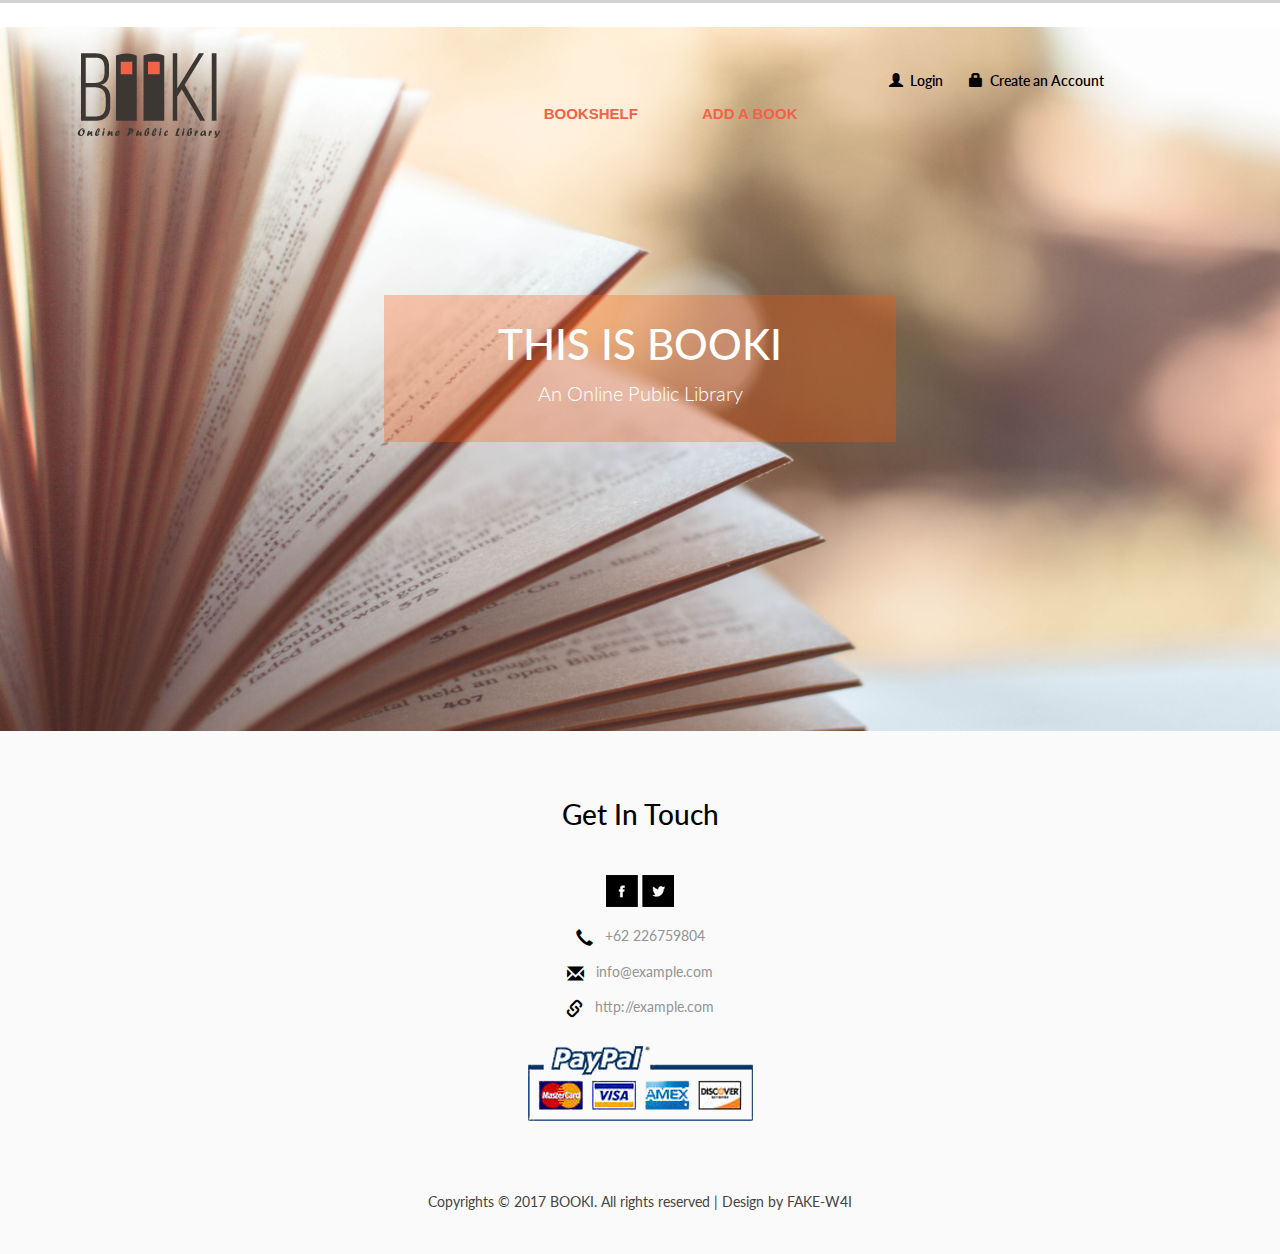
<file: index.html>
<!--A Design by W3layouts
Author: W3layout
Author URL: http://w3layouts.com
License: Creative Commons Attribution 3.0 Unported
License URL: http://creativecommons.org/licenses/by/3.0/
-->
<!DOCTYPE html>
<html>
<head>
<title>BOOKI</title>
<link href="css/bootstrap.css" rel="stylesheet" type="text/css" media="all" />
<!-- jQuery (necessary for Bootstrap's JavaScript plugins) -->
<script src="js/jquery.min.js"></script>
<!-- Custom Theme files -->
<!--theme-style-->
<link href="css/style.css" rel="stylesheet" type="text/css" media="all" />
<!--//theme-style-->
<meta name="viewport" content="width=device-width, initial-scale=1">
<meta http-equiv="Content-Type" content="text/html; charset=utf-8" />
<meta name="keywords" content="I wear Responsive web template, Bootstrap Web Templates, Flat Web Templates, Andriod Compatible web template,
Smartphone Compatible web template, free webdesigns for Nokia, Samsung, LG, SonyErricsson, Motorola web design" />
<script type="application/x-javascript"> addEventListener("load", function() { setTimeout(hideURLbar, 0); }, false); function hideURLbar(){ window.scrollTo(0,1); } </script>
<script type="text/javascript" src="js/move-top.js"></script>
<script type="text/javascript" src="js/easing.js"></script>
<!--fonts-->
<link href='//fonts.googleapis.com/css?family=Lato:100,300,400,700,900' rel='stylesheet' type='text/css'>
<link href='//fonts.googleapis.com/css?family=Montez' rel='stylesheet' type='text/css'>
<!--//fonts-->
<!-- start menu -->
<!--//slider-script-->
<script src="js/easyResponsiveTabs.js" type="text/javascript"></script>
		    <script type="text/javascript">
			    $(document).ready(function () {
			        $('#horizontalTab').easyResponsiveTabs({
			            type: 'default', //Types: default, vertical, accordion
			            width: 'auto', //auto or any width like 600px
			            fit: true   // 100% fit in a container
			        });
			    });

</script>
		  		 <!-- Bootstrap core JavaScript
    ================================================== -->
    <!-- Placed at the end of the document so the pages load faster -->
	<!-- js -->
		 <script src="js/bootstrap.js"></script>
	<!-- js -->
<script src="js/simpleCart.min.js"> </script>
<!-- start menu -->
<link href="css/memenu.css" rel="stylesheet" type="text/css" media="all" />
<script type="text/javascript" src="js/memenu.js"></script>
<script>$(document).ready(function(){$(".memenu").memenu();});</script>
<!-- /start menu -->
</head>
<body>
<!--header-->
		<div class="header-info">
			<div class="container">
					<div class="header-top-in">



					</div>
				</div>
			</div>
		<!-- may be destroyed later/ABYR-->
<div class="header">
	<div class="header-top">

			<div class="header-bottom">
			<div class="container">
				<div class="logo">
					<h1><a href="index.html"><img src="images/logo-01.png" alt=""></a></h1>
				</div>
		 <!---->

			<div class="top-nav">
				<ul class=" support-right" style="margin-right=0px">
					<li><a href="account.html"><i class="glyphicon glyphicon-user" class="men"> </i>Login</a></li>
					<li><a href="register.html"><i class="glyphicon glyphicon-lock" class="tele"> </i>Create an Account</a></li>
				</ul>
				<div class="clearfix"> </div>
				<ul class="memenu skyblue">
		 			<li ><a href="index.html">BookShelf</a></li>
		 			<li ><a href="#">Add a book</a></li>
		 		</ul>
				<div class="clearfix"> </div>
			</div>
					<!---->

					<!---->
				</div>
			<div class="clearfix"> </div>
		</div>
		</div>

	<div class="banner" >
		<div class="banner-top">
	         <h2>THIS IS BOOKI</h2>
	         <p>An Online Public Library</p>
</div>
 	</div>
 				<div class="clearfix"> </div>
			</div>
<!---->
<!---->
	<div class="footer">
			<div class="container ">
				<div class="col-md-4">

				</div>

				<div class="col-md-4 footer-bottom text-center">
					<h3 class="text-center">Get In Touch</h3>
					<div class="logo-footer text-center">
						<ul class="social text-center">
			                    <li><a href="#"><i class="fb"> </i> </a></li>
			                    <li><a href="#"><i class="twitter"></i></a></li>

			                    <div class="clearfix"></div>
			                </ul>
						<div class="clearfix"> </div>
					</div>
					<div class="indo">
						<ul class="social-footer ">
							<li><span><i class="glyphicon glyphicon-earphone"> </i>+62 226759804 </span></li>
							<li><a href="mailto:info@example.com"><i class="glyphicon glyphicon-envelope" class="mes"> </i>info@example.com</a></li>
							<li><a href="#"><i class="glyphicon glyphicon-link" class="mes-in"> </i>http://example.com</a></li>
						</ul>
						<a href="#"><img src="images/pa.png" alt=""></a>
						</div>
				</div>
				<div class="clearfix"> </div>
				<p class="footer-class">Copyrights © 2017 BOOKI. All rights reserved | Design by FAKE-W4I</p>
			</div>
		</div>
			 <!---->
<script type="text/javascript">
		$(document).ready(function() {
				/*
				var defaults = {
				containerID: 'toTop', // fading element id
				containerHoverID: 'toTopHover', // fading element hover id
				scrollSpeed: 1200,
				easingType: 'linear'
				};
				*/
		$().UItoTop({ easingType: 'easeOutQuart' });
});
</script>
<a href="#to-top" id="toTop" style="display: block;"> <span id="toTopHover" style="opacity: 1;"> </span></a>
<!---->

<!---->
</body>
</html>
</file>
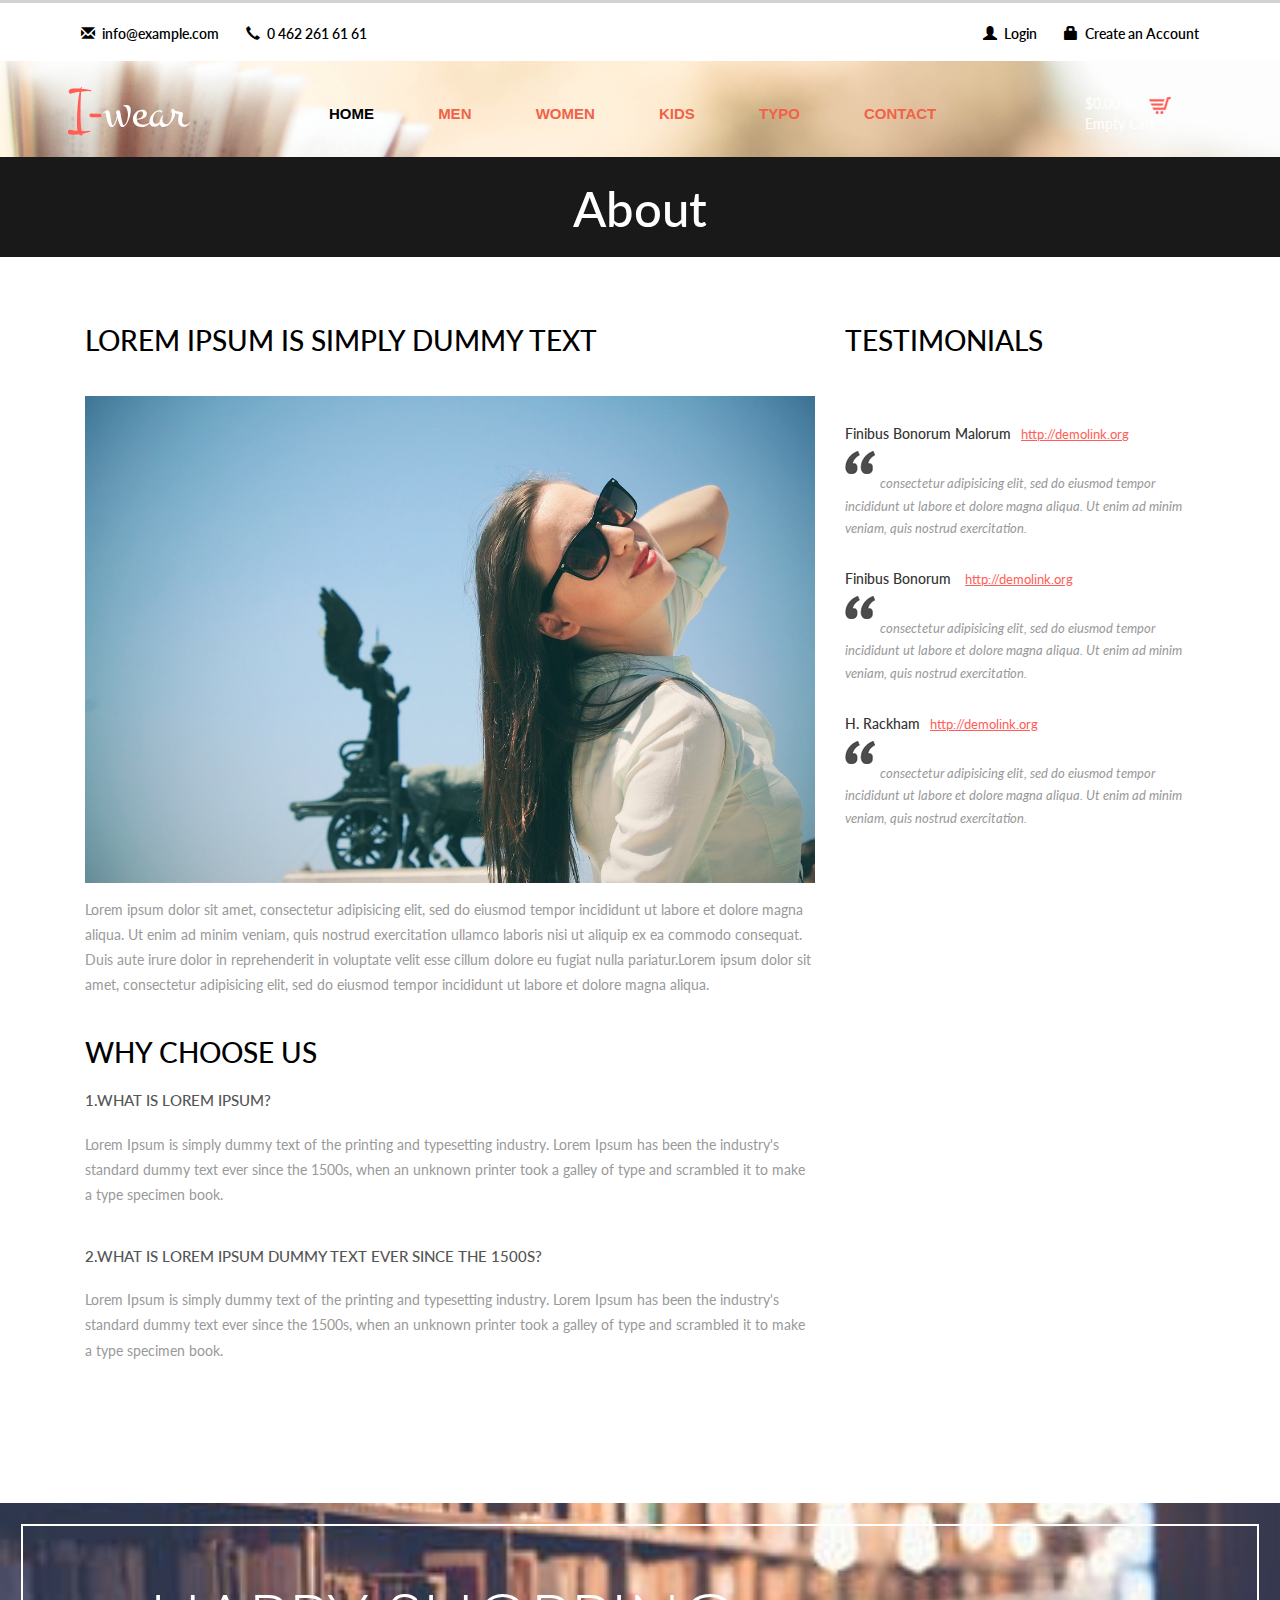
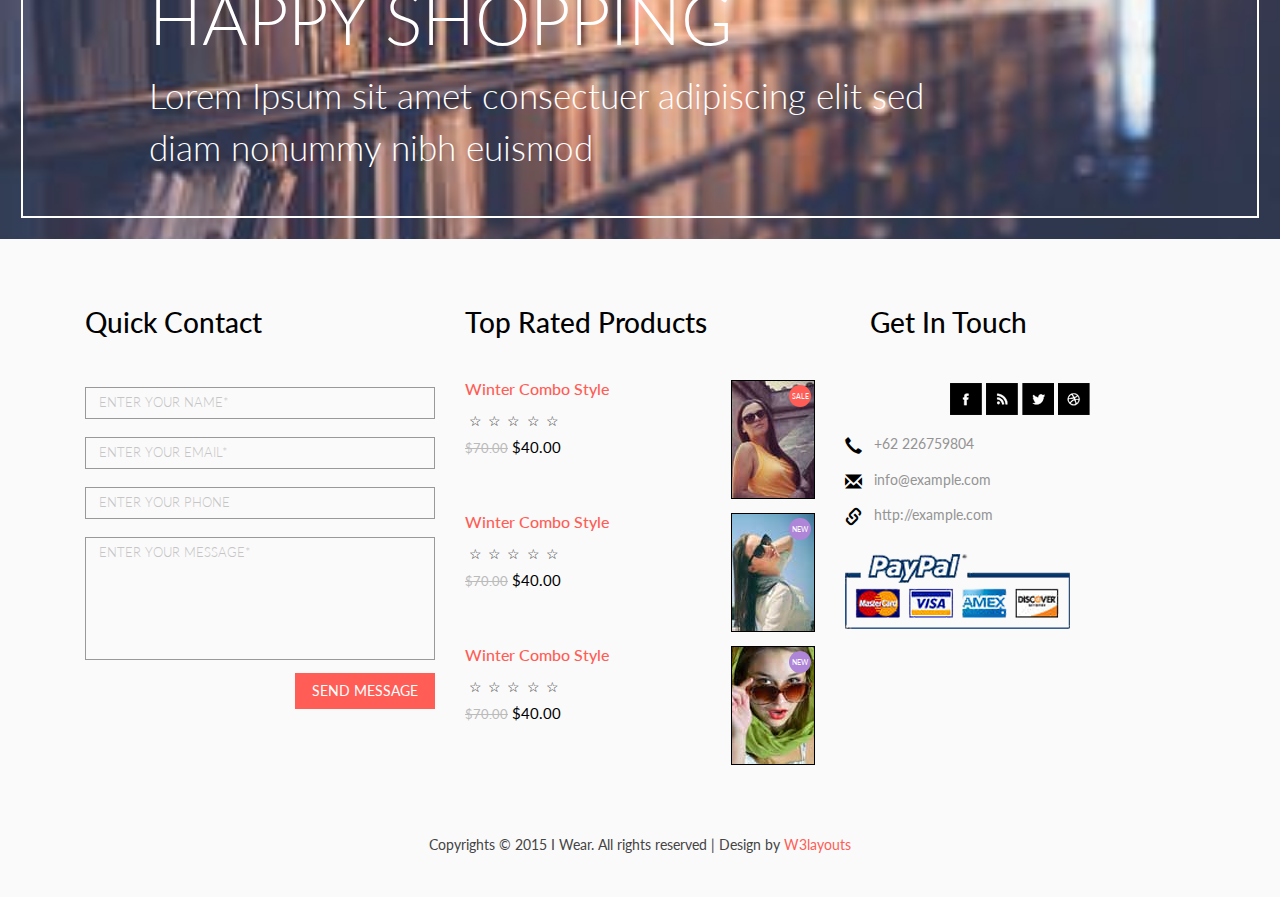
<file: about.html>
<!--A Design by W3layouts
Author: W3layout
Author URL: http://w3layouts.com
License: Creative Commons Attribution 3.0 Unported
License URL: http://creativecommons.org/licenses/by/3.0/
-->
<!DOCTYPE html>
<html>
<head>
<title>Booki</title>
<link href="css/bootstrap.css" rel="stylesheet" type="text/css" media="all" />
<!-- jQuery (necessary for Bootstrap's JavaScript plugins) -->
<script src="js/jquery.min.js"></script>
<!-- Custom Theme files -->
<!--theme-style-->
<link href="css/style.css" rel="stylesheet" type="text/css" media="all" />
<!--//theme-style-->
<meta name="viewport" content="width=device-width, initial-scale=1">
<meta http-equiv="Content-Type" content="text/html; charset=utf-8" />
<meta name="keywords" content="I-wear Responsive web template, Bootstrap Web Templates, Flat Web Templates, Andriod Compatible web template,
Smartphone Compatible web template, free webdesigns for Nokia, Samsung, LG, SonyErricsson, Motorola web design" />
<script type="application/x-javascript"> addEventListener("load", function() { setTimeout(hideURLbar, 0); }, false); function hideURLbar(){ window.scrollTo(0,1); } </script>
<script type="text/javascript" src="js/move-top.js"></script>
<script type="text/javascript" src="js/easing.js"></script>
<!--fonts-->
<link href='//fonts.googleapis.com/css?family=Lato:100,300,400,700,900' rel='stylesheet' type='text/css'>
<link href='//fonts.googleapis.com/css?family=Montez' rel='stylesheet' type='text/css'>
<!--//fonts-->
<script src="js/simpleCart.min.js"> </script>
<!-- start menu -->
<link href="css/memenu.css" rel="stylesheet" type="text/css" media="all" />
<script type="text/javascript" src="js/memenu.js"></script>
<script>$(document).ready(function(){$(".memenu").memenu();});</script>
<!-- /start menu -->
		  		 <!-- Bootstrap core JavaScript
    ================================================== -->
    <!-- Placed at the end of the document so the pages load faster -->
	<!-- js -->
		 <script src="js/bootstrap.js"></script>
	<!-- js -->

</head>
<body>

<!--header-->
		<div class="header-info">
			<div class="container">
					<div class="header-top-in">

						<ul class="support">
							<li><a href="mailto:info@example.com"><i class="glyphicon glyphicon-envelope"> </i>info@example.com</a></li>
							<li><span><i class="glyphicon glyphicon-earphone" class="tele-in"> </i>0 462 261 61 61</span></li>
						</ul>
						<ul class=" support-right">
							<li><a href="account.html"><i class="glyphicon glyphicon-user" class="men"> </i>Login</a></li>
							<li><a href="register.html"><i class="glyphicon glyphicon-lock" class="tele"> </i>Create an Account</a></li>
						</ul>
						<div class="clearfix"> </div>
					</div>
				</div>
			</div>
<div class="header header5">
	<div class="header-top">

			<div class="header-bottom">
			<div class="container">
				<div class="logo">
					<h1><a href="index.html">I-<span>wear</span></a></h1>
				</div>




			<div class="top-nav">
				<ul class="memenu skyblue"><li class="active"><a href="index.html">Home</a></li>
					<li class="grid"><a href="#">Men</a>
						<div class="mepanel">
							<div class="row">
								<div class="col1 me-one">
									<h4>Shop</h4>
									<ul>
										<li><a href="about.html">About</a></li>
										<li><a href="product.html">Men</a></li>
										<li><a href="product.html">Women</a></li>
										<li><a href="product.html">Accessories</a></li>
										<li><a href="product.html">Kids</a></li>
										<li><a href="product.html">login</a></li>
										<li><a href="product.html">Brands</a></li>
										<li><a href="product.html">My Shopping Bag</a></li>
									</ul>
								</div>
								<div class="col1 me-one">
									<h4>Style Zone</h4>
									<ul>
										<li><a href="product.html">Men</a></li>
										<li><a href="product.html">Women</a></li>
										<li><a href="product.html">Brands</a></li>
										<li><a href="product.html">Kids</a></li>
										<li><a href="product.html">Accessories</a></li>
										<li><a href="product.html">Style Videos</a></li>
									</ul>
								</div>
								<div class="col1 me-one">
									<h4>Popular Brands</h4>
									<ul>
										<li><a href="product.html">Levis</a></li>
										<li><a href="product.html">Persol</a></li>
										<li><a href="product.html">Nike</a></li>
										<li><a href="product.html">Edwin</a></li>
										<li><a href="product.html">New Balance</a></li>
										<li><a href="product.html">Jack & Jones</a></li>
										<li><a href="product.html">Paul Smith</a></li>
										<li><a href="product.html">Ray-Ban</a></li>
										<li><a href="product.html">Wood Wood</a></li>
									</ul>
								</div>
							</div>
						</div>
					</li>
					<li class="grid"><a href="#">Women</a>
						<div class="mepanel">
							<div class="row">
								<div class="col1 me-one">
									<h4>Shop</h4>
									<ul>
										<li><a href="about.html">About</a></li>
										<li><a href="product.html">Men</a></li>
										<li><a href="product.html">Women</a></li>
										<li><a href="product.html">Accessories</a></li>
										<li><a href="product.html">Kids</a></li>
										<li><a href="product.html">login</a></li>
										<li><a href="product.html">Brands</a></li>
										<li><a href="product.html">My Shopping Bag</a></li>
									</ul>
								</div>
								<div class="col1 me-one">
									<h4>Style Zone</h4>
									<ul>
										<li><a href="product.html">Men</a></li>
										<li><a href="product.html">Women</a></li>
										<li><a href="product.html">Brands</a></li>
										<li><a href="product.html">Kids</a></li>
										<li><a href="product.html">Accessories</a></li>
										<li><a href="product.html">Style Videos</a></li>
									</ul>
								</div>
								<div class="col1 me-one">
									<h4>Popular Brands</h4>
									<ul>
										<li><a href="product.html">Levis</a></li>
										<li><a href="product.html">Persol</a></li>
										<li><a href="product.html">Nike</a></li>
										<li><a href="product.html">Edwin</a></li>
										<li><a href="product.html">New Balance</a></li>
										<li><a href="product.html">Jack & Jones</a></li>
										<li><a href="product.html">Paul Smith</a></li>
										<li><a href="product.html">Ray-Ban</a></li>
										<li><a href="product.html">Wood Wood</a></li>
									</ul>
								</div>
							</div>
						</div>
					</li>
					<li class="grid"><a href="#">Kids</a>
						<div class="mepanel">
							<div class="row">
								<div class="col1 me-one">
									<h4>Shop</h4>
									<ul>
										<li><a href="about.html">About</a></li>
										<li><a href="product.html">Men</a></li>
										<li><a href="product.html">Women</a></li>
										<li><a href="product.html">Accessories</a></li>
										<li><a href="product.html">Kids</a></li>
										<li><a href="product.html">login</a></li>
										<li><a href="product.html">Brands</a></li>
										<li><a href="product.html">My Shopping Bag</a></li>
									</ul>
								</div>
								<div class="col1 me-one">
									<h4>Style Zone</h4>
									<ul>
										<li><a href="product.html">Men</a></li>
										<li><a href="product.html">Women</a></li>
										<li><a href="product.html">Brands</a></li>
										<li><a href="product.html">Kids</a></li>
										<li><a href="product.html">Accessories</a></li>
										<li><a href="product.html">Style Videos</a></li>
									</ul>
								</div>
								<div class="col1 me-one">
									<h4>Popular Brands</h4>
									<ul>
										<li><a href="product.html">Levis</a></li>
										<li><a href="product.html">Persol</a></li>
										<li><a href="product.html">Nike</a></li>
										<li><a href="product.html">Edwin</a></li>
										<li><a href="product.html">New Balance</a></li>
										<li><a href="product.html">Jack & Jones</a></li>
										<li><a href="product.html">Paul Smith</a></li>
										<li><a href="product.html">Ray-Ban</a></li>
										<li><a href="product.html">Wood Wood</a></li>
									</ul>
								</div>
							</div>
						</div>
					</li>
					<li class="grid"><a href="typography.html">Typo</a>

					</li>
					<li class="grid"><a href="contact.html">Contact</a>

					</li>
				</ul>
				<div class="clearfix"> </div>
			</div>
					<!---->
					<div class="cart box_1">
						<a href="checkout.html">
						<h3> <div class="total">
							<span class="simpleCart_total"> </span> (<span id="simpleCart_quantity" class="simpleCart_quantity"> </span>)</div>
							<img src="images/cart2-2.png" alt=""/></h3>
						</a>
						<p><a href="javascript:;" class="simpleCart_empty">Empty Cart</a></p>
						<div class="clearfix"> </div>
					</div>

<div class="clearfix"> </div>
					<!---->
				</div>

			</div>
			<div class="clearfix"> </div>
		</div>
		</div>
</div>
<!---->
<!---->
<div class="back">
	<h2>About</h2>
</div>
		<!---->
		<div class="container">
	  <div class="box_4">
	  	<div class="col-md-8 about_left">
	  		<h3>Lorem Ipsum is simply dummy text </h3>
	        <img src="images/banner.jpg" class="img-responsive" alt="">
		    <p>Lorem ipsum dolor sit amet, consectetur adipisicing elit, sed do eiusmod tempor incididunt ut labore et dolore magna aliqua. Ut enim ad minim veniam, quis nostrud exercitation ullamco laboris nisi ut aliquip ex ea commodo consequat. Duis aute irure dolor in reprehenderit in voluptate velit esse cillum dolore eu fugiat nulla pariatur.Lorem ipsum dolor sit amet, consectetur adipisicing elit, sed do eiusmod tempor incididunt ut labore et dolore magna aliqua.</p>
	       <div class="faqs">
				       <h4>Why Choose Us</h4>
				       <div class="questions">
							<h5>1.What is Lorem Ipsum?</h5>
	        				<p>Lorem Ipsum is simply dummy text of the printing and typesetting industry. Lorem Ipsum has been the industry's standard dummy text ever since the 1500s, when an unknown printer took a galley of type and scrambled it to make a type specimen book.</p>
	        		   </div>

			        		   <div class="questions">
									<h5>2.What is Lorem Ipsum dummy text ever since the 1500s?</h5>
			        				<p>Lorem Ipsum is simply dummy text of the printing and typesetting industry. Lorem Ipsum has been the industry's standard dummy text ever since the 1500s, when an unknown printer took a galley of type and scrambled it to make a type specimen book.</p>
			        			</div>
				   </div>
	  	</div>
	  	<div class="col-md-4 sidebar">
	  		      <h3>Testimonials</h3>
		  			    <div class="testimonials">
		  					 <h5>Finibus Bonorum Malorum<span><a href="#">http://demolink.org</a></span></h5>
		  					 <p><span class="quotes"></span>consectetur adipisicing elit, sed do eiusmod tempor incididunt ut labore et dolore magna aliqua. Ut enim ad minim veniam, quis nostrud exercitation.<span class="quotes-down"></span></p>
		  				</div>
		  				<div class="testimonials">
		  					 <h5>Finibus Bonorum <span><a href="#">http://demolink.org</a></span></h5>
		  					 <p><span class="quotes"></span>consectetur adipisicing elit, sed do eiusmod tempor incididunt ut labore et dolore magna aliqua. Ut enim ad minim veniam, quis nostrud exercitation.<span class="quotes-down"></span></p>
		  				</div>
		  				<div class="testimonials">
		  					 <h5>H. Rackham<span><a href="#">http://demolink.org</a></span></h5>
		  					 <p><span class="quotes"></span>consectetur adipisicing elit, sed do eiusmod tempor incididunt ut labore et dolore magna aliqua. Ut enim ad minim veniam, quis nostrud exercitation.<span class="quotes-down"></span></p>
		  				</div>

	  	</div>
	  	<div class="clearfix"> </div>
	  </div>

          	</div>

			<!---->
				<div class="bottom-grid1">

					<div class="fit1">
						<h3>HAPPY SHOPPING</h3>
						<p>Lorem Ipsum sit amet consectuer adipiscing elit
sed diam nonummy nibh euismod</p>
					</div>
				</div>
<!---->
	<div class="footer">
		<div class="container">
			<div class="col-md-4 footer-top">
				<h3>Quick Contact</h3>
				<form>

						<input type="text" value="ENTER YOUR NAME*" onfocus="this.value='';" onblur="if (this.value == '') {this.value ='ENTER YOUR NAME*';}">

						<input type="text" value="ENTER YOUR EMAIL*" onfocus="this.value='';" onblur="if (this.value == '') {this.value ='ENTER YOUR EMAIL*';}">

						<input type="text" value="ENTER YOUR PHONE" onfocus="this.value='';" onblur="if (this.value == '') {this.value ='ENTER YOUR PHONE';}">

						<textarea cols="77" rows="6" value="" onfocus="this.value='';" onblur="if (this.value == '') {this.value = 'ENTER YOUR MESSAGE*';}">ENTER YOUR MESSAGE*</textarea>

							<input type="submit" value="SEND MESSAGE" >

					</form>

			</div>
			<div class="col-md-4 footer-middle">
				<h3>Top Rated Products</h3>
					<div class="product-go">
							<div class="grid-product">
								<h6><a href="#" >Winter Combo Style</a></h6>
								<div class="rating">
									<span>☆</span>
									<span>☆</span>
									<span>☆</span>
									<span>☆</span>
									<span>☆</span>
								</div>
								<span class=" price-in"><small>$70.00</small> $40.00</span>
							</div>
								<div class="fashion">
									<a href="#"><img class="img-responsive " src="images/f1.jpg" alt="">
									<p>SALE</p></a>
								</div>
							<div class="clearfix"> </div>
							</div>
								<div class="product-go">
							<div class="grid-product">
								<h6><a href="#" >Winter Combo Style</a></h6>
								<div class="rating">
									<span>☆</span>
									<span>☆</span>
									<span>☆</span>
									<span>☆</span>
									<span>☆</span>
								</div>
								<span class=" price-in"><small>$70.00</small> $40.00</span>
							</div>
								<div class="fashion">
									<a href="#"><img class="img-responsive " src="images/f2.jpg" alt="">
									<p class="new1">NEW</p></a>
								</div>
							<div class="clearfix"> </div>
							</div>
								<div class="product-go">
							<div class="grid-product">
								<h6><a href="#" >Winter Combo Style</a></h6>
								<div class="rating">
									<span>☆</span>
									<span>☆</span>
									<span>☆</span>
									<span>☆</span>
									<span>☆</span>
								</div>
								<span class=" price-in"><small>$70.00</small> $40.00</span>
							</div>
								<div class="fashion">
									<a href="#"><img class="img-responsive " src="images/f3.jpg" alt="">
									<p class="new1">NEW</p></a>
								</div>
							<div class="clearfix"> </div>
							</div>

			</div>
			<div class="col-md-4 footer-bottom">
				<h3>Get In Touch</h3>
				<div class="logo-footer">
					<ul class="social">
		                    <li><a href="#"><i class="fb"> </i> </a></li>
		                    <li><a href="#"><i class="rss"></i></a></li>
		                    <li><a href="#"><i class="twitter"></i></a></li>
		                    <li><a href="#"><i class="dribble"></i></a></li>
		                    <div class="clearfix"></div>
		                </ul>
					<div class="clearfix"> </div>
				</div>
				<div class="indo">
					<ul class="social-footer ">
						<li><span><i class="glyphicon glyphicon-earphone"> </i>+62 226759804 </span></li>
						<li><a href="mailto:info@example.com"><i class="glyphicon glyphicon-envelope" class="mes"> </i>info@example.com</a></li>
						<li><a href="#"><i class="glyphicon glyphicon-link" class="mes-in"> </i>http://example.com</a></li>
					</ul>
					<a href="#"><img src="images/pa.png" alt=""></a>
					</div>
			</div>
			<div class="clearfix"> </div>
			<p class="footer-class">Copyrights © 2015 I Wear. All rights reserved | Design by <a href="http://w3layouts.com/">W3layouts</a></p>
		</div>
	</div>
				 <!---->
<script type="text/javascript">
		$(document).ready(function() {
				/*
				var defaults = {
				containerID: 'toTop', // fading element id
				containerHoverID: 'toTopHover', // fading element hover id
				scrollSpeed: 1200,
				easingType: 'linear'
				};
				*/
		$().UItoTop({ easingType: 'easeOutQuart' });
});
</script>
<a href="#to-top" id="toTop" style="display: block;"> <span id="toTopHover" style="opacity: 1;"> </span></a>
<!---->
<!---->
</body>
</html>
</file>
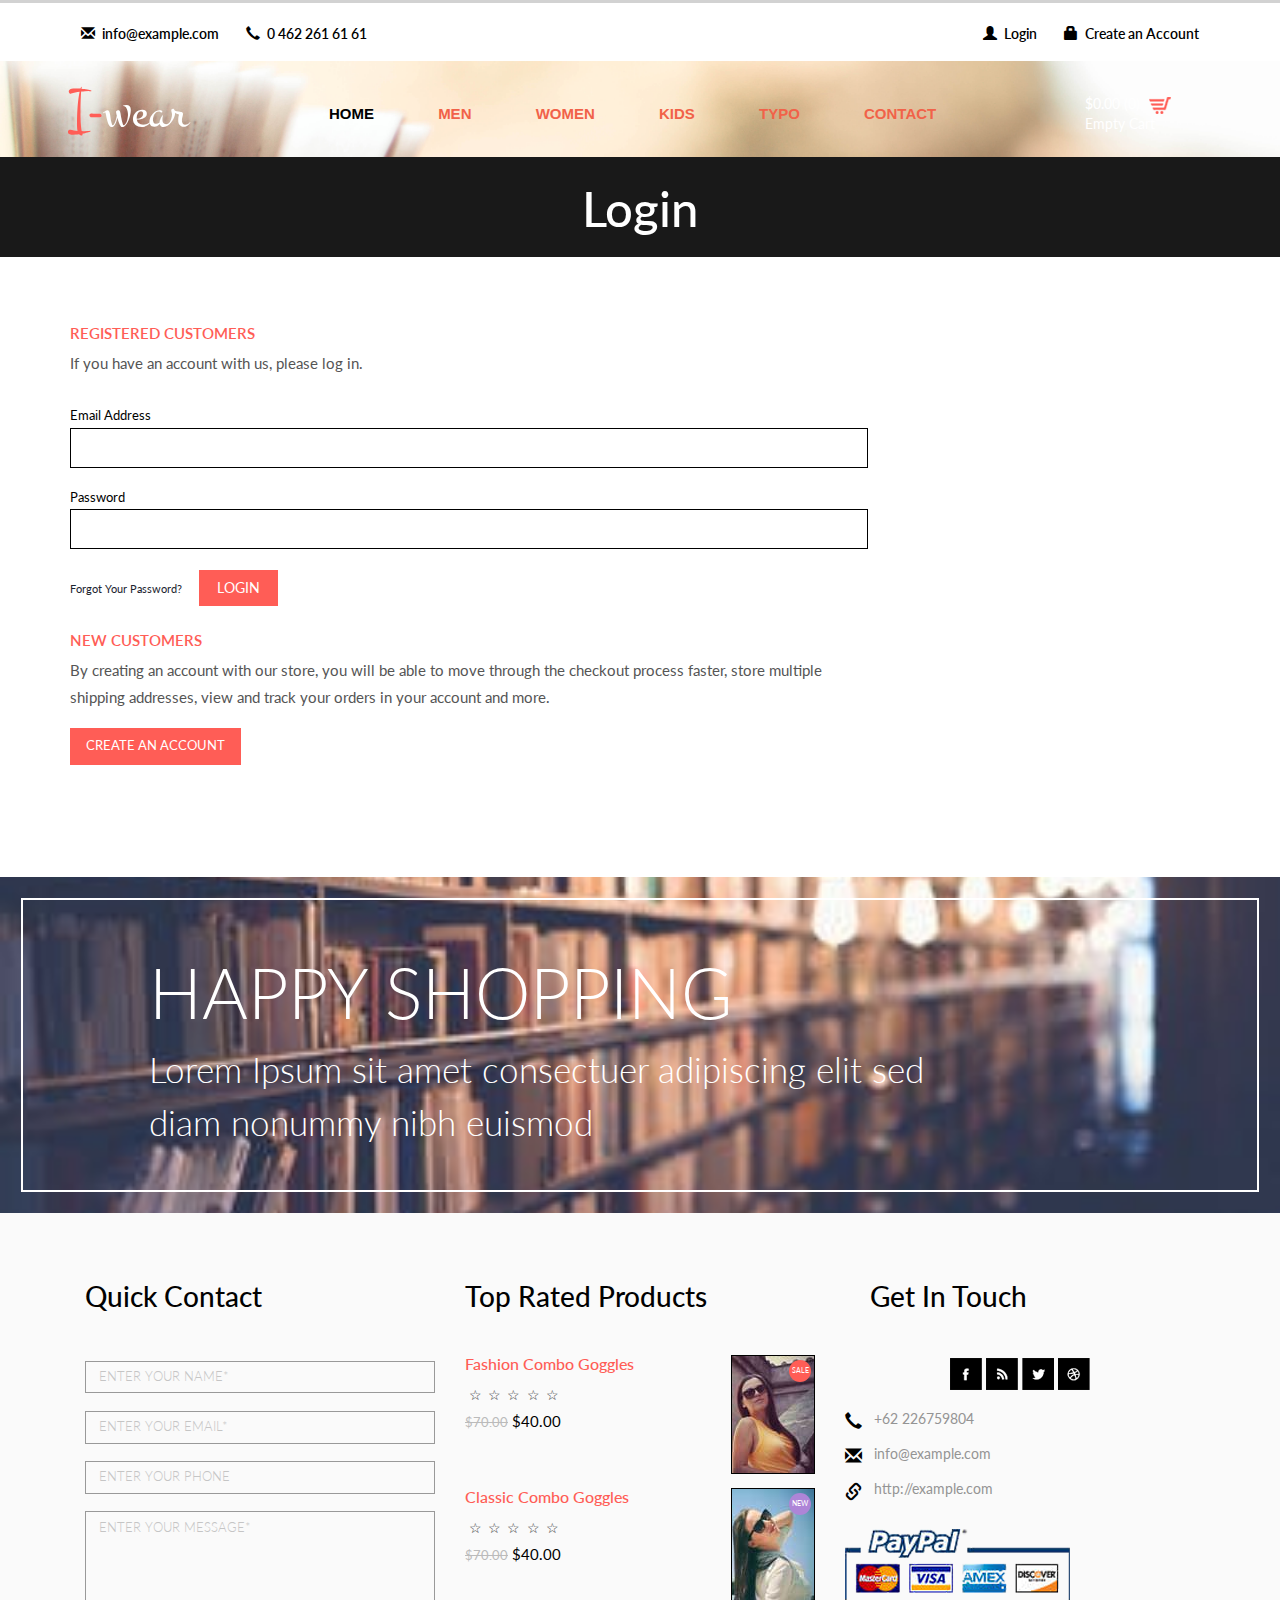
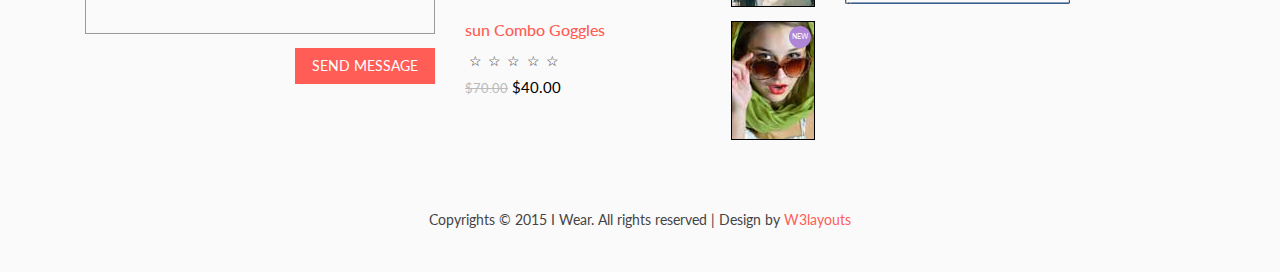
<file: account.html>
<!--A Design by W3layouts 
Author: W3layout
Author URL: http://w3layouts.com
License: Creative Commons Attribution 3.0 Unported
License URL: http://creativecommons.org/licenses/by/3.0/
-->
<!DOCTYPE html>
<html>
<head>
<title>I-wear A Ecommerce Category Flat Bootstarp Resposive Website Template | Account :: w3layouts</title>
<link href="css/bootstrap.css" rel="stylesheet" type="text/css" media="all" />
<!-- jQuery (necessary for Bootstrap's JavaScript plugins) -->
<script src="js/jquery.min.js"></script>
<!-- Custom Theme files -->
<!--theme-style-->
<link href="css/style.css" rel="stylesheet" type="text/css" media="all" />	
<!--//theme-style-->
<meta name="viewport" content="width=device-width, initial-scale=1">
<meta http-equiv="Content-Type" content="text/html; charset=utf-8" />
<meta name="keywords" content="I-wear Responsive web template, Bootstrap Web Templates, Flat Web Templates, Andriod Compatible web template, 
Smartphone Compatible web template, free webdesigns for Nokia, Samsung, LG, SonyErricsson, Motorola web design" />
<script type="application/x-javascript"> addEventListener("load", function() { setTimeout(hideURLbar, 0); }, false); function hideURLbar(){ window.scrollTo(0,1); } </script>
<script type="text/javascript" src="js/move-top.js"></script>
<script type="text/javascript" src="js/easing.js"></script>
<!--fonts-->
<link href='//fonts.googleapis.com/css?family=Lato:100,300,400,700,900' rel='stylesheet' type='text/css'>
<link href='//fonts.googleapis.com/css?family=Montez' rel='stylesheet' type='text/css'>
<!--//fonts-->
<!-- start menu -->
<!--//slider-script-->
<script src="js/easyResponsiveTabs.js" type="text/javascript"></script>
		    <script type="text/javascript">
			    $(document).ready(function () {
			        $('#horizontalTab').easyResponsiveTabs({
			            type: 'default', //Types: default, vertical, accordion           
			            width: 'auto', //auto or any width like 600px
			            fit: true   // 100% fit in a container
			        });
			    });
				
</script>	
		  		 <!-- Bootstrap core JavaScript
    ================================================== -->
    <!-- Placed at the end of the document so the pages load faster -->
	<!-- js -->
		 <script src="js/bootstrap.js"></script>
	<!-- js -->
<script src="js/simpleCart.min.js"> </script>
<!-- start menu -->
<link href="css/memenu.css" rel="stylesheet" type="text/css" media="all" />
<script type="text/javascript" src="js/memenu.js"></script>
<script>$(document).ready(function(){$(".memenu").memenu();});</script>	
<!-- /start menu -->
</head>
<body> 
<!--header-->	
		<div class="header-info">
			<div class="container">
					<div class="header-top-in">
						
						<ul class="support">
							<li><a href="mailto:info@example.com"><i class="glyphicon glyphicon-envelope"> </i>info@example.com</a></li>
							<li><span><i class="glyphicon glyphicon-earphone" class="tele-in"> </i>0 462 261 61 61</span></li>			
						</ul>
						<ul class=" support-right">
							<li><a href="account.html"><i class="glyphicon glyphicon-user" class="men"> </i>Login</a></li>
							<li><a href="register.html"><i class="glyphicon glyphicon-lock" class="tele"> </i>Create an Account</a></li>			
						</ul>
						<div class="clearfix"> </div>
					</div>
				</div>
			</div>	
<div class="header header5">
	<div class="header-top">

			<div class="header-bottom">
			<div class="container">			
				<div class="logo">
					<h1><a href="index.html">I-<span>wear</span></a></h1>
				</div>
		 <!---->
		 
			<div class="top-nav">
				<ul class="memenu skyblue"><li class="active"><a href="index.html">Home</a></li>
					<li class="grid"><a href="#">Men</a>
						<div class="mepanel">
							<div class="row">
								<div class="col1 me-one">
									<h4>Shop</h4>
									<ul>
										<li><a href="about.html">About</a></li>
										<li><a href="product.html">Men</a></li>
										<li><a href="product.html">Women</a></li>
										<li><a href="product.html">Accessories</a></li>
										<li><a href="product.html">Kids</a></li>
										<li><a href="product.html">login</a></li>
										<li><a href="product.html">Brands</a></li>
										<li><a href="product.html">My Shopping Bag</a></li>
									</ul>
								</div>
								<div class="col1 me-one">
									<h4>Style Zone</h4>
									<ul>
										<li><a href="product.html">Men</a></li>
										<li><a href="product.html">Women</a></li>
										<li><a href="product.html">Brands</a></li>
										<li><a href="product.html">Kids</a></li>
										<li><a href="product.html">Accessories</a></li>
										<li><a href="product.html">Style Videos</a></li>
									</ul>	
								</div>
								<div class="col1 me-one">
									<h4>Popular Brands</h4>
									<ul>
										<li><a href="product.html">Levis</a></li>
										<li><a href="product.html">Persol</a></li>
										<li><a href="product.html">Nike</a></li>
										<li><a href="product.html">Edwin</a></li>
										<li><a href="product.html">New Balance</a></li>
										<li><a href="product.html">Jack & Jones</a></li>
										<li><a href="product.html">Paul Smith</a></li>
										<li><a href="product.html">Ray-Ban</a></li>
										<li><a href="product.html">Wood Wood</a></li>
									</ul>	
								</div>
							</div>
						</div>
					</li>
					<li class="grid"><a href="#">Women</a>
						<div class="mepanel">
							<div class="row">
								<div class="col1 me-one">
									<h4>Shop</h4>
									<ul>
										<li><a href="about.html">About</a></li>
										<li><a href="product.html">Men</a></li>
										<li><a href="product.html">Women</a></li>
										<li><a href="product.html">Accessories</a></li>
										<li><a href="product.html">Kids</a></li>
										<li><a href="product.html">login</a></li>
										<li><a href="product.html">Brands</a></li>
										<li><a href="product.html">My Shopping Bag</a></li>
									</ul>
								</div>
								<div class="col1 me-one">
									<h4>Style Zone</h4>
									<ul>
										<li><a href="product.html">Men</a></li>
										<li><a href="product.html">Women</a></li>
										<li><a href="product.html">Brands</a></li>
										<li><a href="product.html">Kids</a></li>
										<li><a href="product.html">Accessories</a></li>
										<li><a href="product.html">Style Videos</a></li>
									</ul>	
								</div>
								<div class="col1 me-one">
									<h4>Popular Brands</h4>
									<ul>
										<li><a href="product.html">Levis</a></li>
										<li><a href="product.html">Persol</a></li>
										<li><a href="product.html">Nike</a></li>
										<li><a href="product.html">Edwin</a></li>
										<li><a href="product.html">New Balance</a></li>
										<li><a href="product.html">Jack & Jones</a></li>
										<li><a href="product.html">Paul Smith</a></li>
										<li><a href="product.html">Ray-Ban</a></li>
										<li><a href="product.html">Wood Wood</a></li>
									</ul>	
								</div>
							</div>
						</div>
					</li>
					<li class="grid"><a href="#">Kids</a>
						<div class="mepanel">
							<div class="row">
								<div class="col1 me-one">
									<h4>Shop</h4>
									<ul>
										<li><a href="about.html">About</a></li>
										<li><a href="product.html">Men</a></li>
										<li><a href="product.html">Women</a></li>
										<li><a href="product.html">Accessories</a></li>
										<li><a href="product.html">Kids</a></li>
										<li><a href="product.html">login</a></li>
										<li><a href="product.html">Brands</a></li>
										<li><a href="product.html">My Shopping Bag</a></li>
									</ul>
								</div>
								<div class="col1 me-one">
									<h4>Style Zone</h4>
									<ul>
										<li><a href="product.html">Men</a></li>
										<li><a href="product.html">Women</a></li>
										<li><a href="product.html">Brands</a></li>
										<li><a href="product.html">Kids</a></li>
										<li><a href="product.html">Accessories</a></li>
										<li><a href="product.html">Style Videos</a></li>
									</ul>	
								</div>
								<div class="col1 me-one">
									<h4>Popular Brands</h4>
									<ul>
										<li><a href="product.html">Levis</a></li>
										<li><a href="product.html">Persol</a></li>
										<li><a href="product.html">Nike</a></li>
										<li><a href="product.html">Edwin</a></li>
										<li><a href="product.html">New Balance</a></li>
										<li><a href="product.html">Jack & Jones</a></li>
										<li><a href="product.html">Paul Smith</a></li>
										<li><a href="product.html">Ray-Ban</a></li>
										<li><a href="product.html">Wood Wood</a></li>
									</ul>	
								</div>
							</div>
						</div>
					</li>
					<li class="grid"><a href="typography.html">Typo</a>
						
					</li>
					<li class="grid"><a href="contact.html">Contact</a>
						
					</li>
				</ul>
				<div class="clearfix"> </div>
			</div>
					<!---->
					<div class="cart box_1">
						<a href="checkout.html">
						<h3> <div class="total">
							<span class="simpleCart_total"> </span> (<span id="simpleCart_quantity" class="simpleCart_quantity"> </span>)</div>
							<img src="images/cart2-2.png" alt=""/></h3>
						</a>
						<p><a href="javascript:;" class="simpleCart_empty">Empty Cart</a></p>
						<div class="clearfix"> </div>
					</div>

<div class="clearfix"> </div>
					<!---->
				</div>
			<div class="clearfix"> </div>
		</div>
		</div>	
 				<div class="clearfix"> </div>	
			</div>
<!---->
<div class="back">
	<h2>Login</h2>
</div>
		<!---->
		<div class="container">
		<div class="account_grid">
			   <div class=" login-right">
			  	<h3>REGISTERED CUSTOMERS</h3>
				<p>If you have an account with us, please log in.</p>
				<form>
				  <div>
					<span>Email Address</span>
					<input type="text"> 
				  </div>
				  <div>
					<span>Password</span>
					<input type="text"> 
				  </div>
				  <a class="forgot" href="#">Forgot Your Password?</a>
				  <input type="submit" value="Login">
			    </form>
			   </div>	
			    <div class=" login-left">
			  	 <h3>NEW CUSTOMERS</h3>
				 <p>By creating an account with our store, you will be able to move through the checkout process faster, store multiple shipping addresses, view and track your orders in your account and more.</p>
				 <a class="acount-btn" href="register.html">Create an Account</a>
			   </div>
			
			 </div>
		
			</div>
			<!---->
				<div class="bottom-grid1">
					
					<div class="fit1">
						<h3>HAPPY SHOPPING</h3>
						<p>Lorem Ipsum sit amet consectuer adipiscing elit
sed diam nonummy nibh euismod</p>
					</div>
				</div>
<!---->
	<!---->
	<div class="footer">
		<div class="container">
			<div class="col-md-4 footer-top">
				<h3>Quick Contact</h3>
				<form>
						
						<input type="text" value="ENTER YOUR NAME*" onfocus="this.value='';" onblur="if (this.value == '') {this.value ='ENTER YOUR NAME*';}">
						
						<input type="text" value="ENTER YOUR EMAIL*" onfocus="this.value='';" onblur="if (this.value == '') {this.value ='ENTER YOUR EMAIL*';}">
						
						<input type="text" value="ENTER YOUR PHONE" onfocus="this.value='';" onblur="if (this.value == '') {this.value ='ENTER YOUR PHONE';}">
					
						<textarea cols="77" rows="6" value="" onfocus="this.value='';" onblur="if (this.value == '') {this.value = 'ENTER YOUR MESSAGE*';}">ENTER YOUR MESSAGE*</textarea>
						
							<input type="submit" value="SEND MESSAGE" >
						
					</form>

			</div>
			<div class="col-md-4 footer-middle">
				<h3>Top Rated Products</h3>
					<div class="product-go">
							<div class="grid-product">
								<h6><a href="#" >Fashion Combo Goggles</a></h6>
								<div class="rating">
									<span>☆</span>
									<span>☆</span>
									<span>☆</span>
									<span>☆</span>
									<span>☆</span>
								</div>
								<span class=" price-in"><small>$70.00</small> $40.00</span>
							</div>
								<div class="fashion">
									<a href="#"><img class="img-responsive " src="images/f1.jpg" alt="">
									<p>SALE</p></a>
								</div>
							<div class="clearfix"> </div>
							</div>
								<div class="product-go">
							<div class="grid-product">
								<h6><a href="#" >Classic Combo Goggles</a></h6>
								<div class="rating">
									<span>☆</span>
									<span>☆</span>
									<span>☆</span>
									<span>☆</span>
									<span>☆</span>
								</div>
								<span class=" price-in"><small>$70.00</small> $40.00</span>
							</div>
								<div class="fashion">
									<a href="#"><img class="img-responsive " src="images/f2.jpg" alt="">
									<p class="new1">NEW</p></a>
								</div>
							<div class="clearfix"> </div>
							</div>
								<div class="product-go">
							<div class="grid-product">
								<h6><a href="#" >sun Combo Goggles</a></h6>
								<div class="rating">
									<span>☆</span>
									<span>☆</span>
									<span>☆</span>
									<span>☆</span>
									<span>☆</span>
								</div>
								<span class=" price-in"><small>$70.00</small> $40.00</span>
							</div>
								<div class="fashion">
									<a href="#"><img class="img-responsive " src="images/f3.jpg" alt="">
									<p class="new1">NEW</p></a>
								</div>
							<div class="clearfix"> </div>
							</div>

			</div>
			<div class="col-md-4 footer-bottom">
				<h3>Get In Touch</h3>
				<div class="logo-footer">
					<ul class="social">
		                    <li><a href="#"><i class="fb"> </i> </a></li>
		                    <li><a href="#"><i class="rss"></i></a></li>
		                    <li><a href="#"><i class="twitter"></i></a></li>
		                    <li><a href="#"><i class="dribble"></i></a></li>
		                    <div class="clearfix"></div>
		                </ul>
					<div class="clearfix"> </div>
				</div>
				<div class="indo">
					<ul class="social-footer ">
						<li><span><i class="glyphicon glyphicon-earphone"> </i>+62 226759804 </span></li>
						<li><a href="mailto:info@example.com"><i class="glyphicon glyphicon-envelope" class="mes"> </i>info@example.com</a></li>
						<li><a href="#"><i class="glyphicon glyphicon-link" class="mes-in"> </i>http://example.com</a></li>
					</ul>
					<a href="#"><img src="images/pa.png" alt=""></a>
					</div>
			</div>
			<div class="clearfix"> </div>
			<p class="footer-class">Copyrights © 2015 I Wear. All rights reserved | Design by <a href="http://w3layouts.com/">W3layouts</a></p>
		</div>
	</div>
				 <!---->
<script type="text/javascript">
		$(document).ready(function() {
				/*
				var defaults = {
				containerID: 'toTop', // fading element id
				containerHoverID: 'toTopHover', // fading element hover id
				scrollSpeed: 1200,
				easingType: 'linear' 
				};
				*/
		$().UItoTop({ easingType: 'easeOutQuart' });
});
</script>
<a href="#to-top" id="toTop" style="display: block;"> <span id="toTopHover" style="opacity: 1;"> </span></a>
<!----> 
<!---->
</body>
</html>
</file>
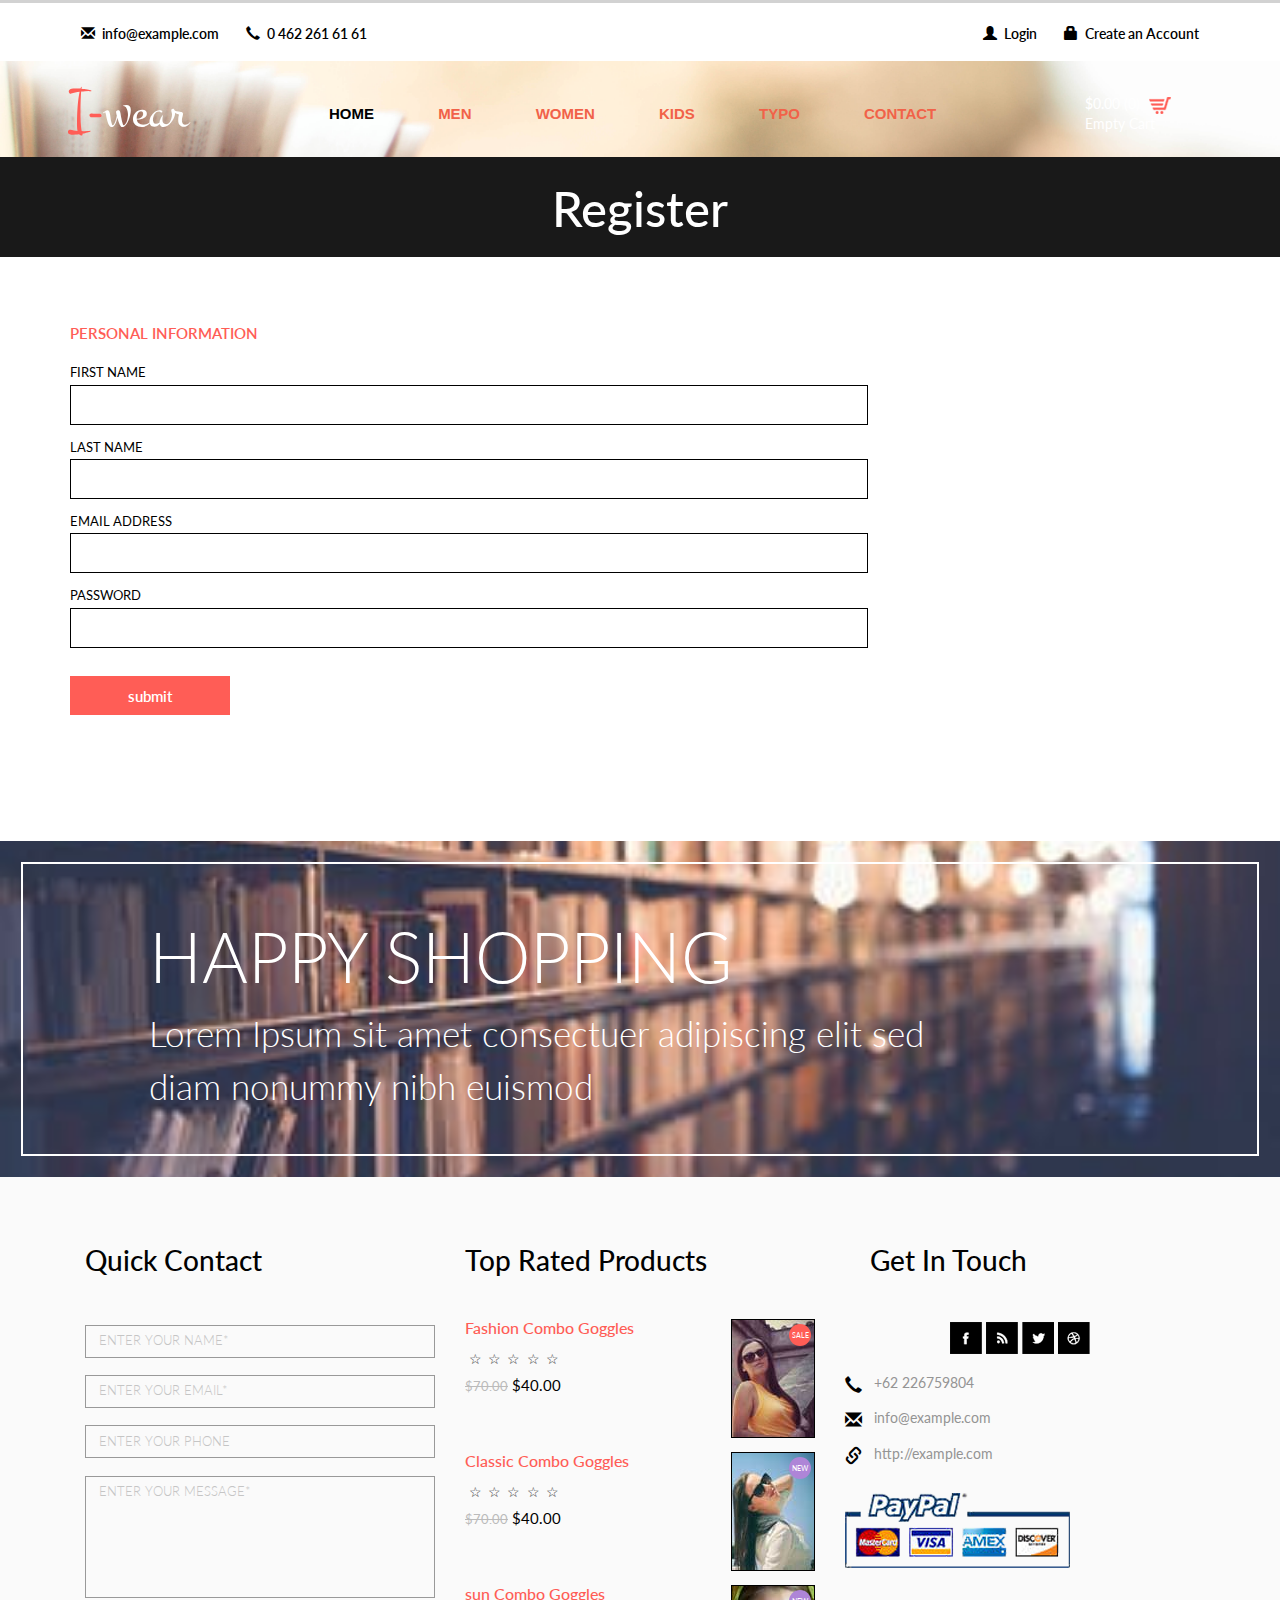
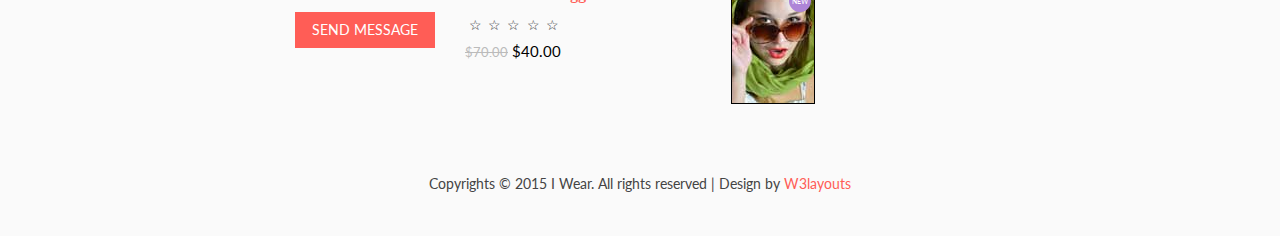
<file: register.html>
<!--A Design by W3layouts 
Author: W3layout
Author URL: http://w3layouts.com
License: Creative Commons Attribution 3.0 Unported
License URL: http://creativecommons.org/licenses/by/3.0/
-->
<!DOCTYPE html>
<html>
<head>
<title>I-wear A Ecommerce Category Flat Bootstarp Resposive Website Template | Register :: w3layouts</title>
<link href="css/bootstrap.css" rel="stylesheet" type="text/css" media="all" />
<!-- jQuery (necessary for Bootstrap's JavaScript plugins) -->
<script src="js/jquery.min.js"></script>
<!-- Custom Theme files -->
<!--theme-style-->
<link href="css/style.css" rel="stylesheet" type="text/css" media="all" />	
<!--//theme-style-->
<meta name="viewport" content="width=device-width, initial-scale=1">
<meta http-equiv="Content-Type" content="text/html; charset=utf-8" />
<meta name="keywords" content="I-wear Responsive web template, Bootstrap Web Templates, Flat Web Templates, Andriod Compatible web template, 
Smartphone Compatible web template, free webdesigns for Nokia, Samsung, LG, SonyErricsson, Motorola web design" />
<script type="application/x-javascript"> addEventListener("load", function() { setTimeout(hideURLbar, 0); }, false); function hideURLbar(){ window.scrollTo(0,1); } </script>
<script type="text/javascript" src="js/move-top.js"></script>
<script type="text/javascript" src="js/easing.js"></script>
<!--fonts-->
<link href='//fonts.googleapis.com/css?family=Lato:100,300,400,700,900' rel='stylesheet' type='text/css'>
<link href='//fonts.googleapis.com/css?family=Montez' rel='stylesheet' type='text/css'>
<!--//fonts-->
<!-- start menu -->

<!--//slider-script-->

<script src="js/easyResponsiveTabs.js" type="text/javascript"></script>
		    <script type="text/javascript">
			    $(document).ready(function () {
			        $('#horizontalTab').easyResponsiveTabs({
			            type: 'default', //Types: default, vertical, accordion           
			            width: 'auto', //auto or any width like 600px
			            fit: true   // 100% fit in a container
			        });
			    });
				
</script>	
		  		 <!-- Bootstrap core JavaScript
    ================================================== -->
    <!-- Placed at the end of the document so the pages load faster -->
	<!-- js -->
		 <script src="js/bootstrap.js"></script>
	<!-- js -->

<script src="js/simpleCart.min.js"> </script>
<!-- start menu -->
<link href="css/memenu.css" rel="stylesheet" type="text/css" media="all" />
<script type="text/javascript" src="js/memenu.js"></script>
<script>$(document).ready(function(){$(".memenu").memenu();});</script>	
<!-- /start menu -->
</head>
<body> 
<!--header-->
		<div class="header-info">
			<div class="container">
					<div class="header-top-in">
						
						<ul class="support">
							<li><a href="mailto:info@example.com"><i class="glyphicon glyphicon-envelope"> </i>info@example.com</a></li>
							<li><span><i class="glyphicon glyphicon-earphone" class="tele-in"> </i>0 462 261 61 61</span></li>			
						</ul>
						<ul class=" support-right">
							<li><a href="account.html"><i class="glyphicon glyphicon-user" class="men"> </i>Login</a></li>
							<li><a href="register.html"><i class="glyphicon glyphicon-lock" class="tele"> </i>Create an Account</a></li>			
						</ul>
						<div class="clearfix"> </div>
					</div>
				</div>
			</div>		
<div class="header header5">
	<div class="header-top">

			<div class="header-bottom">
			<div class="container">			
				<div class="logo">
					<h1><a href="index.html">I-<span>wear</span></a></h1>
				</div>
		 <!---->
		 
			<div class="top-nav">
				<ul class="memenu skyblue"><li  class="active"><a href="index.html">Home</a></li>
					<li class="grid"><a href="#">Men</a>
						<div class="mepanel">
							<div class="row">
								<div class="col1 me-one">
									<h4>Shop</h4>
									<ul>
										<li><a href="about.html">About</a></li>
										<li><a href="product.html">Men</a></li>
										<li><a href="product.html">Women</a></li>
										<li><a href="product.html">Accessories</a></li>
										<li><a href="product.html">Kids</a></li>
										<li><a href="product.html">login</a></li>
										<li><a href="product.html">Brands</a></li>
										<li><a href="product.html">My Shopping Bag</a></li>
									</ul>
								</div>
								<div class="col1 me-one">
									<h4>Style Zone</h4>
									<ul>
										<li><a href="product.html">Men</a></li>
										<li><a href="product.html">Women</a></li>
										<li><a href="product.html">Brands</a></li>
										<li><a href="product.html">Kids</a></li>
										<li><a href="product.html">Accessories</a></li>
										<li><a href="product.html">Style Videos</a></li>
									</ul>	
								</div>
								<div class="col1 me-one">
									<h4>Popular Brands</h4>
									<ul>
										<li><a href="product.html">Levis</a></li>
										<li><a href="product.html">Persol</a></li>
										<li><a href="product.html">Nike</a></li>
										<li><a href="product.html">Edwin</a></li>
										<li><a href="product.html">New Balance</a></li>
										<li><a href="product.html">Jack & Jones</a></li>
										<li><a href="product.html">Paul Smith</a></li>
										<li><a href="product.html">Ray-Ban</a></li>
										<li><a href="product.html">Wood Wood</a></li>
									</ul>	
								</div>
							</div>
						</div>
					</li>
					<li class="grid"><a href="#">Women</a>
						<div class="mepanel">
							<div class="row">
								<div class="col1 me-one">
									<h4>Shop</h4>
									<ul>
										<li><a href="about.html">About</a></li>
										<li><a href="product.html">Men</a></li>
										<li><a href="product.html">Women</a></li>
										<li><a href="product.html">Accessories</a></li>
										<li><a href="product.html">Kids</a></li>
										<li><a href="product.html">login</a></li>
										<li><a href="product.html">Brands</a></li>
										<li><a href="product.html">My Shopping Bag</a></li>
									</ul>
								</div>
								<div class="col1 me-one">
									<h4>Style Zone</h4>
									<ul>
										<li><a href="product.html">Men</a></li>
										<li><a href="product.html">Women</a></li>
										<li><a href="product.html">Brands</a></li>
										<li><a href="product.html">Kids</a></li>
										<li><a href="product.html">Accessories</a></li>
										<li><a href="product.html">Style Videos</a></li>
									</ul>	
								</div>
								<div class="col1 me-one">
									<h4>Popular Brands</h4>
									<ul>
										<li><a href="product.html">Levis</a></li>
										<li><a href="product.html">Persol</a></li>
										<li><a href="product.html">Nike</a></li>
										<li><a href="product.html">Edwin</a></li>
										<li><a href="product.html">New Balance</a></li>
										<li><a href="product.html">Jack & Jones</a></li>
										<li><a href="product.html">Paul Smith</a></li>
										<li><a href="product.html">Ray-Ban</a></li>
										<li><a href="product.html">Wood Wood</a></li>
									</ul>	
								</div>
							</div>
						</div>
					</li>
					<li class="grid"><a href="#">Kids</a>
						<div class="mepanel">
							<div class="row">
								<div class="col1 me-one">
									<h4>Shop</h4>
									<ul>
										<li><a href="about.html">About</a></li>
										<li><a href="product.html">Men</a></li>
										<li><a href="product.html">Women</a></li>
										<li><a href="product.html">Accessories</a></li>
										<li><a href="product.html">Kids</a></li>
										<li><a href="product.html">login</a></li>
										<li><a href="product.html">Brands</a></li>
										<li><a href="product.html">My Shopping Bag</a></li>
									</ul>
								</div>
								<div class="col1 me-one">
									<h4>Style Zone</h4>
									<ul>
										<li><a href="product.html">Men</a></li>
										<li><a href="product.html">Women</a></li>
										<li><a href="product.html">Brands</a></li>
										<li><a href="product.html">Kids</a></li>
										<li><a href="product.html">Accessories</a></li>
										<li><a href="product.html">Style Videos</a></li>
									</ul>	
								</div>
								<div class="col1 me-one">
									<h4>Popular Brands</h4>
									<ul>
										<li><a href="product.html">Levis</a></li>
										<li><a href="product.html">Persol</a></li>
										<li><a href="product.html">Nike</a></li>
										<li><a href="product.html">Edwin</a></li>
										<li><a href="product.html">New Balance</a></li>
										<li><a href="product.html">Jack & Jones</a></li>
										<li><a href="product.html">Paul Smith</a></li>
										<li><a href="product.html">Ray-Ban</a></li>
										<li><a href="product.html">Wood Wood</a></li>
									</ul>	
								</div>
							</div>
						</div>
					</li>
					<li class="grid"><a href="typography.html">Typo</a>
						
					</li>
					<li class="grid"><a href="contact.html">Contact</a>
						
					</li>
				</ul>
				<div class="clearfix"> </div>
			</div>
					<!---->
					<div class="cart box_1">
						<a href="checkout.html">
						<h3> <div class="total">
							<span class="simpleCart_total"> </span> (<span id="simpleCart_quantity" class="simpleCart_quantity"> </span>)</div>
							<img src="images/cart2-2.png" alt=""/></h3>
						</a>
						<p><a href="javascript:;" class="simpleCart_empty">Empty Cart</a></p>
						<div class="clearfix"> </div>
					</div>

<div class="clearfix"> </div>
					<!---->
				</div>
			<div class="clearfix"> </div>
		</div>
		</div>	
 				<div class="clearfix"> </div>	
			</div>
<!---->
<div class="back">
	<h2>Register</h2>
</div>
		<!---->
		<div class="container">
		<div class="register">
		<h3>PERSONAL INFORMATION</h3>
		  	  <form> 
				
					
					<div class="mation">
					<div>
						<span>First Name</span>
						<input type="text"> 
					</div>
					<div>
						<span>Last Name</span>
						<input type="text"> 
					 </div>
					 <div>
						 <span>Email Address</span>
						 <input type="text">
						 </div>
						 <div>
							<span>Password</span>
								<input type="text">						 
					</div>
					 </div>
				     <input type="submit" value="submit">
				</form>
				
				
		   </div>
			</div>
			<!---->
					<div class="bottom-grid1">
					
					<div class="fit1">
						<h3>HAPPY SHOPPING</h3>
						<p>Lorem Ipsum sit amet consectuer adipiscing elit
sed diam nonummy nibh euismod</p>
					</div>
				</div>
<!---->
	<!---->
	<div class="footer">
		<div class="container">
			<div class="col-md-4 footer-top">
				<h3>Quick Contact</h3>
				<form>
						
						<input type="text" value="ENTER YOUR NAME*" onfocus="this.value='';" onblur="if (this.value == '') {this.value ='ENTER YOUR NAME*';}">
						
						<input type="text" value="ENTER YOUR EMAIL*" onfocus="this.value='';" onblur="if (this.value == '') {this.value ='ENTER YOUR EMAIL*';}">
						
						<input type="text" value="ENTER YOUR PHONE" onfocus="this.value='';" onblur="if (this.value == '') {this.value ='ENTER YOUR PHONE';}">
					
						<textarea cols="77" rows="6" value="" onfocus="this.value='';" onblur="if (this.value == '') {this.value = 'ENTER YOUR MESSAGE*';}">ENTER YOUR MESSAGE*</textarea>
						
							<input type="submit" value="SEND MESSAGE" >
						
					</form>

			</div>
			<div class="col-md-4 footer-middle">
				<h3>Top Rated Products</h3>
					<div class="product-go">
							<div class="grid-product">
								<h6><a href="#" >Fashion Combo Goggles</a></h6>
								<div class="rating">
									<span>☆</span>
									<span>☆</span>
									<span>☆</span>
									<span>☆</span>
									<span>☆</span>
								</div>
								<span class=" price-in"><small>$70.00</small> $40.00</span>
							</div>
								<div class="fashion">
									<a href="#"><img class="img-responsive " src="images/f1.jpg" alt="">
									<p>SALE</p></a>
								</div>
							<div class="clearfix"> </div>
							</div>
								<div class="product-go">
							<div class="grid-product">
								<h6><a href="#" >Classic Combo Goggles</a></h6>
								<div class="rating">
									<span>☆</span>
									<span>☆</span>
									<span>☆</span>
									<span>☆</span>
									<span>☆</span>
								</div>
								<span class=" price-in"><small>$70.00</small> $40.00</span>
							</div>
								<div class="fashion">
									<a href="#"><img class="img-responsive " src="images/f2.jpg" alt="">
									<p class="new1">NEW</p></a>
								</div>
							<div class="clearfix"> </div>
							</div>
								<div class="product-go">
							<div class="grid-product">
								<h6><a href="#" >sun Combo Goggles</a></h6>
								<div class="rating">
									<span>☆</span>
									<span>☆</span>
									<span>☆</span>
									<span>☆</span>
									<span>☆</span>
								</div>
								<span class=" price-in"><small>$70.00</small> $40.00</span>
							</div>
								<div class="fashion">
									<a href="#"><img class="img-responsive " src="images/f3.jpg" alt="">
									<p class="new1">NEW</p></a>
								</div>
							<div class="clearfix"> </div>
							</div>

			</div>
			<div class="col-md-4 footer-bottom">
				<h3>Get In Touch</h3>
				<div class="logo-footer">
					<ul class="social">
		                    <li><a href="#"><i class="fb"> </i> </a></li>
		                    <li><a href="#"><i class="rss"></i></a></li>
		                    <li><a href="#"><i class="twitter"></i></a></li>
		                    <li><a href="#"><i class="dribble"></i></a></li>
		                    <div class="clearfix"></div>
		                </ul>
					<div class="clearfix"> </div>
				</div>
				<div class="indo">
					<ul class="social-footer ">
						<li><span><i class="glyphicon glyphicon-earphone"> </i>+62 226759804 </span></li>
						<li><a href="mailto:info@example.com"><i class="glyphicon glyphicon-envelope" class="mes"> </i>info@example.com</a></li>
						<li><a href="#"><i class="glyphicon glyphicon-link" class="mes-in"> </i>http://example.com</a></li>
					</ul>
					<a href="#"><img src="images/pa.png" alt=""></a>
					</div>
			</div>
			<div class="clearfix"> </div>
			<p class="footer-class">Copyrights © 2015 I Wear. All rights reserved | Design by <a href="http://w3layouts.com/">W3layouts</a></p>
		</div>
	</div>
				 <!---->
<script type="text/javascript">
		$(document).ready(function() {
				/*
				var defaults = {
				containerID: 'toTop', // fading element id
				containerHoverID: 'toTopHover', // fading element hover id
				scrollSpeed: 1200,
				easingType: 'linear' 
				};
				*/
		$().UItoTop({ easingType: 'easeOutQuart' });
});
</script>
<a href="#to-top" id="toTop" style="display: block;"> <span id="toTopHover" style="opacity: 1;"> </span></a>
<!----> 
<!---->
</body>
</html>
</file>
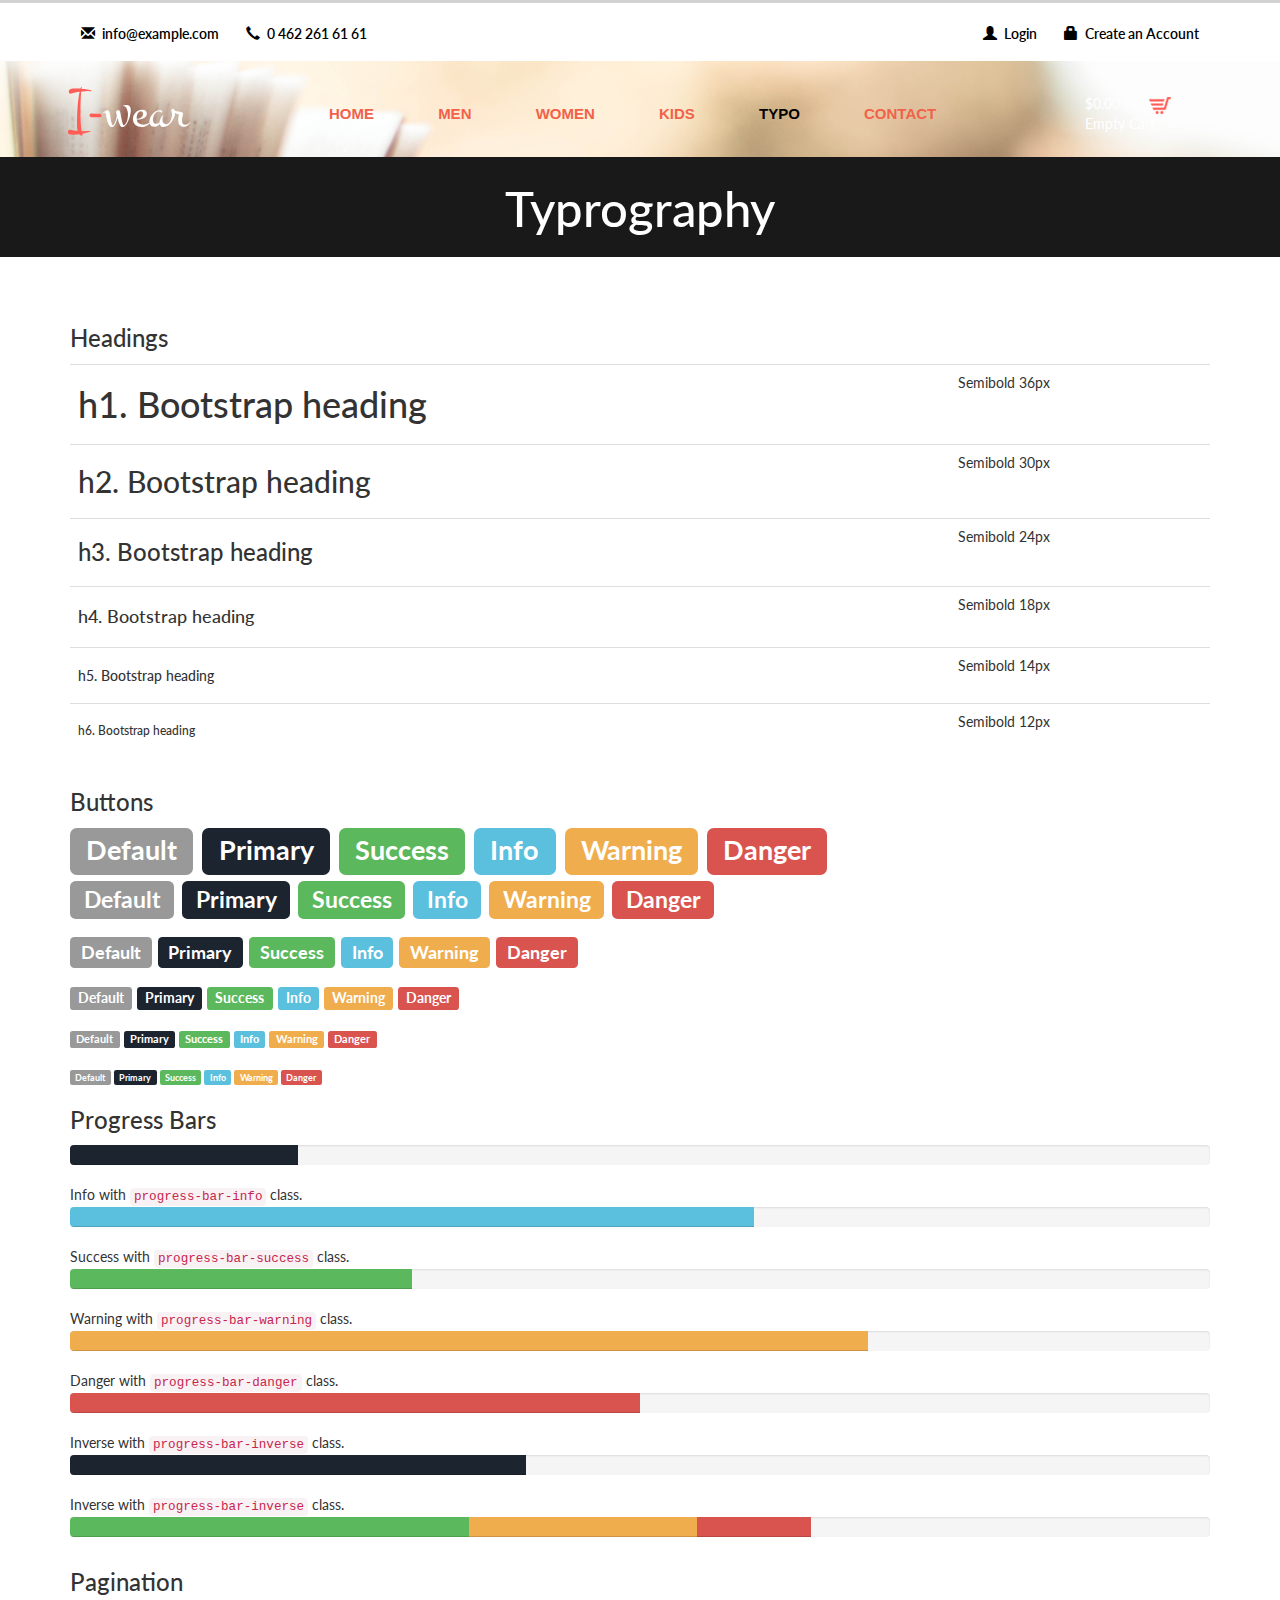
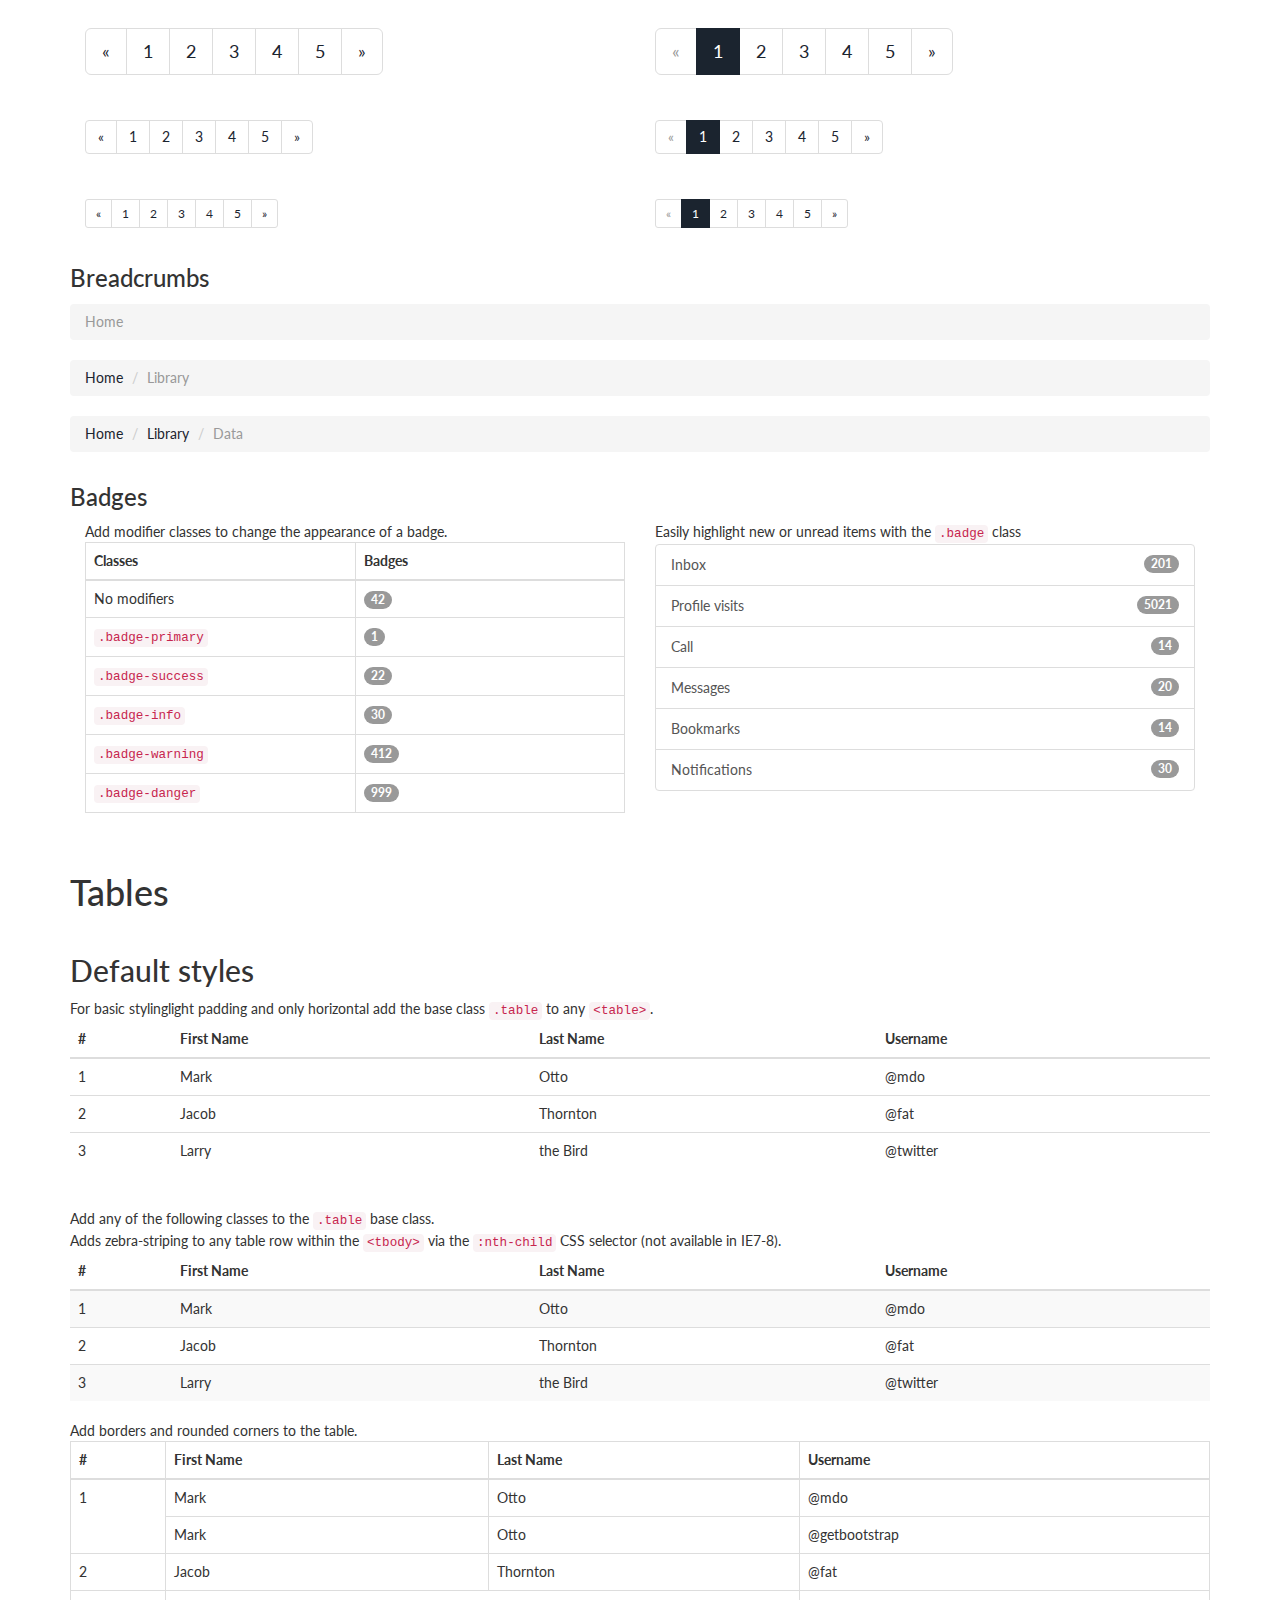
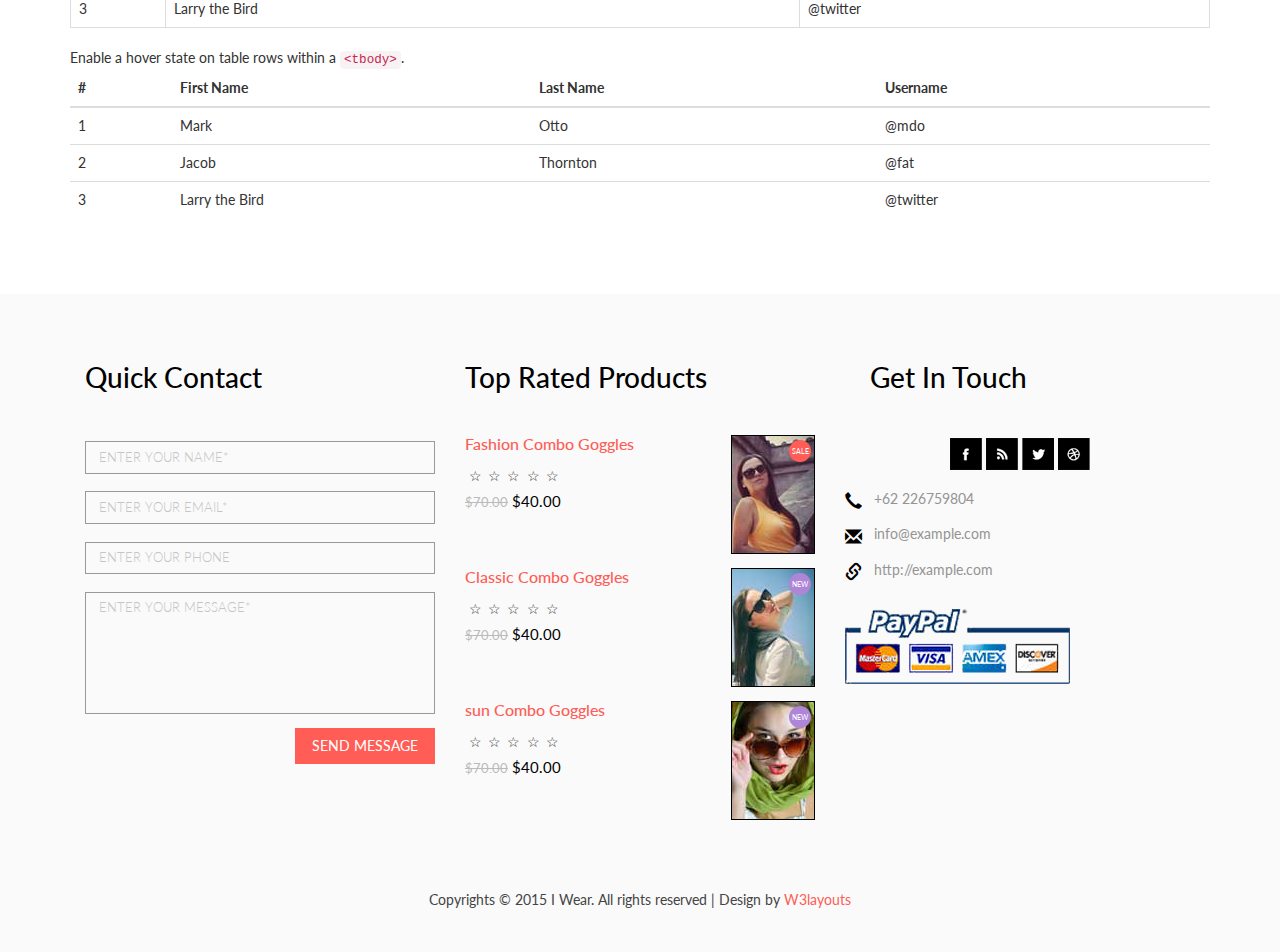
<file: typography.html>
<!--A Design by W3layouts 
Author: W3layout
Author URL: http://w3layouts.com
License: Creative Commons Attribution 3.0 Unported
License URL: http://creativecommons.org/licenses/by/3.0/
-->
<!DOCTYPE html>
<html>
<head>
<title>I-wear A Ecommerce Category Flat Bootstarp Resposive Website Template | Typrography :: w3layouts</title>
<link href="css/bootstrap.css" rel="stylesheet" type="text/css" media="all" />
<!-- jQuery (necessary for Bootstrap's JavaScript plugins) -->
<script src="js/jquery.min.js"></script>
<!-- Custom Theme files -->
<!--theme-style-->
<link href="css/style.css" rel="stylesheet" type="text/css" media="all" />	
<!--//theme-style-->
<meta name="viewport" content="width=device-width, initial-scale=1">
<meta http-equiv="Content-Type" content="text/html; charset=utf-8" />
<meta name="keywords" content="I-wear Responsive web template, Bootstrap Web Templates, Flat Web Templates, Andriod Compatible web template, 
Smartphone Compatible web template, free webdesigns for Nokia, Samsung, LG, SonyErricsson, Motorola web design" />
<script type="application/x-javascript"> addEventListener("load", function() { setTimeout(hideURLbar, 0); }, false); function hideURLbar(){ window.scrollTo(0,1); } </script>
<script type="text/javascript" src="js/move-top.js"></script>
<script type="text/javascript" src="js/easing.js"></script>
<!--fonts-->
<link href='//fonts.googleapis.com/css?family=Lato:100,300,400,700,900' rel='stylesheet' type='text/css'>
<link href='//fonts.googleapis.com/css?family=Montez' rel='stylesheet' type='text/css'>
<!--//fonts-->
<script src="js/simpleCart.min.js"> </script>
<!-- start menu -->
<link href="css/memenu.css" rel="stylesheet" type="text/css" media="all" />
<script type="text/javascript" src="js/memenu.js"></script>
<script>$(document).ready(function(){$(".memenu").memenu();});</script>	
<!-- /start menu -->
</head>
<body> 
<!--header-->	
		<div class="header-info">
			<div class="container">
					<div class="header-top-in">
						
						<ul class="support">
							<li><a href="mailto:info@example.com"><i class="glyphicon glyphicon-envelope"> </i>info@example.com</a></li>
							<li><span><i class="glyphicon glyphicon-earphone" class="tele-in"> </i>0 462 261 61 61</span></li>			
						</ul>
						<ul class=" support-right">
							<li><a href="account.html"><i class="glyphicon glyphicon-user" class="men"> </i>Login</a></li>
							<li><a href="register.html"><i class="glyphicon glyphicon-lock" class="tele"> </i>Create an Account</a></li>			
						</ul>
						<div class="clearfix"> </div>
					</div>
				</div>
			</div>	
<div class="header header5">
	<div class="header-top">

			<div class="header-bottom">
			<div class="container">			
				<div class="logo">
					<h1><a href="index.html">I-<span>wear</span></a></h1>
				</div>
		 <!---->
		 
			<div class="top-nav">
				<ul class="memenu skyblue"><li><a href="index.html">Home</a></li>
					<li class="grid"><a href="#">Men</a>
						<div class="mepanel">
							<div class="row">
								<div class="col1 me-one">
									<h4>Shop</h4>
									<ul>
										<li><a href="about.html">About</a></li>
										<li><a href="product.html">Men</a></li>
										<li><a href="product.html">Women</a></li>
										<li><a href="product.html">Accessories</a></li>
										<li><a href="product.html">Kids</a></li>
										<li><a href="product.html">login</a></li>
										<li><a href="product.html">Brands</a></li>
										<li><a href="product.html">My Shopping Bag</a></li>
									</ul>
								</div>
								<div class="col1 me-one">
									<h4>Style Zone</h4>
									<ul>
										<li><a href="product.html">Men</a></li>
										<li><a href="product.html">Women</a></li>
										<li><a href="product.html">Brands</a></li>
										<li><a href="product.html">Kids</a></li>
										<li><a href="product.html">Accessories</a></li>
										<li><a href="product.html">Style Videos</a></li>
									</ul>	
								</div>
								<div class="col1 me-one">
									<h4>Popular Brands</h4>
									<ul>
										<li><a href="product.html">Levis</a></li>
										<li><a href="product.html">Persol</a></li>
										<li><a href="product.html">Nike</a></li>
										<li><a href="product.html">Edwin</a></li>
										<li><a href="product.html">New Balance</a></li>
										<li><a href="product.html">Jack & Jones</a></li>
										<li><a href="product.html">Paul Smith</a></li>
										<li><a href="product.html">Ray-Ban</a></li>
										<li><a href="product.html">Wood Wood</a></li>
									</ul>	
								</div>
							</div>
						</div>
					</li>
					<li class="grid"><a href="#">Women</a>
						<div class="mepanel">
							<div class="row">
								<div class="col1 me-one">
									<h4>Shop</h4>
									<ul>
										<li><a href="about.html">About</a></li>
										<li><a href="product.html">Men</a></li>
										<li><a href="product.html">Women</a></li>
										<li><a href="product.html">Accessories</a></li>
										<li><a href="product.html">Kids</a></li>
										<li><a href="product.html">login</a></li>
										<li><a href="product.html">Brands</a></li>
										<li><a href="product.html">My Shopping Bag</a></li>
									</ul>
								</div>
								<div class="col1 me-one">
									<h4>Style Zone</h4>
									<ul>
										<li><a href="product.html">Men</a></li>
										<li><a href="product.html">Women</a></li>
										<li><a href="product.html">Brands</a></li>
										<li><a href="product.html">Kids</a></li>
										<li><a href="product.html">Accessories</a></li>
										<li><a href="product.html">Style Videos</a></li>
									</ul>	
								</div>
								<div class="col1 me-one">
									<h4>Popular Brands</h4>
									<ul>
										<li><a href="product.html">Levis</a></li>
										<li><a href="product.html">Persol</a></li>
										<li><a href="product.html">Nike</a></li>
										<li><a href="product.html">Edwin</a></li>
										<li><a href="product.html">New Balance</a></li>
										<li><a href="product.html">Jack & Jones</a></li>
										<li><a href="product.html">Paul Smith</a></li>
										<li><a href="product.html">Ray-Ban</a></li>
										<li><a href="product.html">Wood Wood</a></li>
									</ul>	
								</div>
							</div>
						</div>
					</li>
					<li class="grid"><a href="#">Kids</a>
						<div class="mepanel">
							<div class="row">
								<div class="col1 me-one">
									<h4>Shop</h4>
									<ul>
										<li><a href="about.html">About</a></li>
										<li><a href="product.html">Men</a></li>
										<li><a href="product.html">Women</a></li>
										<li><a href="product.html">Accessories</a></li>
										<li><a href="product.html">Kids</a></li>
										<li><a href="product.html">login</a></li>
										<li><a href="product.html">Brands</a></li>
										<li><a href="product.html">My Shopping Bag</a></li>
									</ul>
								</div>
								<div class="col1 me-one">
									<h4>Style Zone</h4>
									<ul>
										<li><a href="product.html">Men</a></li>
										<li><a href="product.html">Women</a></li>
										<li><a href="product.html">Brands</a></li>
										<li><a href="product.html">Kids</a></li>
										<li><a href="product.html">Accessories</a></li>
										<li><a href="product.html">Style Videos</a></li>
									</ul>	
								</div>
								<div class="col1 me-one">
									<h4>Popular Brands</h4>
									<ul>
										<li><a href="product.html">Levis</a></li>
										<li><a href="product.html">Persol</a></li>
										<li><a href="product.html">Nike</a></li>
										<li><a href="product.html">Edwin</a></li>
										<li><a href="product.html">New Balance</a></li>
										<li><a href="product.html">Jack & Jones</a></li>
										<li><a href="product.html">Paul Smith</a></li>
										<li><a href="product.html">Ray-Ban</a></li>
										<li><a href="product.html">Wood Wood</a></li>
									</ul>	
								</div>
							</div>
						</div>
					</li>
					<li class="active" class="grid"><a href="typography.html">Typo</a>
						
					</li>
					<li class="grid"><a href="contact.html">Contact</a>
						
					</li>
				</ul>
				<div class="clearfix"> </div>
			</div>
					<!---->
					<div class="cart box_1">
						<a href="checkout.html">
						<h3> <div class="total">
							<span class="simpleCart_total"> </span> (<span id="simpleCart_quantity" class="simpleCart_quantity"> </span>)</div>
							<img src="images/cart2-2.png" alt=""/></h3>
						</a>
						<p><a href="javascript:;" class="simpleCart_empty">Empty Cart</a></p>
						<div class="clearfix"> </div>
					</div>

<div class="clearfix"> </div>
					<!---->
				</div>
			<div class="clearfix"> </div>
		</div>
		</div>	
 				<div class="clearfix"> </div>	
			</div>
<!---->
<div class="back">
	<h2>Typrography</h2>
</div>
<!--typrography-->
<div class="services">
	<div class="container">
		<div class="typrography">
		 <div class="grid_3 grid_4">
		     <h3>Headings</h3>
		     <div class="bs-example">
				 <table class="table">
				  <tbody>
					<tr>
					  <td><h1 id="h1.-bootstrap-heading">h1. Bootstrap heading<a class="anchorjs-link" href="#h1.-bootstrap-heading"><span class="anchorjs-icon"></span></a></h1></td>
					  <td class="type-info">Semibold 36px</td>
					</tr>
					<tr>
					  <td><h2 id="h2.-bootstrap-heading">h2. Bootstrap heading<a class="anchorjs-link" href="#h2.-bootstrap-heading"><span class="anchorjs-icon"></span></a></h2></td>
					  <td class="type-info">Semibold 30px</td>
					</tr>
					<tr>
					  <td><h3 id="h3.-bootstrap-heading">h3. Bootstrap heading<a class="anchorjs-link" href="#h3.-bootstrap-heading"><span class="anchorjs-icon"></span></a></h3></td>
					  <td class="type-info">Semibold 24px</td>
					</tr>
					<tr>
					  <td><h4 id="h4.-bootstrap-heading">h4. Bootstrap heading<a class="anchorjs-link" href="#h4.-bootstrap-heading"><span class="anchorjs-icon"></span></a></h4></td>
					  <td class="type-info">Semibold 18px</td>
					</tr>
					<tr>
					  <td><h5 id="h5.-bootstrap-heading">h5. Bootstrap heading<a class="anchorjs-link" href="#h5.-bootstrap-heading"><span class="anchorjs-icon"></span></a></h5></td>
					  <td class="type-info">Semibold 14px</td>
					</tr>
					<tr>
					  <td><h6>h6. Bootstrap heading</h6></td>
					  <td class="type-info">Semibold 12px</td>
					</tr>
				  </tbody>
				 </table>
			 </div>
	      </div>
		  
		 		  <div class="grid_3 grid_5">
			<h3>Buttons</h3>
			  <h1>
				<a href="#"><span class="label label-default">Default</span></a>
				<a href="#"><span class="label label-primary">Primary</span></a>
				<a href="#"><span class="label label-success">Success</span></a>
				<a href="#"><span class="label label-info">Info</span></a>
				<a href="#"><span class="label label-warning">Warning</span></a>
				<a href="#"><span class="label label-danger">Danger</span></a>
			  </h1>
			  <h2>
				<a href="#"><span class="label label-default">Default</span></a>
				<a href="#"><span class="label label-primary">Primary</span></a>
				<a href="#"><span class="label label-success">Success</span></a>
				<a href="#"><span class="label label-info">Info</span></a>
				<a href="#"><span class="label label-warning">Warning</span></a>
				<a href="#"><span class="label label-danger">Danger</span></a>
			  </h2>
			  <h3>
				<a href="#"><span class="label label-default">Default</span></a>
				<a href="#"><span class="label label-primary">Primary</span></a>
				<a href="#"><span class="label label-success">Success</span></a>
				<a href="#"><span class="label label-info">Info</span></a>
				<a href="#"><span class="label label-warning">Warning</span></a>
				<a href="#"><span class="label label-danger">Danger</span></a>
			  </h3>
			  <h4 class="typ1">
				<a href="#"><span class="label label-default">Default</span></a>
				<a href="#"><span class="label label-primary">Primary</span></a>
				<a href="#"><span class="label label-success">Success</span></a>
				<a href="#"><span class="label label-info">Info</span></a>
				<a href="#"><span class="label label-warning">Warning</span></a>
				<a href="#"><span class="label label-danger">Danger</span></a>
			  </h4>
			  <h5 class="typ1">
				<a href="#"><span class="label label-default">Default</span></a>
				<a href="#"><span class="label label-primary">Primary</span></a>
				<a href="#"><span class="label label-success">Success</span></a>
				<a href="#"><span class="label label-info">Info</span></a>
				<a href="#"><span class="label label-warning">Warning</span></a>
				<a href="#"><span class="label label-danger">Danger</span></a>
			  </h5>
			  <h6 class="typ1">
				<a href="#"><span class="label label-default">Default</span></a>
				<a href="#"><span class="label label-primary">Primary</span></a>
				<a href="#"><span class="label label-success">Success</span></a>
				<a href="#"><span class="label label-info">Info</span></a>
				<a href="#"><span class="label label-warning">Warning</span></a>
				<a href="#"><span class="label label-danger">Danger</span></a>
			  </h6>
	      </div>
			
		  <div class="grid_3 grid_5">
			 <h3>Progress Bars</h3>
			  <div class="tab-content">
				 <div class="tab-pane active" id="domprogress">
					 <div class="progress">    
					      <div class="progress-bar progress-bar-primary" style="width: 20%"></div>
					 </div>
					 <p>Info with <code>progress-bar-info</code> class.</p>
					 <div class="progress">    
						 <div class="progress-bar progress-bar-info" style="width: 60%"></div>
					 </div>
					 <p>Success with <code>progress-bar-success</code> class.</p>
					 <div class="progress">
						 <div class="progress-bar progress-bar-success" style="width: 30%"></div>
					 </div>
					 <p>Warning with <code>progress-bar-warning</code> class.</p>
					 <div class="progress">
						 <div class="progress-bar progress-bar-warning" style="width: 70%"></div>
					 </div>
					 <p>Danger with <code>progress-bar-danger</code> class.</p>
					 <div class="progress">
						 <div class="progress-bar progress-bar-danger" style="width: 50%"></div>
					 </div>
					 <p>Inverse with <code>progress-bar-inverse</code> class.</p>
					 <div class="progress">
						 <div class="progress-bar progress-bar-inverse" style="width: 40%"></div>
					 </div>
					 <p>Inverse with <code>progress-bar-inverse</code> class.</p>
					 <div class="progress">
						 <div class="progress-bar progress-bar-success" style="width: 35%"><span class="sr-only">35% Complete (success)</span></div>
						 <div class="progress-bar progress-bar-warning" style="width: 20%"><span class="sr-only">20% Complete (warning)</span></div>
						 <div class="progress-bar progress-bar-danger" style="width: 10%"><span class="sr-only">10% Complete (danger)</span></div>
					 </div>
				   </div>
			   </div>
		   </div>
		   
		   <div class="grid_3 grid_5">
			 <h3>Pagination</h3>
			 <div class="col-md-6 page_nation">
				  <nav>
				  <ul class="pagination pagination-lg">
					<li><a href="#" aria-label="Previous"><span aria-hidden="true">«</span></a></li>
					<li><a href="#">1</a></li>
					<li><a href="#">2</a></li>
					<li><a href="#">3</a></li>
					<li><a href="#">4</a></li>
					<li><a href="#">5</a></li>
					<li><a href="#" aria-label="Next"><span aria-hidden="true">»</span></a></li>
				  </ul>
				  </nav>
				  <nav>
				  <ul class="pagination">
					<li><a href="#" aria-label="Previous"><span aria-hidden="true">«</span></a></li>
					<li><a href="#">1</a></li>
					<li><a href="#">2</a></li>
					<li><a href="#">3</a></li>
					<li><a href="#">4</a></li>
					<li><a href="#">5</a></li>
					<li><a href="#" aria-label="Next"><span aria-hidden="true">»</span></a></li>
				  </ul>
				 </nav>
				 <nav>
				   <ul class="pagination pagination-sm">
					<li><a href="#" aria-label="Previous"><span aria-hidden="true">«</span></a></li>
					<li><a href="#">1</a></li>
					<li><a href="#">2</a></li>
					<li><a href="#">3</a></li>
					<li><a href="#">4</a></li>
					<li><a href="#">5</a></li>
					<li><a href="#" aria-label="Next"><span aria-hidden="true">»</span></a></li>
				  </ul>
				 </nav>				 
			 </div>
			 <div class="col-md-6">
					<ul class="pagination pagination-lg">
									<li class="disabled"><a href="#"><span aria-hidden="true">«</span></i></a></li>
									<li class="active"><a href="#">1</a></li>
									<li><a href="#">2</a></li>
									<li><a href="#">3</a></li>
									<li><a href="#">4</a></li>
									<li><a href="#">5</a></li>
									<li><a href="#" aria-label="Next"><span aria-hidden="true">»</span></a></li>
								</ul>
				<nav>
				  <ul class="pagination">
					<li class="disabled"><a href="#" aria-label="Previous"><span aria-hidden="true">«</span></a></li>
					<li class="active"><a href="#">1 <span class="sr-only">(current)</span></a></li>
					<li><a href="#">2</a></li>
					<li><a href="#">3</a></li>
					<li><a href="#">4</a></li>
					<li><a href="#">5</a></li>
					<li><a href="#" aria-label="Next"><span aria-hidden="true">»</span></a></li>
				 </ul>
			   </nav>
				 <ul class="pagination pagination-sm">
					<li class="disabled"><a href="#"><span aria-hidden="true">«</span></i></a></li>
					<li class="active"><a href="#">1</a></li>
					<li><a href="#">2</a></li>
					<li><a href="#">3</a></li>
					<li><a href="#">4</a></li>
					<li><a href="#">5</a></li>
					<li><a href="#" aria-label="Next"><span aria-hidden="true">»</span></a></li>
				</ul>
				</div>
			   <div class="clearfix"> </div>
		 </div>
		 <div class="grid_3 grid_5">
			 <h3>Breadcrumbs</h3>
			   <ol class="breadcrumb">
			  <li class="active">Home</li>
			</ol>
			<ol class="breadcrumb">
			  <li><a href="#">Home</a></li>
			  <li class="active">Library</li>
			</ol>
			<ol class="breadcrumb">
			  <li><a href="#">Home</a></li>
			  <li><a href="#">Library</a></li>
			  <li class="active">Data</li>
			</ol>
		 </div>
	   <div class="grid_3 grid_5">
			 <h3>Badges</h3>
				<div class="col-md-6 badges-Info1">
					<p>Add modifier classes to change the appearance of a badge.</p>
					  <table class="table table-bordered">
						<thead>
							<tr>
								<th width="50%">Classes</th>
								<th width="50%">Badges</th>
							</tr>
						</thead>
						<tbody>
							<tr>
								<td>No modifiers</td>
								<td><span class="badge">42</span></td>
							</tr>
							<tr>
								<td><code>.badge-primary</code></td>
								<td><span class="badge badge-primary">1</span></td>
							</tr>
							<tr>
								<td><code>.badge-success</code></td>
								<td><span class="badge badge-success">22</span></td>
							</tr>
							<tr>
								<td><code>.badge-info</code></td>
								<td><span class="badge badge-info">30</span></td>
							</tr>
							<tr>
								<td><code>.badge-warning</code></td>
								<td><span class="badge badge-warning">412</span></td>
							</tr>
							<tr>
								<td><code>.badge-danger</code></td>
								<td><span class="badge badge-danger">999</span></td>
							</tr>
						</tbody>
					  </table>                    
				</div>
				<div class="col-md-6">
				  <p>Easily highlight new or unread items with the <code>.badge</code> class</p>
					<div class="list-group list-group-alternate"> 
						<a href="#" class="list-group-item"><span class="badge">201</span> <i class="ti ti-email"></i> Inbox </a> 
						<a href="#" class="list-group-item"><span class="badge badge-primary">5021</span> <i class="ti ti-eye"></i> Profile visits </a> 
						<a href="#" class="list-group-item"><span class="badge">14</span> <i class="ti ti-headphone-alt"></i> Call </a> 
						<a href="#" class="list-group-item"><span class="badge">20</span> <i class="ti ti-comments"></i> Messages </a> 
						<a href="#" class="list-group-item"><span class="badge badge-warning">14</span> <i class="ti ti-bookmark"></i> Bookmarks </a> 
						<a href="#" class="list-group-item"><span class="badge badge-danger">30</span> <i class="ti ti-bell"></i> Notifications </a> 
					</div>
			   </div>
			   <div class="clearfix"> </div>
			 </div>
			 		  <section id="tables">
          <div class="page-header">
            <h1>Tables</h1>
          </div>

          <h2>Default styles</h2>
          <p>For basic stylinglight padding and only horizontal add the base class <code>.table</code> to any <code>&lt;table&gt;</code>.</p>
          <div class="bs-docs-example">
            <table class="table">
              <thead>
                <tr>
                  <th>#</th>
                  <th>First Name</th>
                  <th>Last Name</th>
                  <th>Username</th>
                </tr>
              </thead>
              <tbody>
                <tr>
                  <td>1</td>
                  <td>Mark</td>
                  <td>Otto</td>
                  <td>@mdo</td>
                </tr>
                <tr>
                  <td>2</td>
                  <td>Jacob</td>
                  <td>Thornton</td>
                  <td>@fat</td>
                </tr>
                <tr>
                  <td>3</td>
                  <td>Larry</td>
                  <td>the Bird</td>
                  <td>@twitter</td>
                </tr>
              </tbody>
            </table>
          </div>
	<hr class="bs-docs-separator">
          <p>Add any of the following classes to the <code>.table</code> base class.</p>
          <p>Adds zebra-striping to any table row within the <code>&lt;tbody&gt;</code> via the <code>:nth-child</code> CSS selector (not available in IE7-8).</p>
          <div class="bs-docs-example">
            <table class="table table-striped">
              <thead>
                <tr>
                  <th>#</th>
                  <th>First Name</th>
                  <th>Last Name</th>
                  <th>Username</th>
                </tr>
              </thead>
              <tbody>
                <tr>
                  <td>1</td>
                  <td>Mark</td>
                  <td>Otto</td>
                  <td>@mdo</td>
                </tr>
                <tr>
                  <td>2</td>
                  <td>Jacob</td>
                  <td>Thornton</td>
                  <td>@fat</td>
                </tr>
                <tr>
                  <td>3</td>
                  <td>Larry</td>
                  <td>the Bird</td>
                  <td>@twitter</td>
                </tr>
              </tbody>
            </table>
          </div>
          <p>Add borders and rounded corners to the table.</p>
          <div class="bs-docs-example">
            <table class="table table-bordered">
              <thead>
                <tr>
                  <th>#</th>
                  <th>First Name</th>
                  <th>Last Name</th>
                  <th>Username</th>
                </tr>
              </thead>
              <tbody>
                <tr>
                  <td rowspan="2">1</td>
                  <td>Mark</td>
                  <td>Otto</td>
                  <td>@mdo</td>
                </tr>
                <tr>
                  <td>Mark</td>
                  <td>Otto</td>
                  <td>@getbootstrap</td>
                </tr>
                <tr>
                  <td>2</td>
                  <td>Jacob</td>
                  <td>Thornton</td>
                  <td>@fat</td>
                </tr>
                <tr>
                  <td>3</td>
                  <td colspan="2">Larry the Bird</td>
                  <td>@twitter</td>
                </tr>
              </tbody>
            </table>
          </div>
          <p>Enable a hover state on table rows within a <code>&lt;tbody&gt;</code>.</p>
          <div class="bs-docs-example">
            <table class="table table-hover">
              <thead>
                <tr>
                  <th>#</th>
                  <th>First Name</th>
                  <th>Last Name</th>
                  <th>Username</th>
                </tr>
              </thead>
              <tbody>
                <tr>
                  <td>1</td>
                  <td>Mark</td>
                  <td>Otto</td>
                  <td>@mdo</td>
                </tr>
                <tr>
                  <td>2</td>
                  <td>Jacob</td>
                  <td>Thornton</td>
                  <td>@fat</td>
                </tr>
                <tr>
                  <td>3</td>
                  <td colspan="2">Larry the Bird</td>
                  <td>@twitter</td>
                </tr>
              </tbody>
            </table>
          </div>
</div>
	</div>
</div>

	</div>
</div>
<!--/typography-->

	<!---->
	<div class="footer">
		<div class="container">
			<div class="col-md-4 footer-top">
				<h3>Quick Contact</h3>
				<form>
						
						<input type="text" value="ENTER YOUR NAME*" onfocus="this.value='';" onblur="if (this.value == '') {this.value ='ENTER YOUR NAME*';}">
						
						<input type="text" value="ENTER YOUR EMAIL*" onfocus="this.value='';" onblur="if (this.value == '') {this.value ='ENTER YOUR EMAIL*';}">
						
						<input type="text" value="ENTER YOUR PHONE" onfocus="this.value='';" onblur="if (this.value == '') {this.value ='ENTER YOUR PHONE';}">
					
						<textarea cols="77" rows="6" value="" onfocus="this.value='';" onblur="if (this.value == '') {this.value = 'ENTER YOUR MESSAGE*';}">ENTER YOUR MESSAGE*</textarea>
						
							<input type="submit" value="SEND MESSAGE" >
						
					</form>

			</div>
			<div class="col-md-4 footer-middle">
				<h3>Top Rated Products</h3>
					<div class="product-go">
							<div class="grid-product">
								<h6><a href="#" >Fashion Combo Goggles</a></h6>
								<div class="rating">
									<span>☆</span>
									<span>☆</span>
									<span>☆</span>
									<span>☆</span>
									<span>☆</span>
								</div>
								<span class=" price-in"><small>$70.00</small> $40.00</span>
							</div>
								<div class="fashion">
									<a href="#"><img class="img-responsive " src="images/f1.jpg" alt="">
									<p>SALE</p></a>
								</div>
							<div class="clearfix"> </div>
							</div>
								<div class="product-go">
							<div class="grid-product">
								<h6><a href="#" >Classic Combo Goggles</a></h6>
								<div class="rating">
									<span>☆</span>
									<span>☆</span>
									<span>☆</span>
									<span>☆</span>
									<span>☆</span>
								</div>
								<span class=" price-in"><small>$70.00</small> $40.00</span>
							</div>
								<div class="fashion">
									<a href="#"><img class="img-responsive " src="images/f2.jpg" alt="">
									<p class="new1">NEW</p></a>
								</div>
							<div class="clearfix"> </div>
							</div>
								<div class="product-go">
							<div class="grid-product">
								<h6><a href="#" >sun Combo Goggles</a></h6>
								<div class="rating">
									<span>☆</span>
									<span>☆</span>
									<span>☆</span>
									<span>☆</span>
									<span>☆</span>
								</div>
								<span class=" price-in"><small>$70.00</small> $40.00</span>
							</div>
								<div class="fashion">
									<a href="#"><img class="img-responsive " src="images/f3.jpg" alt="">
									<p class="new1">NEW</p></a>
								</div>
							<div class="clearfix"> </div>
							</div>

			</div>
			<div class="col-md-4 footer-bottom">
				<h3>Get In Touch</h3>
				<div class="logo-footer">
					<ul class="social">
		                    <li><a href="#"><i class="fb"> </i> </a></li>
		                    <li><a href="#"><i class="rss"></i></a></li>
		                    <li><a href="#"><i class="twitter"></i></a></li>
		                    <li><a href="#"><i class="dribble"></i></a></li>
		                    <div class="clearfix"></div>
		                </ul>
					<div class="clearfix"> </div>
				</div>
				<div class="indo">
					<ul class="social-footer ">
						<li><span><i class="glyphicon glyphicon-earphone"> </i>+62 226759804 </span></li>
						<li><a href="mailto:info@example.com"><i class="glyphicon glyphicon-envelope" class="mes"> </i>info@example.com</a></li>
						<li><a href="#"><i class="glyphicon glyphicon-link" class="mes-in"> </i>http://example.com</a></li>
					</ul>
					<a href="#"><img src="images/pa.png" alt=""></a>
					</div>
			</div>
			<div class="clearfix"> </div>
			<p class="footer-class">Copyrights © 2015 I Wear. All rights reserved | Design by <a href="http://w3layouts.com/">W3layouts</a></p>
		</div>
	</div>
				 <!---->
<script type="text/javascript">
		$(document).ready(function() {
				/*
				var defaults = {
				containerID: 'toTop', // fading element id
				containerHoverID: 'toTopHover', // fading element hover id
				scrollSpeed: 1200,
				easingType: 'linear' 
				};
				*/
		$().UItoTop({ easingType: 'easeOutQuart' });
});
</script>
<a href="#to-top" id="toTop" style="display: block;"> <span id="toTopHover" style="opacity: 1;"> </span></a>
<!----> 
<!---->
</body>
</html>
</file>
<file: css/style.css>
/*--A Design by W3layouts
Author: W3layout
Author URL: http://w3layouts.com
License: Creative Commons Attribution 3.0 Unported
License URL: http://creativecommons.org/licenses/by/3.0/
--*/
body{
	background:#fff;
	font-family: 'Lato', sans-serif;
}
body a{
	transition: 0.5s all;
	-webkit-transition: 0.5s all;
	-o-transition: 0.5s all;
	-moz-transition: 0.5s all;
	-ms-transition: 0.5s all;
}
 ul{
	padding: 0;
	margin: 0;
}
h1,h2,h3,h4,h5,h6,label,p{
	margin:0;
}
/*----*/
.itemContainer{
	width:100%;
	float:left;
}

.itemContainer div{
	float:left;
	margin: 5px 20px 5px 20px ;
}

.itemContainer a{
	text-decoration:none;
}

.cartHeaders{
	width:100%;
	float:left;
}

.cartHeaders div{
	float:left;
	margin: 5px 20px 5px 20px ;
}
.item_add {

}
.grid_1 img{
	margin-bottom:1em;
}
.box_1{
  float: right;
  width: 11%;
  margin-top: 1.5em;
}

.box_1 h3{
  color: #fff;
  font-size: 1em;
  padding: 0px;
    float: left;
}
.box_1 h3 img{
	margin-left: 5px;
}
.box_1 p{

  float: left;
}
.box_1 p a{
	color:#fff;
	font-size:1em;
}
.box_1 p a:hover{
	color:#000;
	text-decoration:underline;
}
.total {
  display: inline-block;
}
.header{
    background: url(../images/book.jpeg) no-repeat 0px 0px;
    width: 100%;
    background-size: cover;
    min-height: 704px;
    display: block;
}
.header5 {
  min-height: 89px;

}
/*.header-top{
	  background: rgba(255, 93, 86, 0.26);
}*/
.header-info {
  padding: 0;
  background: #ffffff;
  /* border-bottom-left-radius: 20px; */
  /* border-bottom-right-radius: 20px; */
  border-top: 3px solid#D2D2D2;
   padding: 1em 0 .7em;
}

ul.support {
  float: left;
}
ul.support-right {
  float: right;
}
ul.support li, ul.support-right li {
  display: inline-block;
 margin: .5em 0.8em .5em;
}
ul.support li a, ul.support li span, ul.support-right li a {
  font-size: 1em;
  text-decoration: none;
  color: #000;
  vertical-align: top;
    font-weight: 600;
}
ul.support-right li a:hover {
  color: #ff5d56;
}
ul.support li a:hover {
	color: #ff5d56;
}
ul.support li i, ul.support-right li i {
  display: inline-block;
  vertical-align: text-top;
    margin: 0 7px 0 0;
}
ul.support li i.tele-in {
  background-position: -128px -9px;
}
ul.support-right li i.men {
  background-position: -57px -9px;
}
ul.support-right li i.tele {
  background-position: -80px -9px;
}
.header-bottom {
  padding: 1em 0 1em;
}
.logo  h1{
  font-size: 4em;
  font-family: 'Montez', cursive;
  font-weight: 100;
}
.logo  h1 a{
	text-decoration:none;
	color:#ff5d56;
}
.logo  h1 span{
	color:#fff;
}
.logo{
	float:left;
	  margin-top: 0.5em;
}
.top-nav{
  margin-top: 0;
  width: 78%;
  margin: 2% auto 0;
  display: block;
  float: left;
}
.skyblue{
	float:left;
}
/*----*/
/*--menu--*/
/* dCodes Framework:(c) TemplateAccess */
/* start icon styles */
/*--- slider-css --*/
.banner {
  text-align: center;
  width: 40%;
  margin: 11% auto;
}
.banner-top{
		background: rgba(255, 86, 8, 0.3);
		padding: 1em 3em;

}
.banner h2{
	color: #fff;
	font-size: 3em;
	text-transform: uppercase;
}
.banner	p{
  color: #FFF;
  line-height: 1.5em;
  font-size: 1.4em;
  margin: 0em 0 1em 0;
  font-weight: 300;
}
a.morebtn{
	background:#ff5d56;
	padding:0.2em 0;
	display:block;
	font-size:1.7em;
	color:#FFF;
	width:40%;
	margin:0 auto;
	float: left;
	border: 1px solid #ff5d56;
	text-align: center;
	text-decoration: none;
}
a.morebtn:hover{
	background: none;
	border: 1px solid #fff;
	color:#fff;
}
a.at-in{
	background: none;
	border: 1px solid #fff;
	margin-left:1em;
	color:#fff;
}
.now {
   margin: 1em 0 0 7em;
}
a.at-in:hover{
	background: #ff5d56;
	border: 1px solid #ff5d56;
	color:#fff;
}
/*----*/
.col-top-bottom{
	background: #696767;
	padding: 3.2em;
	text-align: center;
	  margin: 3em 1em 0;
	  box-shadow: 1px 1px 7px #696767;
}
h3.menber{
	font-size:3em;
	text-shadow: 1px 1px 9px #000;
	 color:#fff;
	 float: left;
}
a.now-in{
	padding:0.3em 0.7em;
	display:block;
	font-size:2em;
	color:#FFF;
	margin:0 auto;
	float: right;
	border: 2px solid #fff;
	text-align: center;
	text-decoration: none;
	background: #696767;
}
a.now-in:hover{
		background: #ff5d56;
		border: 2px solid #ff5d56;
}
/******** SAP ************/
.sap_tabs{
	clear:both;
	  padding: 2em 0 2em;
}
.tab_box{
	background:#fd926d;
	padding: 2em;
}
.top1{
	margin-top: 2%;
}
.resp-tabs-list {
width: 50%;
  list-style: none;
  padding: 0;
   margin: 0 auto 1.3em;
}
.resp-tab-item{
  color: #000;
    font-size: 1.1em;
  cursor: pointer;
  padding: 6px;
  display: inline-block;
  margin: 0;
  text-align: center;
  list-style: none;
  float: left;
  width: 29%;
  outline: none;
  -webkit-transition: all 0.3s ease-out;
  -moz-transition: all 0.3s ease-out;
  -ms-transition: all 0.3s ease-out;
  -o-transition: all 0.3s ease-out;
  transition: all 0.3s ease-out;
  border: 2px solid #000;
  margin: 0 0.5em 0;
}
.resp-tab-active{
	background:#ff5d56;
	text-shadow: none;
	color:#fff;
	border: 2px solid #ff5d56;
}
.resp-tabs-container {
	padding: 0px;
	background-color: #fff;
	clear: left;

}
h2.resp-accordion {
	cursor: pointer;
	padding: 5px;
	display: none;
}
.resp-tab-content {
	display: none;
}
.resp-content-active, .resp-accordion-active {
   display: block;
}
.img-top {
  float: left;
  width: 33.33%;
  position: relative;
  padding: 7px;
}

.tab_desc {
  background: rgba(0, 0, 0, 0.15);
  position: absolute;
  top: 0px;
  width: 98%;
  height: 100%;
  padding: 14em 2em 0;
  display: none;
}
/*----*/
.col-in{
  position: absolute;
  top: 0%;
  right: 3%;
}
.col-in p{
	background: #ae85d7;
	color: #fff;
	font-size: 1.3em;
	width: 60px;
  height: 60px;
  border-radius: 100px;
  display: block;
padding: 1em 0 0;
  text-align: center;
  font-weight: 300;
}
.col-in-1 p{
	background: #ff5d56;
	line-height: 0.8em;
}
.col-in-1 p span{
	font-size:14px;
}
/*----*/
ul.round-top {
  text-align: center;
}
.round-top li{
	display: inline-block;
}
ul.round-top i.glyphicon.glyphicon-search {
  background-color: #fff;
  border-radius: 50%;
  font-size: 1em;
  padding: 11px;
}
ul.round-top i.glyphicon.glyphicon-resize-small{
  background-color: #000;
  border-radius: 50%;
  font-size: 1em;
  padding: 11px;
  color:#fff;
}
h6.jean{
  float: left;
  color: #fff;
  font-size: 1.9em;
  font-weight: 600;
  margin-top: 0.3em;
}
span.dollor{
  float: right;
  font-size: 2.5em;
  color: rgba(205, 11, 33, 0.99);
  font-weight: 400;
}
.social-in {
	float: right;
}
.social {

}
.social li{
	display:inline-block;
}
.social li i{
	  background: url(../images/img-sprite.png) -195px -42px ;
  width: 37px;
  height: 37px;
  display: inline-block;
}
.social li i.text{
	  background-position:  -249px -45px ;
}
.social-in {
	float: right;
}
.social-in li{
	display:inline-block;
}
.social-in li i{
	  background: url(../images/img-sprite.png) -300px -47px ;
  width: 28px;
  height: 28px;
  display: inline-block;
}
.agency {
  padding: 15em 0 0;
}
.img-top:hover .tab_desc{
	display: block;
}
.sap_tabs h2{
  color: #000;
  font-size: 3em;
  text-align: center;
   padding: 0em 0 .8em;
}
/*----*/
.goggles {
	padding: 5em 0 0;
}
.goggles h2 {
  color: #000;
  font-size: 3em;
  text-align: center;
  padding: 0em 0 .7em;
}
.product{
	padding:6em 0px;
}
.p-one {
	  padding: 0em 1em 6em 0;
}
.product-left:hover .p-one{
	transition: 0.5s all ease;
	-webkit-transition: 0.5s all ease;
	-moz-transition: 0.5s all ease;
	-o-transition: 0.5s all ease;
	-ms-transition: 0.5s all ease;
}
.product-left:hover .p-one img{
	-webkit-transform: scale(0.9);
	/* Webkit: Scale up image to 1.2x original size; */
	-moz-transform: scale(0.9);
	-o-transform: scale(0.9);
	opacity: 1;
}
.p-one img {
  -webkit-transition-duration: 0.5s;
  /* Webkit: Animation duration; */
  -moz-transition-duration: 0.5s;
  -o-transition-duration: 0.5s;
  background-color: #F7F7F7;
  padding: 0px 18px 0 12px;
}
.product-left:hover .p-one p a{
	color: #ff5d56;
}
.product-left:hover .mask{
	display:block;
}
.mask {
	display: none;
	position: absolute;
	  top: 31%;
	left: 33%;
}
.mask span{
	background:#ff5d56;
	color:#fff;
	font-size:15px;
	font-weight:400;
	padding:6px 12px;
}
.product-left{
	position:relative;
	text-align:center;
}
.mask span:hover{
	text-decoration:none;
	background:#181b2a;
	transition: 0.7s all;
	-webkit-transition: 0.7s all;
	-o-transition: 0.7s all;
	-moz-transition: 0.7s all;
	-ms-transition: 0.7s all;
}
.product-one {
	margin-top: 0%;
	  margin-bottom: 5em;
}
.product-one:nth-child(1){
	margin-top:0;
}
.p-one h4{
color: #242424;
  font-size: 17px;
  font-weight: 600;
  margin: 20px 0 0 0;
    padding: 0;
}
.p-one p {
	font-size: 1.7em;
	color: #999;
	font-family: 'Lato', sans-serif;
	margin: 0px 0 0 0;
	font-weight: 700;
	display: inline-block;
	vertical-align: middle;
}
.p-one p a {
	text-decoration: none;
	color: #999;
	  font-size: 18px;
}
.p-one p i {
	background: url(../images/cart2.png) no-repeat;
	width: 25px;
	height: 18px;
	display: inline-block;
	margin-right: 4px;
	vertical-align: middle;
}
.product-left:hover .p-one p i{
	background: url(../images/cart2-2.png) no-repeat;
}
/*--footer--*/
.footer{
	background: #FAFAFA;
	padding: 4em 0 0;
}
.footer-top h3,.footer-middle h3{
	color:#010101;
	font-size:2em;
	  margin-bottom: .6em;
}
.footer-top input[type="text"],.footer-top textarea{
  width: 100%;
  padding: 0.5em 1em;
  margin: 0.7em 0;
  background: none;
  outline: none;
  border: 1px solid #999999;
  -webkit-appearance: none;
  font-size: 0.9em;
  color: #C5C5C5;
  font-weight: 300;
}
.footer-top input[type="text"]:hover,.footer-top textarea:hover{
		border: 1px solid #ff5d56;
}
.footer-top textarea{
	resize:none;
}
.footer-top input[type="submit"]{
	width: 40%;
	font-size: 1em;
	background: #ff5d56;
	padding: 0.5em 1em;
	text-align: center;
	color: #fff;
	border: none;
	outline:none;
	-webkit-appearance: none;
	float:right;
	border:1px solid #ff5d56;
		transition: 0.5s all;
	-webkit-transition: 0.5s all;
	-o-transition: 0.5s all;
	-moz-transition: 0.5s all;
	-ms-transition: 0.5s all;
}
.footer-top input[type="submit"]:hover{
	background:none;
	border:1px solid #000;
	color:#000;
		transition: 0.5s all;
	-webkit-transition: 0.5s all;
	-o-transition: 0.5s all;
	-moz-transition: 0.5s all;
	-ms-transition: 0.5s all;
}
.footer-top form{
	margin: 2em 0 0;
}
/*----*/
.grid-product{
	float:left;
	width:68%;
}
.grid-product h6{
	font-size:1.2em;
	  padding-top: 0;
}
.grid-product h6 a{
  color: #ff5d56;
  text-decoration: none;
  font-size: .97em;
}
.grid-product h6 a:hover{
	color:#000;
}
span.price-in{
  font-size: 1.1em;
  padding: 0.3em 0 0;
  display: block;
  color: #000;
}
span.price-in small{
	text-decoration: line-through;
	color:#bbb;
}
.product-go {
	padding: 1em 0 0;
}
.typrography {
  padding: 4em 0;
}
.fashion {
  float: right;
  width: 24%;
  position: relative;
}
.fashion p{
	color: #fff;
  font-size: 0.5em;
  background: #ff5d56;
  border-radius: 100px;
  width: 22px;
  height: 22px;
  position: absolute;
  top: 5px;
  right: 4px;
  text-align: center;
  padding: 0.8em 0 0;
}
.fashion p.new1{
	background: #ae85d7;
}
.fashion img{
	border: 1px solid #000;
}
.rating {
direction: rtl;
  text-align: center;
  margin: 0px 140px 0 0px;
}
.rating > span {
  display: inline-block;
  position: relative;
  width: 1.1em;
}
.rating > span:hover, .rating > span:hover ~ span {
  color: transparent;
}
.rating > span:hover:before, .rating > span:hover ~ span:before {
  content: "\2605";
  position: absolute;
  left: 0;
  color: gold;
}
.footer-bottom {
  margin: 0em 0 0;
}
.footer-bottom h3 {
color: #010101;
  font-size: 2em;
   margin: 0 0.9em 1.2em;
}
.indo {

}
.per1 img {
  width: 100%;
}
.chain-grid {
  padding-left: 1em !important;
}
/*----*/
.logo-footer {
  text-align: center;

}
ul {
  padding: 0;
  list-style: none;
}
ul.social li {
  display: inline-block;
  list-style: none;
}
ul.social li a i {
    height: 32px;
  width: 32px;
  background: url(../images/img-sprite1.png) no-repeat -0px -0px;
  display: inline-block
}
ul.social a i.rss {
	  background-position: -78px -0px;
}
ul.social a i.twitter {
	background-position: -154px -0px;
}
ul.social a i:hover{
  background-position: -39px -0px;
}
ul.social a i.dribble{
   background-position: -231px -0px;
}
ul.social a i.rss:hover {
	  background-position: -116px -0px;
}
ul.social a i.twitter:hover {
	  background-position: -192px -0px;
}
ul.social a i.dribble:hover {
   background-position: -268px -0px;
}
p.in {
  color: #000;
  font-size: 1em;
   line-height:1.5em;
}
p.in span {
  display: block;
}
ul.social-footer li{
	list-style:none;
}
ul.social-footer li span,ul.social-footer li a{
  font-size: 1em;
  color: #949494;
  margin: 0 0 1.1em;
  display: block;
}
ul.social-footer li a:hover{
	text-decoration:none;
	color:#ff5d56;
}
ul.social-footer li  i{
  font-size: 1.2em;
  margin: 0 12px 0px 0;
  color: #000;
  vertical-align: bottom;
 }
ul.social-footer li  i.down{
	background-position:-171px -105px;
}
ul.social-footer li  i.mes{
	background-position: -196px -105px;
}
ul.social-footer li  i.mes-in{
	background-position: -220px -105px;
}
ul.social-footer {
  padding:1em 0 ;
}
 p.footer-class {
  font-size: 1em;
  color: #444444;
  text-align: center;
  margin: 5em 0 3em;
}
p.footer-class a{
 		text-decoration: none;
 		color:#ff5d56;
}
p.footer-class a:hover{
 		color:#000;
 }
/*--PRODUCTS--*/

.bottom-com{
	background: #f8f8f8;
	padding: 0.7em 0;
}
.com{
	background: none;
}
.grid-1{
	background: none;
  padding: 0;
}
.back{
	background: #191919 no-repeat 0px -54px;
  width: 100%;
  background-size: cover;
  min-height: 100px;
  display: block;
  text-align: center;
}
.back h2 {
  color: #fff;
  font-size: 3.5em;
  text-align: center;
  padding: .5em 0 0;
}
/*----*/
.tags ul li {
	display: inline-block;
	float:left;
	    width: 22.8%;
  margin: 0.5em 2% 0 0;
  text-align: center;
}

.tags li a {
	font-size: 1em;
	display:block;
	padding: 0.3em 0.4em;
	text-decoration: none;
	color: #000;
	border: 1px solid #000;
}
.tags li a:hover {
	color: #fff;
	background:#ff5d56;
	border: 1px solid #ff5d56;
}

.tags ul li:nth-child(4),.tags ul li:nth-child(8),.tags ul li:nth-child(12){
	margin:0.5em 0 0;
}
/*----*/
.dress{
	float:right;
	font-size: 1em;
	color:#000;
	padding: 1.5em 0;
}
.dress a{
	text-decoration: none;
	color:#000;
}
.dress i{
	  background: url(../images/img-sprite.png)no-repeat -346px -109px ;
  width: 8px;
  height: 10px;
  display: inline-block;
  margin: 0 5px;
}
/*----*/
h3.cate {
	color: #444444;
  width: 69%;
	  font-size: 1.5em;
}
h3.cate-on {
  width: 37%;
}
ul.dropdown-menu1 {
  margin: 1em 0;
}
ul.dropdown-menu1 li {
list-style:none;

}
ul.dropdown-menu1 li p{
width:100%;

}
label.amount {
  color: #000;
  font-size: 1.1em;
}
input#amount {
  font-size: 1.1em;
  margin-left: 1%;
  outline:none;
}
a.go {

  font-size: 1em;
  background: #ff5d56;
  padding: 0.5em 1em;
  text-align: center;
  color: #fff;
text-decoration:none;
  float: right;
   border: 1px solid #ff5d56;
}
a.go:hover{
   background: none;
  border: 1px solid #000;
  color: #000;

}
.price-grid {
  padding-bottom: 1em;
}

/*----*/
ul.kid-menu{
	display: block !important;
}
.menu {
	width: auto;
	height: auto;
	padding: 0;
	list-style: none;
	margin: 0 0 1.5em 0;
}
.menu > li > a {
width: 100%;
  margin: 0.3em 0;
  display: inline-block;
  position: relative;
  color: #ADADAD;
  font-size: 1.1em;
  text-decoration: none;
  font-weight: 600;
}
.menu > li > a:hover{
	color:#ff5d56;
}
.menu ul li a {
	width: 100%;
	display: inline-block;
	position: relative;
	font-size:1.1em;
	margin:0.3em 0;
	color: #797979;
	text-decoration:none;

	text-indent: 1.2em;
}
.menu ul li a:hover{
	color:#ff5d56;
}
ul.kid-menu li{
	list-style: none;

}
.sellers {
  padding: 2em 0;
}
.tags {
  padding: 0em 0 0;
}
h3.best {
color: #444444;
  border: 0;
  width: 81%;
    font-size: 1.5em;
}
.product-bottom {
  margin-top: 1em;
}
/*----*/
.product-middle{
	background: url(../images/product1.jpg) center;
  width: 100%;
  min-height: 45px;
  display: block;
  background-size: cover;
}
.fit-top{
  width: 100%;
  padding: 1.5em 1em;
}
 h6.shop-top{
	font-size:1.1em;
	font-weight:300;
	float:left;
	color: #fff;
	  margin-top: 0.3em;
	    padding: 0;
}
a.shop-now{
	font-size:0.9em;
	  float: right;
	  text-decoration: none;
	  border: 1px solid #ffffff;
	  padding: 0.2em 0.4em;
	  color:#fff;
}
a.shop-now:hover{
	  border: 1px solid #ff5d56;
	  background:#ff5d56;
}
h3.tag {
	color: #444444;
  width: 32%;  font-size: 1.5em;
}
/*----*/
.fashion-grid{
	float:left;
	  width: 24%;
}
.fashion-grid1{
	float: right;
	  width: 68%;
}
 h6.best2 {
    font-size: 1.2em;
  padding: 0 !important;
  font-weight: 600;
 }
 h6.best2 a{
  color: #797979;
  text-decoration: none;
  font-size: .9em;
  line-height: 1.6em;
 }
 .table h1, h2, h3, h4, h5, h6 {
  padding: 12px 0;
}
 h6.best2 a:hover{
	color:#ff5d56;
 }
 span.price-in1 {
  font-size: 1.1em;
  padding: 0.3em 0 0;
  display: block;
  color:#ff5d56;
}
span.price-in1 small {
  text-decoration: line-through;
    color: #000;
}
/*--product-right--*/
.mens-toolbar {
    margin-bottom: 1em;
  padding: 0em 1em;

}
.grid-chain-bottom {
  margin: 1em 0 0;
}
.cart-add {
  margin-top: 1em;
}
.sort {
	float: right;
}
.sort select{
  color: #000;
  font-size: 0.9em;
  outline: none;
  cursor: pointer;
  padding: 0.3em;
  margin-right: 2.3em;
}
p.showing{
	float: left;
	color:#000;
	font-size:1em;
}
.chain-grid img{/*
	width:100%;*/
  background-color: #F7F7F7;
  padding: 10px 13px 10px 12px;
}
.top-product {
   padding: 1.5em 0;
}
/*----*/
.grid-chain-bottom a{
  text-decoration: none;
  color: #797979;
  font-size: 1.3em;
  font-weight: 600;
}
.grid-chain-bottom h6 a:hover{
  color: #ff5d56;
}
.price-at{
	float: left;
}
.price-at-bottom{
	  float: left;
  padding-top: 6px;
}
.price-at-bottom span{
  color: #525252;
  font-size: .9em;
  font-weight: 600;
}
a.add1{
  float: left;
  color: #fff;
  font-size: 12px;
  text-align: center;
  background: #575757;
  padding: 6px 3px 4px 3px;
  text-decoration: none;
  width: 71.5%;
}
.simpleCart_shelfItem {
  padding: 0;
}
a.add1:hover{
	background:#ff5d56;
}
a.add2{
	  float: left;
}
a.add1 i{
	background: url(../images/img-sprite.png)no-repeat -260px -106px;
  width: 19px;
  height: 19px;
  display: inline-block;
  vertical-align: middle;
    margin: 0 0 0 20px;
}
i.glyphicon.glyphicon-heart-empty {
  font-size: 22px;
  color: #fff;
  background-color: #F1C40F;
  padding: 3.6px;
  top: 0;
}
.product {
  padding: 5em 0 0;
}
.grid-span-1 {
  position: relative;
}
.link{
position: absolute;
  top: -48px;
  text-align: center;
  padding: 11.5em 0 0;
  width: 81%;
  display: none;
  left: 0px;
}
.link ul li{
	display: inline-block;
}
i.glyphicon.glyphicon-search {
    background-color: #fff;
    padding: 10px;
    border-radius: 50%;
}
ul.round-top i.glyphicon.glyphicon-search {
  background-color: #fff;
  border-radius: 50%;
  font-size: 1em;
  padding: 11px;
}
.grid-span-1:hover .link{
		display: block;
}
.link1{
position: absolute;
  top: 0px;
  text-align: center;
  padding: 11.5em 0 0;
  width: 100%;
  display: none;
  left: 0px;
}
.link1 ul li{
	display: inline-block;
}
.link1 ul li i {
    background: url(../images/img-sprite.png)no-repeat -4px -154px ;
  width: 46px;
  height: 46px;
  display: inline-block;
}
.grid-span-1:hover .link1{
		display: block;
}
.grid-span-1 span{
  color: #fff;
  font-size: 1.1em;
  background: #ae85d7;
  border-radius: 100px;
  width: 50px;
  height: 50px;
  position: absolute;
  top: 0px;
  right: 47px;
  text-align: center;
  padding: 0.9em 0 0;
}
.per1{
	position: relative;
	  margin: 3em 0 0;

}
.six1{
	position: absolute;
	top:0;
	font-weight: 100;
	  padding: 5em 1em 0;
	  width: 100%;
  height: 100%;
  text-align: center;
}
.six1 h4{
	font-size:2.5em;
	color:#ff5d56;
font-weight: 100;
}
.six1 p{
	font-size:2em;
	color:#ff5d56;
	  margin: 0.5em 0;
}
.six1 span{
	font-size:6em;
	color:#ff5d56;
	font-weight: 400;
}
.per2{
  position: relative;
  margin: 3em 0;
 width: 33.333%;
  float: left;
    padding: 5px;
}
.six2{
	position: absolute;
	top:0;
	font-weight: 100;
	  padding: 5em 1em 0;
	  width: 100%;
  height: 100%;
  text-align: center;
}
.six2 h4{
	font-size:2.5em;
	color:#ff5d56;
font-weight: 100;
}
.six2 p{
	font-size:2em;
	color:#ff5d56;
	  margin: 0.5em 0;
}
.six2 span{
	font-size:6em;
	color:#ff5d56;
	font-weight: 100;
}
.per3{
  position: relative;
  margin: 3em 0;
 width: 33.333%;
  float: left;
    padding: 5px;
}
.six3{
  position: absolute;
  top: 5px;
  font-weight: 100;
  padding: 8em 2.1em 1.75em 3em;
  text-align: center;
  background-color: rgba(68, 136, 160, 0.44);
}
.six3 h4{
	font-size:2.5em;
	color:#ff5d56;
font-weight: 100;
}
.six3 p{
	font-size:2em;
	color:#ff5d56;
	  margin: 0.5em 0;
}
.six3 span{
	font-size:6em;
	color:#ff5d56;
	  font-weight: 400;
}
.per4{
  position: relative;
  margin: 3em 0;
  width: 33.333%;
  float: left;
    padding: 5px;
}
.six4{
  position: absolute;
  top: 5px;
  font-weight: 100;
  padding: 8em 2.1em 1.75em 3em;
  text-align: center;
  background-color: rgba(68, 136, 160, 0.44);
}
.six4 h4{
	font-size:2.5em;
	color:#ff5d56;
font-weight: 100;
}
.six4 p{
	font-size:2em;
	color:#ff5d56;
	  margin: 0.5em 0;
}
.six4 span{
	font-size:6em;
	color:#ff5d56;
  font-weight: 400;
}
/*--start--*/
ul.start {
  padding: 0 1.2em 0 0em;
  text-align: center;
  margin-top: 2em;
}
ul.start li {
	display: inline-block;

}
.product-price1 {
  padding-left: 55px;
}
ul.start li.arrow a, ul.start li span {
	text-decoration: none;
	color: #ddd;
	font-size: 1em;
	padding: 0.6em 0em;
	  border: 1px solid #000;
	display:block;
	font-weight: 400;
	width:40px;
	height: 40px;
	text-align: center;
}
ul.start li span,ul.start li.arrow a:hover{
	background: #000;

}
ul.start li a i{
	background: url(../images/img-sprite.png)no-repeat -121px -159px;
  width: 40px;
  height: 40px;
	display:inline-block;
	vertical-align:middle;
}
ul.start li a i.next {
	background-position:-168px -159px;
}
.phone{
	background: #95a5a6;
	padding: 1.1em ;
}
.num{
	float: left;
	color:#fff;
}
.num span,.num1 span,.num2 span{
	font-size: 1.4em;
	font-weight: 900;
}
.num p,.num1 p,.num2 p{
	font-size:1em;
}
i.phone-in{
	float:right;
	  background: url(../images/img-sprite.png)no-repeat -230px -154px ;
  width: 40px;
  height: 40px;
	display:inline-block;
}
.phone1{
	background: #2c3e50;
	padding: 1em ;
}
i.phone-in1{
	float:left;
	background: url(../images/img-sprite.png)no-repeat -292px -153px ;
  width: 51px;
  height: 51px;
	display:inline-block;
	  margin-right: 3%;
}
.num1,.num2{
	float:left;
	color:#fff;
}
.num1 {
  width: 54%;
}
.num2 {
  width: 57%;
}
a.learn-in,a.learn-in1{
	float: left;
	text-decoration: none;
	color:#fff;
	background:#34495e;
	padding:0.4em 0.8em;
	font-size:1.15em;
	text-transform:uppercase;
	font-weight:300;
	  margin-top: 9px;
}
a.learn-in:hover{
	background:#e67e22;
}
a.learn-in1{
	background:#e67e22;
}
a.learn-in1:hover{
	background:#34495e;
}
.phone2{
	background: #f39c12;
	padding: 1.1em 1em ;
}
.shipping {
  padding: 0 1em;
    margin-top: 2em;
}
.col-md1,.col-md2,.col-md3{
	padding:0;
}
.col-md1 {
  width: 29%;
  margin-right: 1%;
  float:left;
}
.col-md2 {
  width: 40%;
  margin-right: 1%;
    float:left;
}
.col-md3{
width: 29%;
  margin-right: 0%;
    float:left;
}
.bottom-grid1{
background: url(../images/books.jpeg) center ;
  width: 100%;
  min-height: 311px;
  display: block;
  background-size: cover;
  text-align: left;
    padding: 1.5em;
      margin-top: 4em;
}
.fit1 {
  border: 2px solid #fff;
  color:#fff;
    padding: 3em 9em;
}
.fit1 h3{
font-size:5em;
  font-weight: 300;
}
.fit1 p{
  font-size: 2.5em;
  font-weight: 300;
  line-height: 1.5em;
  width: 80%;
}
/*--single--*/
.single-para h4 {
    color: #444444;
  font-size: 1.7em;
    padding: 0;
}
.single-para p {
  font-size: 1em;
  color: #2c3e50;
  line-height: 1.8em;
    margin: 1em 0;
}
.single-para h5 {
  color: #ff5d56;
  font-size: 2em;
  border-bottom: 1px solid #C4C3C3;
  padding: 0.3em 0;
}

.available ul li{
	list-style:none;
	padding:0 0.5em 0 0;
	color:#4c4c4c;
	font-size:1.1em;
	float:left;
	width:100%;
	   margin: 0.5em 0;
}
.available ul li select {
  outline: none;
  padding: 12px;
  border: none;
  background: #eeeeee;
 width: 77%;
  margin-left: 13%;
  cursor:pointer;
}
.available ul li.size-in select {
	  margin-left: 16%;
}
.available {
  padding:  1em 0;
}
ul.tag-men {
	padding:0.3em 0;
	 border-top: 1px solid #C4C3C3;
	  border-bottom: 1px solid #C4C3C3;
}
ul.tag-men li{
	list-style:none;
	color:#000;
	 margin: 0.3em 0;
	font-weight:300;
	font-size:0.9em;
}
ul.tag-men li span.women1{
	  margin-left: 9em;
}
a.add-cart {
  text-decoration: none;
  color: #fff;
  background: #ff5d56;
  padding: 0.4em 0.8em;
  font-size: .95em;
  text-transform: uppercase;
  margin-top: 2.3em;
  display: inline-block;
}
a.add-cart:hover {
  background:#575757;

}
h3.real{
  color: #444444;
   margin: 0 0.5em 1em;
   font-size: 1.5em;
     text-transform: uppercase;
}
/*----*/
.star-on {
  padding: .6em 0;
}
.star-on ul {
  float:left;
}
.star-on ul li{
	vertical-align: sub;
}
.review{
	float:left;
}
.star-on a{
	text-decoration:none;
	font-size:1em;
	color:#C0C0C0;
}
.star-on a:hover{
	color:#ff5d56;
}
/*----*/
.cd-tabs-navigation {
  width: 100%;
}
.cd-tabs-navigation li {
    display: inline-block;
  list-style:none;
}
.cd-tabs-navigation a {
  position: relative;
  display: block;
  text-align: center;
  -webkit-font-smoothing: antialiased;
  -moz-osx-font-smoothing: grayscale;
  font-size: 1em;
  color: #000;
  background: #eee;
  padding: 10px 16px;
  text-decoration: none;
  font-weight: 600;
}

.cd-tabs-navigation a.selected  {
	background:#ff5d56;
  color:#fff;
}

.cd-tabs-content li {
  display: none;
}
.cd-tabs-content li.selected {
  display: block;
  -webkit-animation: cd-fade-in 0.5s;
  -moz-animation: cd-fade-in 0.5s;
  animation: cd-fade-in 0.5s;

}
.cd-tabs.is-ended {
  margin: 0em 0 1em;
  padding: 0 1em;
}
.facts{

padding: 1em 0;
}
.facts p{
	color:#797979;
	font-size:1em;
	line-height:2em;
	padding:0 0 1em;
}
.facts ul li{
	list-style:none;
	color:#767676;
	font-size:1em;
	padding:0.3em 0;
}
.color {
	background:#eee;
	  margin: 1em 0;
  padding: 1em;
}
.color p,.color span{
	color:#000;
	font-size:1em;
	    float: left;
		font-weight:300;
}
.color p{
	width:40%;
}
.top-comment-left{
	float: left;
	width: 13%;
}
.top-comment-right{
	float: left;
	width:84%;
	margin-left:1em;
	background:#f8f8f8;
	padding:2em ;
}
.top-comment-right h6{
	color:#000;
	font-size:0.8em;
}
.top-comment-right p{
	color:#000;
	font-size:1em;
	  margin: 1em 0em 0 1em;
}
a.add-re{
  text-decoration: none;
  color: #fff;
  background: #ff5d56;
  padding: 0.7em 0.9em;
  font-size: .9em;
  text-transform: uppercase;
  margin-top: 2em;
  display: inline-block;
}
a.add-re:hover{
  background: #575757;
  }
.top-comment-right h6 a{
	color:#000;
	font-size:1.5em;
	text-decoration:none;
}
.comments-top-top {
	margin: 2em 0;

}
/*--contact--*/
.contact-top h3,.contact-top-in h3{
	font-size: 1.2em;
	color: #ff5d56;
	text-transform: uppercase;
	font-weight: 600;
	padding:0 0 1em;
}
.contact-top div{
	padding:0.5em 0;
}
.contact {
	padding:4em 0 0;
}
.contact-top div input[type="text"], .contact-top div textarea {
	width: 100%;
	padding: 0.7em;
	margin:0.4em 0 0;
	background: none;
	outline: none;
	border: 1px solid #000;
	-webkit-appearance: none;
}
.contact-top div textarea{
	height:230px;
	resize:none;
}
.contact-top div span{
	color:#000;
	font-size: 1em;
}
.contact-top input[type="submit"]{
	background: #ff5d56;
	color:#fff;
	font-size:1.1em;
	border:none;
	width:20%;
	outline:none;
	font-weight: 600;
	padding:0.5em 1em;
	transition: 0.5s all;
	-webkit-transition: 0.5s all;
	-moz-transition: 0.5s all;
	-o-transition: 0.5s all;
	border: 1px solid #ff5d56;
}
.contact-top input[type="submit"]:hover{
	background:none;
	border: 1px solid #000;
	color:#000;

}
.contact-top-in p{
	font-size: 1em;
	color: #494949;
	line-height: 1.6em;
	padding: 0.5em 0 1em;
}
.map iframe {
  width: 100%;
  min-height: 221px;
  border: none;
}
.contact-top{
	width:70%;
	  margin-top: 3em;
}
/*--login--*/
.login-left {
	padding: 0;
}
.login-left h3, .login-right h3 {
	color: #ff5d56;
	font-size: 1.1em;
	text-transform: uppercase;
	font-weight: 600;
	padding-bottom: 0.5em;
}
.login-left p, .login-right p {
	color: #555;
	display: block;
	font-size: 1.1em;
	margin: 0 0 1em 0;
	line-height: 1.8em;

}
.acount-btn {
	background:#ff5d56;
	color: #FFF;
	font-size: 0.9em;
	padding: 0.7em 1.2em;
	transition: 0.5s all;
	-webkit-transition: 0.5s all;
	-moz-transition: 0.5s all;
	-o-transition: 0.5s all;
	display: inline-block;
	text-transform: uppercase;
	border: 1px solid #ff5d56;
}
.acount-btn:hover, .login-right input[type="submit"]:hover{
	background:none;
	text-decoration:none;
	border: 1px solid #000;
	color: #000;
}
.login-right form {
	padding: 1em 0;
}
.login-right form div {
	padding: 0 0 1.5em 0;
}
.login-right span {
	color: #000;
	font-size:0.9em;
	padding-bottom: 0.2em;
	display: block;
}
.login-right input[type="text"] {
	border: 1px solid #000;
	outline:none;
	width: 100%;
	font-size:0.9em;
	padding:10px;

}
.login-right input[type="text"]:hover {
		border: 1px solid #ff5d56;
}
.login-right input[type="submit"] {
	background:#ff5d56;
	color: #FFF;
	font-size: 1em;
	padding: 0.5em 1.2em;
	transition: 0.5s all;
	-webkit-transition: 0.5s all;
	-moz-transition: 0.5s all;
	-o-transition: 0.5s all;
	display: inline-block;
	text-transform: uppercase;
	border:none;
	outline:none;
	border: 1px solid #ff5d56;
}
a.forgot {
	font-size: 0.8125em;
	  margin-right: 13px;
}
.account_grid {
	  width: 70%;
  margin: 4em 0;
}
/*--register--*/
.register {
  width: 70%;
  margin: 4em 0;
}
.register h3 {
	color: #ff5d56;
	font-size: 1.1em;
	text-transform: uppercase;
	font-weight: 600;
	padding-bottom: 0.5em;
}
.register span{
	color: #000;
	font-size:0.9em;
	padding-bottom: 0.2em;
	display: block;
	text-transform: uppercase;
}
.register input[type="text"] {
	border: 1px solid #000;
	outline:none;
	width: 100%;
	font-size:0.9em;
	padding:10px;
}
.register input[type="text"]:hover {
		border: 1px solid #ff5d56;
}
.register  input[type="submit"] {
	background: #ff5d56;
	color:#fff;
	font-size:1.1em;
	border:none;
	width:20%;
	outline:none;
	font-weight: 600;
	padding:0.5em 1em;
	transition: 0.5s all;
	-webkit-transition: 0.5s all;
	-moz-transition: 0.5s all;
	-o-transition: 0.5s all;
	border: 1px solid #ff5d56;
}
.register input[type="submit"]:hover{
	background:none;
	border: 1px solid #000;
	color:#000;
}
.register form div {
	padding: 0 0 1em 0;
}
.register form{
	padding:1em 0;
}
.mation{
	padding: 1em 0;
}
/*--four--*/
.four {
	padding: 9em 0 10em 0;
    min-height: 478px;
	text-align:center;
}
.four h3 {
	color: #ff5d56;
	font-size: 7em;
}
.four p {
  color: #c3c3c3;
  font-size: 1.6em;
  padding: 0.5em 0 1em;
}
a.more{
	background: #ff5d56;
  padding: 0.2em 1em;
  font-size: 1.2em;
  color: #FFF;
  border: 1px solid #ff5d56;
  text-align: center;
  text-decoration: none;
}
a.more:hover {
  background: none;
  border: 1px solid #000;
  color: #000;
}
/*--about--*/
.box_4 {
  padding: 4em 0;
}
.about_left h3{
	color: #000;
  font-size: 2em;
  text-transform: uppercase;
  margin-bottom:1em;
}
.about_left img{
	margin-bottom:1em;
}
.about_left p{
	color:#999;
	font-size:1em;
	line-height:1.8em;
}
.faqs{
	margin-top:2em;
}
.faqs h4{
  color: #000;
  font-size: 2em;
  text-transform: uppercase;
  margin-bottom: 0em;
}
.questions {
	margin-bottom:2em;
}
.questions h5{
	color:#555;
	font-size:1.1em;
  text-transform: uppercase;
  margin-bottom:0.7em;
}
.sidebar h2 {
  font-size: 25px;
  color: #2D53C2;
  padding: 5px 0;
}
.testimonials {
  padding-top: 18px;
  position: relative;
}
.sidebar p {
  font-size: 0.9em;
  padding: 1.5em 0 0 0;
  color: #999;
  line-height: 1.8em;
  text-indent: 35px;
  font-style: italic;
}
.testimonials span.quotes {
  position: absolute;
  left: 0;
  top: 55px;
  width: 30px;
  height: 28px;
  background: url(../images/quotes.png) no-repeat;
}
.sidebar h3{
  color: #656363;
  font-size: 2em;
  text-transform: uppercase;
  margin-bottom: 1em;
}
.sidebar h3 {
  color: #000;
  font-size: 2em;
  text-transform: uppercase;
  margin-bottom:1em;
}
.sidebar h5 span a {
  color: #000;
  font-size: 0.9em;
}
.sidebar h5 span a {
  color: #ff5d56;
  cursor: pointer;
  text-decoration: underline;
  font-weight: normal;
  padding-left: 10px;
  text-transform: lowercase;
}
.sidebar h5 span a:hover{
	text-decoration:none;
}
/*--checkout--*/
.close1,.close2,.close3,.close4{
  background: url('../images/close_1.png') no-repeat 0px 0px;
  cursor: pointer;
  width: 28px;
  height: 28px;
  position: absolute;
    left: 8px;
  top: 52px;
  -webkit-transition: color 0.2s ease-in-out;
  -moz-transition: color 0.2s ease-in-out;
  -o-transition: color 0.2s ease-in-out;
  transition: color 0.2s ease-in-out;
}
.check-in {
	width:100%;
	  margin: 2em 0 2em;
}
ul.unit{
	background:#ff5d56;
	padding:1em;
}
ul.unit li {
	display:inline-block;
	 width:20%;
	  float:left;
	}
 ul.unit li span{
	display:inline-block;
	color:#fff;
	font-size:1.2em;

	  text-align:center;
}

ul.cart-header{
 padding:1em;
	background:#f8f8f8;
	  border-bottom: 1px solid #ff5d56;
}
ul.cart-header1{
 padding:1em;
	background:#f8f8f8;
	  border-bottom: 1px solid #ff5d56;
}
ul.cart-header2{
 padding:1em;
	background:#f8f8f8;
	  border-bottom: 1px solid #ff5d56;
}
ul.cart-header3{
padding:1em;
	background:#f8f8f8;
}
 ul.cart-header li, ul.cart-header1 li, ul.cart-header2 li, ul.cart-header3 li{
	display:inline-block;

	 width:20%;
	  float:left;

}
ul.cart-header li span,ul.cart-header1 li span,ul.cart-header2 li span,ul.cart-header3 li span{
  margin: 2.3em 0 0;
  display: block;
  color: #767676;
  font-size: 1.1em;
  text-align: center;
  font-weight: 300;
}
li.ring-in img{
  margin: 0 auto;
}
.cart-items h3 {
  font-size: 2em;
  color: #000;
   margin:0 0 1em;
}
.cart-header,.cart-header1{
	position:relative;
}
.cart-items {
  padding: 0 1em;
}
#toTop {
  display: none;
  text-decoration: none;
  position: fixed;
  bottom: 14px;
  right: 3%;
  overflow: hidden;
  width: 40px;
  height: 40px;
  border: none;
  text-indent: 100%;
  background: url("../images/to-top1.png") no-repeat 0px 0px;
}
/*--responsive--*/
@media(max-width:1366px){
	.now {
	  margin: 1em 0 0 17em;
	}
}
@media(max-width:1280px){
}
@media(max-width:1024px){
	.top-nav {
	  width:78%;
	}
	.box_1 {
	  width: 9%;
	}
	.logo {
	  margin-top: 0em;
	}
	.banner {
	  width: 63%;
	    margin: 7% auto 0;
	}
	.header {
	  min-height: 500px;
	}
	.now {
	  margin: 1em 0 0 6em;
	}
	.img-top {
	  width: 32%;
	  padding: 0px;
	  margin-right: 18px;
	}
	.img-top:nth-child(3) {
	  margin-right: 0;
	}
	.goggles {
	  padding: 1em 0 0;
	}
	h6.jean {
	  font-size: 1.5em;
	  padding: 0;
	}
	.tab_desc {
	  width: 100%;
	}
	span.dollor {
	  font-size: 1.8em;
	}
	.shoe,.bag {
	  padding: 2em 4.5em 3em;
	}
	.product-one {
	  margin-bottom: 4em;
	}
	h3.menber {
	  font-size: 2.5em;
	}
	.rating {
	  margin: 0px 95px 0 0px;
	}
	a.now-in {
	  font-size: 1.5em;
	}
	.header5 {
	  min-height: 89px;
	}
	.col-top-bottom {
	  padding: 2em;
	}
	.six {
	  padding: 4em 1em 0;
	  width: 87%;
	}
	.tab_desc {
	  padding: 12em 1em 0;
	}
	.agency {
	  padding: 11em 0 0;
	}
	.six-per {

	  padding: 1em 1em 0;
	}
	.six-per span {
	  font-size: 6em;
	}
	.col-on h4 {

	  font-size: 2em;
	}
	.on-para p {
	  margin: 0.4em 0;
	}
	.blog-in-bottom {
	  margin-top: 1em;
	}
	.van-in span {
	  font-size: 5.7em;
	}
	.logo-bottom {
	  width: 29%;
	}
	.logo-bottom img{
	  width: 100%;
	}
	.logo-the {
	  width: 65%;
	}
	.logo-the h4 {
	  font-size: 1.3em;
	}
	.footer-top h3, .footer-middle h3 {
	  font-size: 1.7em;
	}
	.footer-top input[type="submit"] {
	  width: 50%;
	}
	.black img,.black-in img {
	  width: 37%;
	}
	/*--back--*/
	.back h2 {
	  font-size: 4em;
	}
	.back {
	  min-height: 112px;
	}
	.about_left h3 {
	  margin-bottom: 0;
	}
	.fit1 {
	 padding: 1em 2em;
	}
	.bottom-grid1 {
	  min-height: 274px;
	}
	.box_4 {
	  padding: 4em 0 0;
	}
		.product-price1 {
	  padding-left: 20px;
	}
	.sort select {
	  margin-right: 0em;
	}
	.link {
	  top: -10px;
	  width: 100%;
	}
	.grid-span-1 span {
	  top: 0px;
	  right: 0px;
	}
	.phone {
	  padding: 1.4em;
	}
	.bottom-grid1 {
	  margin-top: 0;
	}
	.top-product {
	  padding: 0 0 2em;
	}
	.cd-tabs.is-ended {
	  margin: 0em 0 0em;
	}
	h3.real {
	  margin: 2em 0.5em 1em;
	  padding: 0;
	}
	.contact-top input[type="submit"] {
	  margin-bottom: 2em;
	}
	.fit1 p {
	  font-size: 2em;
	  font-weight: 300;
	  line-height: 1.5em;
	  width: 80%;
	}
	.six3 {
	  padding: 3.85em 1.4em 1.75em 1em;
	}
	.six4{
		 padding: 3.85em 1.4em 1.75em 1em;
	}
	.phone2 {
	  padding: 1.4em 1.3em 1.4em 1em;
	}
	h6.shop-top {
	  font-size: .9em;
	  margin-top: 0.5em;
	}
	.fit-top {
	  width: 100%;
	  padding: 1em 1em;
	}
	a.add1 {
	  width: 82%;
	}
	/*--product--*/
	.link {
	  padding: 8.5em 0 0;
	}
	h6.best2 {
	  font-size: 0.9em;
	}
	.tags li a {
	  font-size: 0.8em;
	}
	h3.best ,h3.tag,h3.cate{
	  font-size: 1.6em;
	}
	.num span, .num1 span, .num2 span {
	  font-size: 1.1em;
	}
	.num p, .num1 p, .num2 p {
	  font-size: 0.8em;
	}
	a.learn-in, a.learn-in1 {
	  padding: 0.4em 0.4em;
	  font-size: 1em;
	}
	.num1 {
	  width: 51%;
	}
	.available ul li select {
	  width: 70%;
	}
	/*--single--*/
	.single-top-in {
	  width: 53%;
	  margin-left: 5%;
	}
	a.add-cart {
	  font-size: 0.9em;
	}
	.close1, .close2 {
	  left: 4px;
	}
}

@media(max-width:800px){
	.logo {
	  margin-top: 0em;
	}
	.top-nav {
	  width: 69%;
	    margin-top: 16px;
	}
	.me-one h4 {
	  text-align: center;
	}
	.product-price1 {
	    padding-left: 11px;
	    margin-top: 2em;
	}
	.header5 {
	  min-height: 25px !important;
	}
	.search-in {
	  width: 8%;
	}
	.about_left img {
	  width: 49%;
	  float: left;
	  margin-right: 15px;
	}
	.phone {
	  padding: 1.1em;
	}
	.per1 img {
	  width: 74%;
	}
	.box_1 {
	  width: 14%;
	  margin-top: 1em;
	}
	.h_nav h4 {
	  width: 32%;
	}
	.header-bottom {
	   padding: .9em 0 .1em;
	}
	.sell {
	  width: 35%;
	}
	ul.support li, ul.support-right li {
	  margin: 1em 0.7em 0.6em;
	}
	.banner h2 {
	  font-size: 2.5em;
	}
	.banner	p {
	  font-size: 1.6em;
	}
	.now {
	  margin: 1em 0 0 5em;
	}
	.header {
	    min-height: 520px;
	}
	.resp-tabs-list {
	  width: 86%;
	}
	.img-top {
	  margin-right: 13px;
	}
	.banner {
	  width: 72%;
	}
	.black ,.black-in {
	  float: left;
	  width: 50%;
	}
	.per img{
		margin:0 auto;
	}
	.product-left {
	  width: 25%;
	  float: left;
	}
	.mask {
	  top: 33%;
	  left: 24%;
	}
	.rating {
	  margin: 0px 374px 0 0px;
	}
	.footer-bottom h3 {
	  margin: 0 0em 0.3em 0;
	}
	.p-one img {
	  padding: 0px 0px 0 0px;
	    width: 100%;
	}
	.indo {
	  padding: 1em 0em 0 0em;
	}
	.six {
	 left:30%;
	  width: 40.3%;
	}
	.per {
	  margin-top: 2em;
	}
	.sap_tabs h2 {
	  font-size: 2.5em;
	}
	.resp-tab-item {
	  font-size: 1.4em;
	}
	h6.jean {
	  font-size: 1.1em;
	  margin-top: 9px;
	}
	span.dollor {
	  font-size: 1.8em;
	}
	.agency {
	  padding: 8em 0 0;
	}
	.tab_desc {
	  padding: 8em 1em 0;
	}
	.content-bottom p {
	  font-size: 2.2em;
	}
	.content-bottom {
	  min-height: 285px;
	}
	.van, .van-in {
	  float: left;
	  width: 50%;
	}
	.on-para {
	   float: left;
	  width: 50%;
	}
	.amet {
	  margin: 3em 0 0;
	}
	.amet img{
	  margin: 0 auto;
	}
	.six-per {
	  padding: 7em 1em 0;
	  width: 56.8%;
	  left: 21.6%;
	}
	.footer-middle {
	  margin-top: 5em;
	}
	.footer-top h3, .footer-middle h3 {
	  width: 40%;
	}
	.footer-top input[type="submit"] {
	  width: 22%;
	}
	.fashion p {
	  right: 84px;
	}
	.search-in {
	  width: 13%;
	}
	.banner {
	  margin-top: 4em;
	}
	.social li i {
	  background: url(../images/img-sprite.png) -150px -33px ;
	  width: 30px;
	  height: 30px;
	  display: inline-block;
	  background-size: 338px;
	}
	.social li i.text {
	  background-position: -191px -33px;
	}
	.social-in li i {
	  background: url(../images/img-sprite.png) -205px -32px ;
	  width: 19px;
	  height: 19px;
	  background-size: 300px;
	}
	.social-in {
	  margin-top: 6px;
	}
	/*--back--*/
	.fit1 p {
	  font-size: 2em;
	  font-weight: 300;
	  line-height: 1.5em;
	  width: 100%;
	}
	.fit1 h3 {
	  font-size: 3em;
	}
	.bottom-grid1 {
	  min-height: 220px;
	}
	.footer-top form {
	  margin: 0em 0 0;
	}
	.footer-top h3, .footer-middle h3 {
	  margin-bottom: 0;
	}
	/*--product--*/

	.col-md-4.chain-grid{
	float:left;
	width:33.3%;
	}
	.product-price {
	  width: 50%;
	}
	.num span, .num1 span, .num2 span {
	  font-size: 0.9em;
	}
	.num p, .num1 p, .num2 p {
	  font-size: 0.6em;
	}
	a.learn-in, a.learn-in1 {
	  padding: 0.4em 0.4em;
	  font-size: 0.8em;
	}
	.num1 {
	  width: 43%;
	}
	.num2 {
	  width: 53%;
	}
	.phone1 {
	  padding: 0.7em 1em;
	}
	.phone2 {
	  padding: 1.35em 1em;
	}
	.six1 {
	  width: 87%;
	}
	a.add1 {
	  font-size: 0.8em;
	  padding: 0.4em 0.4em;
	  width: 80%;
	}
	/*--single--*/
	.single-top-in {
	  width: 100%;
	  margin-left: 0%;
	    float: left;
	}
	.single-top {
	  width: 70%;
	    padding: 0;
	}
	.single-para h4 {
	  font-size: 2em;
	}
	a.add-cart {
	  margin-bottom: 2em;
	}
	.cd-tabs.is-ended {
	  padding: 0 0em;
	}
	.six3 {
	  background-color: none;
	}
	.six4 {
	  background-color: none;
	}
}
@media(max-width:768px){
	.logo {
	  margin-top: 0em;
	}
	.top-nav {
	  width: 69%;
	  margin-top: 21px;
	}
	.me-one h4 {
	  text-align: center;
	}
	.header5 {
	    min-height: 21px !important;
	    background: url(../images/banner.jpg) no-repeat 0px 0px;
	}
	.search-in {
	  width: 8%;
	}
	.about_left img {
	  width: 49%;
	  float: left;
	  margin-right: 15px;
	}
	.phone {
	  padding: 1.1em;
	}
	.per1 img {
	  width: 74%;
	}
	.box_1 {
	  width: 14%;
	  margin-top: 1em;
	}
	.h_nav h4 {
	  width: 32%;
	}
	.header-bottom {
	   padding: .9em 0 .1em;
	}
	.sell {
	  width: 35%;
	}
	ul.support li, ul.support-right li {
	  margin: 1em 0.7em 0.6em;
	}
	.banner h2 {
	  font-size: 2.5em;
	}
	.banner	p {
	  font-size: 1.6em;
	}
	.now {
	  margin: 1em 0 0 5em;
	}
	.header {
	    min-height: 520px;

	}
	.resp-tabs-list {
	  width: 86%;
	}
	.img-top {
	  margin-right: 13px;
	}
	.banner {
	  width: 72%;
	}
	.black ,.black-in {
	  float: left;
	  width: 50%;
	}
	.per img{
		margin:0 auto;
	}
	.product-left {
	  width: 25%;
	  float: left;
	}
	.mask {
	  top: 33%;
	  left: 24%;
	}
	.rating {
	  margin: 0px 374px 0 0px;
	}
	.footer-bottom h3 {
	  margin: 0 0em 0.3em 0;
	}
	.p-one img {
	  padding: 0px 0px 0 0px;
	    width: 100%;
	}
	.indo {
	  padding: 1em 0em 0 0em;
	}
	.six {
	 left:30%;
	  width: 40.3%;
	}
	.per {
	  margin-top: 2em;
	}
	.sap_tabs h2 {
	  font-size: 2.5em;
	}
	.resp-tab-item {
	  font-size: 1.4em;
	}
	h6.jean {
	  font-size: 1.1em;
	  margin-top: 9px;
	}
	span.dollor {
	  font-size: 1.8em;
	}
	.agency {
	  padding: 8em 0 0;
	}
	.tab_desc {
	  padding: 8em 1em 0;
	}
	.content-bottom p {
	  font-size: 2.2em;
	}
	.content-bottom {
	  min-height: 285px;
	}
	.van, .van-in {
	  float: left;
	  width: 50%;
	}
	.on-para {
	   float: left;
	  width: 50%;
	}
	.amet {
	  margin: 3em 0 0;
	}
	.amet img{
	  margin: 0 auto;
	}
	.six-per {
	  padding: 7em 1em 0;
	  width: 56.8%;
	  left: 21.6%;
	}
	.footer-middle {
	  margin-top: 5em;
	}
	.footer-top h3, .footer-middle h3 {
	  width: 40%;
	}
	.footer-top input[type="submit"] {
	  width: 22%;
	}
	.fashion p {
	  right: 84px;
	}
	.search-in {
	  width: 13%;
	}
	.banner {
	  margin-top: 4em;
	}
	.social li i {
	  background: url(../images/img-sprite.png) -150px -33px ;
	  width: 30px;
	  height: 30px;
	  display: inline-block;
	  background-size: 338px;
	}
	.social li i.text {
	  background-position: -191px -33px;
	}
	.social-in li i {
	  background: url(../images/img-sprite.png) -205px -32px ;
	  width: 19px;
	  height: 19px;
	  background-size: 300px;
	}
	.social-in {
	  margin-top: 6px;
	}
	/*--back--*/
	.fit1 p {
	  font-size: 2em;
	  font-weight: 300;
	  line-height: 1.5em;
	  width: 100%;
	}
	.fit1 h3 {
	  font-size: 3em;
	}
	.bottom-grid1 {
	  min-height: 220px;
	}
	.footer-top form {
	  margin: 0em 0 0;
	}
	.footer-top h3, .footer-middle h3 {
	  margin-bottom: 0;
	}
	/*--product--*/

	.col-md-4.chain-grid{
	float:left;
	width:33.3%;
	}
	.product-price {
	  width: 50%;
	}
	.num span, .num1 span, .num2 span {
	  font-size: 0.9em;
	}
	.num p, .num1 p, .num2 p {
	  font-size: 0.6em;
	}
	a.learn-in, a.learn-in1 {
	  padding: 0.4em 0.4em;
	  font-size: 0.8em;
	}
	.num1 {
	  width: 43%;
	}
	.num2 {
	  width: 53%;
	}
	.phone1 {
	  padding: 0.7em 1em;
	}
	.phone2 {
	  padding: 1.35em 1em;
	}
	.six1 {
	  width: 87%;
	}
	a.add1 {
	  font-size: 0.8em;
	  padding: 0.4em 0.4em;
	  width: 80%;
	}
	/*--single--*/
	.single-top-in {
	  width: 100%;
	  margin-left: 0%;
	    float: left;
	}
	.single-top {
	  width: 70%;
	    padding: 0;
	}
	.single-para h4 {
	  font-size: 2em;
	}
	a.add-cart {
	  margin-bottom: 2em;
	}
	.cd-tabs.is-ended {
	  padding: 0 0em;
	}
	.six3 {
	  background-color: none;
	}
	.six4 {
	  background-color: none;
	}
}
@media(max-width:667px){
	.logo h1 {
	  font-size: 2.5em;
	}
	.top-nav {
	   width: 72%;
	}
	.box_1 {
	  width: 15%;
	}
	.search-in {
	  width: 10%;
	}
	.logo {
	  margin-top: 0.4em;
	}
}
@media(max-width:640px){
	.header-top-in {
	    padding: 0 0em 0.5em;
	}
	.contact-top h3 {
	    padding: 0 0 .5em;
	}
	.contact-top {
	    margin-top: 2em;
	}
	/*--
	.logo h1 {
	  font-size: 2.5em;
	}
	.top-nav {
	  width: 66%;
	}
	.box_1 {
	  width: 34%;
	}
	.search-in {
	  width: 10%;
	}
	--*/
	.banner {
	   margin-top: 5em;
	}
	.logo h1 {
	  font-size: 3.5em;
	}
	.back h2 {
	  padding: .3em 0 0;
	}
	.top-nav {
	   margin-top: 20px;
       width: 67%;
	}
	.mask {
	  top: 29%;
	  left: 25%;
	}
	.rating {
	  margin: 0px 250px 0 0px;
	}
	.logo-footer {
	  margin-left: 0;
	}
	.mask span {
	  font-size: 11px;
	}
	.resp-tab-item {
	  font-size: 1.2em;
	  margin: 0 .76em 0;
	}
	.banner	p {
	  font-size: 1.4em;
	}
	.header {
	  min-height: 495px;
	}
	a.morebtn {
	  font-size: 1.4em;
	}
	.black-in img ,.black img{
	  width: 40%;
	}
	a.now-in {
	  font-size: 1.2em;
	}
	.img-top {
	  width: 31.8%;
	}
	.six {
	  left: 25.4%;
	  width: 49.3%;
	  padding: 7em 1em 0;
	}
	.resp-tabs-list {
	  width: 100%;
	}
	.col-in p {
	  font-size: 1.1em;
	  width: 50px;
	  height: 50px;
	}
	.content-bottom p {
	  font-size: 1.8em;
	}
	.content-bottom span {
	  font-size: 2.5em;
	}
	.content-bottom {
	  min-height: 228px;
	}
	.col-on h4 {
	  font-size: 1.6em;
	}
	.blog-in {
	  margin: 2em 0;
	}
	.six-per {
	  width: 69.8%;
	  left: 15.3%;
	}
	.fit {
	  top: 17%;
	}
	.fit h6 {
	  font-size: 1.8em;
	}
	.footer-top input[type="submit"] {
	  width: 26%;
	}
	.footer-top h3, .footer-middle h3 {
	  width: 50%;
	  font-size: 1.4em;
	}
	.grid-product {
	  width: 60%;
	}
	.fashion {
	  width: 29%;
	}
	h6.jean {
	  font-size: 1em;
	  margin-top: 6px;
	}
	span.dollor {
	  font-size: 1.4em;
	}
	.social li i {
	  background: url(../images/img-sprite.png) -115px -24px ;
	  width: 24px;
	  height: 24px;
	  background-size: 260px;
	}
	.social li i.text {
	  background-position: -148px -26px;
	}
	.social-in li i {
	  background: url(../images/img-sprite.png) -170px -27px ;
	  width: 17px;
	  height: 17px;
	  background-size: 250px;
	}
	.tab_desc {
	    padding: 7em .3em 0;
	}
	.box_1 {
	  margin-top: 20px;
	}
	.agency {
	  padding: 5em 0 0;
	}
	p.footer-class {
	  padding: 2em 0 0;
	  margin: 2em 0;
	}
	.van-in span {
	  font-size: 4.7em;
	}
	.box_4 {
	  padding: 1em 0 0;
	}
	.sidebar h3 {
	  margin: 2em 0 0;
	  padding: 0;
	}
	ul.start {
	  padding: 0 1.2em 2em 0em;
	  margin-top: 0em;
	}
	.num2 {
	  width: 52%;
	}
	.sidebar {
	  margin-bottom: 3em;
	}
	/*--back--*/
	.back {
	  min-height: 89px;
	}
	.fit1 h3 {
	  font-size: 3em;
	}
	.phone {
	   padding: 0.53em;
	}
	i.phone-in {
	  background: url(../images/img-sprite.png)no-repeat -135px -91px ;
	  width: 25px;
	  height: 25px;
	  background-size: 260px;
	}
	p.showing {
	  margin-left: 15px;
	}
	.single-top {
	  margin-top: 2em;
	}
	.six3 {
	  background-color: rgba(147, 147, 147, 0);
	}
	.six4 h4 {
	  font-size: 2em;
	}
	.cart-items h3 {
	  margin: 1em 0 0em;
	}
	.product {
	  padding: 2em 0 0;
	}
	.six4 {
	  background-color: rgba(68, 136, 160, 0);
	   width: 100%;
	}
	.six3 h4 {
	  font-size: 2em;
	}
	.six3 {
	  padding: 3em 0em 0em 0em;
	    width: 100%;
	}
	.six3 span {
	  font-size: 4em;
	}
	.six4 span {
	  font-size: 4em;
	}
	.product-price1 {
	  padding-left: 0px;
	}
	.six1 {
	  width: 71%;
	  padding: 3em 0em 0;
	}
	i.phone-in1{
	background: url(../images/img-sprite.png)no-repeat -166px -91px ;
	  width: 28px;
	  height: 25px;
	  background-size: 248px;
	}
	a.learn-in, a.learn-in1 {
	  font-size: 0.75em;
	}
	.num p, .num1 p, .num2 p {
	  font-size: 0.55em;
	}
	.phone1 {
	    padding: 0.48em 1.3em;
	}
	.phone2 {
	  padding: 0.5em 0.3em;
	}
	.shipping {
	  margin-top: 0em;
	}
	a.add-cart {
	  font-size: 0.9em;
	  margin-top: 3em;
	}
	ul.unit li span {
	  font-size: 1em;
	}
	.close1, .close2 {
	  background-size: 18px;
	}
	.right button {
	  right: 4px;
	}
	.men-in h6 {
	  font-size: 0.9em;
	}
	.men-in span {
	  font-size: 1.1em;
	}
}
@media(max-width:600px){
	ul.support li, ul.support-right li {
	  margin: 1em 0.3em 0.7em;
	}
}
@media (max-width:568px){
	.header-top-in {
	  padding: 0 0.5em 0.5em;
	}
	.logo h1 {
	  font-size: 2.5em;
	}
	.total {
	  display: none;
	}
	.box_1 p {
	  display: none;
	}
	.top-nav {
	  width: 58%;
	    margin-top: 0em;
	}

	.search-in {
	  right: -1px;
	}
	.box_1 {
	  width: 15%;
	}
	.box_1 h3 img {
	  margin-left: 0px;
	}
	.banner h2 {
	  font-size: 2em;
	}
	h3.menber {
	  font-size: 2em;
	}
}
@media(max-width:480px){
	.search-in ,ul.support {
	  display: none;
	}
	.contact-top h3 {
	    padding: 0 0 .2em;
	}
	ul.support-right {
	  float: none;
	  text-align: center;
	}
	 ul.support-right li {
	  margin: 0.3em 0.7em 0.1em;
	}

	.logo h1 {
	  font-size: 3em;
	}
	.total {
	  display: none;
	}
	.box_1 p {
	  display: none;
	}
	.top-nav {
	  width: 100%;
	}
	.box_1 {
	  width: 15%;
	  position: absolute;
	  top: 4em;
	  right: 0;
	}
	.header-bottom {
	    padding: 0.3em 0 0em;
	}
	.banner h2 {
	  font-size: 1.8em;
	}
	.banner	p {
	  font-size: 1.2em;
	}
	.banner-top {
	  padding: 1em 1em;
	}
	.now {
	  margin: 1em 0 0 4em;
	}
	.banner {
	  margin-top: 2.5em;
	}
	.header {
	  min-height: 420px;
	}
	.shoe h3 {
	  font-size: 1.8em;
	}
	.shoe, .bag {
	  padding: 2em 3em 2em;
	}
	h3.menber {
	  font-size: 1.5em;
	  margin-top: 0.2em;
	}
	a.now-in {
	  font-size: 1em;
	}
	.six {
	  left: 16.4%;
	  width: 67.3%;
	}
	.sap_tabs h2 {
	  font-size: 2em;
	}
	.resp-tab-item {
	  font-size: 1em;
	    margin: 0 .6em 0;
	}
	.resp-tabs-list {
	  width: 100%;
	}
	.col-in p {
	    font-size: 0.87em;
	  width: 35px;
	  height: 35px;
	  padding: 0.7em 0 0;
	}
	.col-in-1 p span {
	  font-size: 10px;
	}
	.content-bottom p {
	  font-size: 1.3em;
	}
	.content-bottom span {
	  font-size: 2em;
	}
	.content-bottom {
	  min-height: 169px;
	}
	.content-bottom-top h3 {
	  font-size: 1.8em;
	}
	.six-per {
	  width: 97.8%;
	  left: 1.3%;
	}
	a.morebtn {
	  font-size: 1.2em;
	  width: 40%;
	}
	.footer-top input[type="submit"] {
	  width: 35%;
	}
	.footer-top h3, .footer-middle h3 {
	  width: 67%;
	  font-size: 1.3em;
	}
	.round-top li i.round {
	  background-position: -94px -26px;
	}
	.tab_desc {
	   padding: 5em 0em 0;
	}
	.img-top {
	  margin-right: 9px;
	}
	span.dollor {
	  font-size: 1.2em;
	}
	.p-one p a {
	  font-size: 15px;
	}
	.rating {
	  margin: 0px 154px 0 0px;
	}
	.p-one h4 {
	  font-size: 14px;
	}
	.goggles h2 {
	  font-size: 2em;
	}
	.sap_tabs {
	  padding: 1em 0 2em;
	}
	h6.jean {
	  font-size: 0.8em;
	  margin-top: 6px;
	}
	.social li i {
	  background: url(../images/img-sprite.png) -97px -21px ;
	  width: 20px;
	  height: 20px;
	  background-size: 220px;
	}
	.social li i.text {
	  background-position: -124px -22px;
	}
	.social-in li i {
	   background: url(../images/img-sprite.png) -138px -22px ;
	  width: 13px;
	  height: 13px;
	  background-size: 200px;
	}
	.social-in {
	  margin-top: 2px;
	}
	.agency {
	  padding: 3em 0 0;
	}
	.col-on h4 {
	  font-size: 1.1em;
	}
	.col-on span {
	  font-size: 0.7em;
	}
	.on-para p {
	  font-size: 1em;
	}
	.on-para p span{
		display:none;
	}
	a.sed {
	  font-size: 0.9em;
	}
	.van-in h5 {
	  font-size: 1.5em;
	}
	.van-in span {
	  font-size: 3.3em;
	}

	.fit p {
	  font-size: 1.1em;
	  margin-top: 0.2em;
	}
	p.footer-class {
	  padding: 1em 0 0;
	  font-size: 1em;
	}
	.content-bottom-top {
	  margin-top: 2em;
	}
	 .box_1 h3 img {
	  margin: 13px 0 0;
	}
	/*--about--*/
	.about_left h3 ,.sidebar h3{
	  font-size: 1.35em;
	}
	.box_4 {
	  padding: 2em 0;
	}
	.sidebar h3{
		margin:0;
	}
	.back h2 {
	  font-size: 2.5em;
	    padding: .5em 0 0;
	}
	.back {
	    min-height: 70px;
	      background: url(../images/product.jpg) no-repeat 0px -40px;
	}
	.footer-middle {
	  padding: 0;
	}
	.footer-bottom {
	  padding: 0;
	}
	/*--four--*/
	.four p {
	  font-size: 1.3em;
	}
	.grid-chain-bottom a {
	  font-size: 1.2em;
	}
	.chain-grid {
	  padding-left: .1em !important;
	}
	.footer-top {
	  padding: 0;
	}
	/*--contact--*/
	.contact {
	  padding: 2em 0;
	}
	.contact-top {
	  width: 100%;
	}
	.fit1 {
	  padding: 2em 2em;
	}
	.fit1 h3 {
	  font-size: 2em;
	}
	.fit1 p {
	  font-size: 1.3em;
	  }
	  .bottom-grid1 {
	  min-height: 185px;
	}
	/*--account--*/
	.account_grid,.register {
	  width: 100%;
	  margin: 2em 0;
	}
	.acount-btn ,.login-right input[type="submit"]{
	  font-size: 0.9em;
	  padding: 0.5em 0.8em;
	}
	/*--product--*/
	a.add2 {
	  display: none;
	}
	.grid-chain-bottom h6 {
	  font-size: 0.9em;
	}
	.price-at ,.price-at,.price-at-bottom{
	  float: none;
	}
	a.add1 {
	  font-size: 0.65em;
	  width: 100%;
	    padding: 0.4em 0.6em;
	}
	.cart-add {
	  margin-top: 0.5em;
	}
	.link {
	  padding: 5.3em 0 0;
	}
	.grid-span-1 span {
	  font-size: 0.8em;
	  width: 35px;
	  height: 35px;
	}
	.link ul li i.white1 {
	  background-position: -34px -88px;
	}
	.product-price {
	  width: 63%;
	}
	.product {
	  padding: 2em 0 0;
	}
	.col-md1 ,.col-md2,.col-md3{
	  width: 70%;
	    margin: 0 0 1em;
	  }
	.per1 {
	  margin: 1.5em 0;
	}
	.num1 {
	  width: 55%;
	}
	.num2 {
	  width: 70%;
	}
	a.learn-in, a.learn-in1 {
	  margin-top: 4px;
	}
	.six1 {
	  width: 74%;
	}
	.six1 span {
	  font-size: 4em;
	  }
	 .footer {
	  padding: 2em 0 0;
	}
	.bottom-grid {
	  margin-bottom: 2em;
	}
	.h_nav h4 {
	  width: 25%;
	}
	.men img{
		width:100%;
	}
	.men-in {
	  padding: 1em 0 0;
	  width: 66%;
	}
	.six3 h4 {
	  font-size: 1.2em;
	}
	.six3 p {
	  font-size: 2em;
	  margin: 0em 0;
	}
	.six4 h4 {
	  font-size: 1.2em;
	}
	.six4 p {
	  font-size: 1.2em;
	  margin: 0em 0;
	}
	ul.unit li:nth-child(4),ul.cart-header li:nth-child(5), ul.cart-header1 li:nth-child(5){
		display:none;
	}
	ul.unit li,ul.cart-header li, ul.cart-header1 li {
	  width: 25%;
	}
	a.add-cart {
	  font-size: 0.7em;
	  margin-top: 3.5em;
	}
	ul.unit li span {
	  font-size: 0.9em;
	}
	.close1, .close2 {
	  background-size: 13px;
	}
	.cart-items h3 {
	  font-size: 1.6em;
	}
}
@media (max-width:414px){
	.col-top-bottom {
	  padding: 1.5em;
	}
	h3.menber {
	  font-size: 1.3em;
	  margin-top: 0.4em;
	}
}
@media(max-width:384px){
	.logo h1 {
	  font-size: 1.6em;
	}
	.top-nav {
	  width: 50%;
	}
	.logo {
	  margin-top: 0.5em;
	}
	.banner h2 {
	  font-size: 1.2em;
	}

	.banner	p {
	  font-size: 1.1em;
	  margin: 0;
	}
	.now {
	  margin: 1em 0 0 0em;
	}
	.col-top-bottom {
	  padding: 1em;
	  margin: 2em 0em 0;
	}
	a.now-in {
	  font-size: 0.8em;
	}
	.black, .black-in {
	  float: left;
	   width: 48%;
	  padding: 0 0px;
	  margin: 0 4% 0 0;
	}
	.black-in{
		margin:0;
	}
	.shoe, .bag {
	  padding: 1em 2em 1em;
	}
	.shoe h3 {
	  font-size: 1.3em;
	}
	.black img,.black-in img {
	  bottom: -15px;
	}
}
@media(max-width:320px){
	.box_1 h3 img {
        margin: 0px 0 0;
	}
	.contact-top {
	    margin-top: 1.1em;
	}
	.about_left img {
  	  width: 96%;
	}
	.logo h1 {
	    font-size: 2.6em;
	}
	.top-nav {
	  width: 100%;
	}
	.logo {
	  margin-top: 0.5em;
	}
	.banner h2 {
	  font-size: 1.2em;
	}
	.banner p span {
	 display:none;
	 margin: 0.2em 0 0em 0;
	}
	.banner	p {
	  font-size: 1.1em;
	  margin: 0;
	}
	.now {
	   margin: 1em 0 0 .6em;
	}
	a.morebtn {
    font-size: 1.2em;
    width: 45%;
	}
	.header {
    background: url(../images/banner.jpg) no-repeat 0px 0px;
    background-size: cover;
    min-height: 275px;
	}
	.header5 {
		min-height: 25px !important;
	    background-size: 100% 100%;
	    background: url(../images/banner.jpg) no-repeat 0px 0px;
	}
	.sap_tabs {
	    padding: 0em 0 1em;
	}
	.banner {
	      margin-top: 1em;
	}
	.black, .black-in {
	  float: left;
	   width: 48%;
	  padding: 0 0px;
	  margin: 0 4% 0 0;
	}
	.black-in{
		margin:0;
	}
	.shoe, .bag {
	  padding: 1em 2em 1em;
	}
	.shoe h3 {
	  font-size: 1.3em;
	}
	.black img,.black-in img {
	  bottom: -15px;
	}
	.col-top-bottom {
	  padding: 1em;
	  margin: 2em 0em 0;
	}
	a.now-in {
	  font-size: 0.8em;
	}
	h3.menber {
	  font-size: 1em;
	}
	.per {
	  padding: 0;
	}

	.six h4 {
	  font-size: 2em;
	}
	.six p {
	  font-size: 1.5em;
	}
	.six span {
	  font-size: 4em;
	}
	.six {
	  padding: 8em 1em 0;
	  left: 0%;
	  width: 100%;
	}
	.sap_tabs h2 {
	  font-size: 1.5em;
	}
	.content-top {
	  padding: 1.5em 0;
	}
	.resp-tabs-list {
	  width: 100%;
	}
	.resp-tab-item {
	  font-size: 1em;
	  padding: 0.1em;
	  margin: .5em 0em 0;
	    width: 100%;
	}
	.tab_img {
	      padding: 0em 0em 0;
	}
	.content-bottom p {
	  font-size: 1.1em;
	  width: 100%;
	}
	.img-top {
	  margin-right: 0;
	  width: 100%;
	  margin-bottom: 1.2em;
	}
	.simpleCart_shelfItem img {
	  width: 100%;
	  margin: 0 auto;
	}
	.img-top:hover .tab_desc {
	  display: block;
	}
	.sap_tabs h2 {
	    padding: 0em 0 .5em;
	}
	.content-bottom span {
	  font-size: 1.5em;
	}
	.product-left {
	  width: 50%;
	}
	.footer-middle{
	  padding: 0;
	  margin-top: 4em;
	}
	.footer-middle h3 {
	 margin-top: 3em;
	}
	.amet {
	  margin: 2em 0 0;
	  padding: 0;
	}
	.product-one {
	  margin-bottom: 0em;
	}
	.simpleCart_shelfItem {
	  padding: 0;
	  margin-bottom: 1em;
	}
	.mask span {
 		 font-size: 11px;
	}
	.mask {
    top: 22%;
    left: 22%;
	}
	.six-per {
	  width: 100%;
	  left: 0%;
	    padding: 4em 1em 0;
	}
	h3.real {
	  margin: 0em 0em .6em 0em;
	  padding: 0;
	}
	.six-per h4 {
	  font-size: 2em;
	}
	.six-per span {
	  font-size: 4em;
	    line-height: 1.8em;
	}
	.six-per p {
	  font-size: 1.1em;
	}
	.bottom-grid {
	  margin-bottom: 1.5em;
	}
	.fit h6 {
	  font-size: 1em;
	}
	.fit p {
	  font-size: 0.8em;
	  margin-top: 0.5em;
	}
	.footer-top ,.footer-middle,.footer-bottom{
	   padding: 0;
       margin-top: 2em;
	}
	.faqs h4 {
	  padding-bottom: 0;
	  font-size:1.1em;
	}
	.testimonials span.quotes {
	    top: 49px;
	}
	.box_4 {
	  padding: 2em 0 0;
	}
	.product-price1 {
	  padding-right: 0;
	}
	.phone1 {
	  padding: 10px 11px;
	}
	.testimonials {
	  padding-top: 0;
	}
	.link ul li i {
	      margin-top: 31px;
	}
	.testimonials h5 {
	  padding-bottom: 0;
	}
	.footer {
	  padding: 0em 0 0;
	}
	.footer-top h3, .footer-middle h3 {
	  width: 100%;
	  font-size: 1.4em;
	  padding-bottom: 0;
	}
	.rating {
	  margin: 0px 76px 0 0px;
	}
	.footer-top input[type="text"], .footer-top textarea {
	  font-size: 0.8em;
	}
	.footer-top form {
	  margin: 1em 0 0;
	}
	.footer-top input[type="submit"] {
	  width: 45%;
	    font-size: 0.9em;
	}
	.content-bottom-top {
	  margin-top: 1.5em;
	}
	.content-bottom-top h3 {
	  font-size: 1.4em;
	  margin:0;
	}
	.blog-in {
	  margin: 1.3em 0;
	}
	.col-md-8 {
	  padding: 0;
	}
	p.footer-class {
	  font-size: 0.9em;
	      line-height: 1.8em;
	}
	.indo {
	  padding: 1em 0em 0 0em;
	}
	.fashion p {
	  right: 3px;
	}
	.grid-product h6 {
	  font-size: 1.1em;
	}
	ul.support-right li {
	    margin: 0.3em 1.3em 0.1em;
	}
	.col-in p {
	  font-size: 0.6em;
	  width: 25px;
	  height: 25px;
	  padding: 0.8em 0 0;
	}
	.col-in-1 p span {
	  font-size: 6px;
	}
	.col-on h4 {
	  font-size: 0.85em;
	}
	.col-on span {
	  font-size: 0.5em;
	}
	.on-para p {
	  font-size: 0.7em;
	}
	.agency {
	  display: block;
	}
	.agency {
	        padding: 11.3em 0.3em 0;
	}
	.tab_desc {
	 padding: 10.3em 0.3em 0;
	}
	span.dollor {
 		 font-size: 2.2em;
	}
	span.dollor {
	  font-size: 1.4em;
	  margin-top: 10px;
	}
	.wmuSliderPrev, .wmuSliderNext {
	  width: 18px;
	  height: 18px;
	  background: url(../images/img-sprite.png)no-repeat ;
	  background-size: 200px;
	}
	.wmuSliderPrev {
	  background-position: -3px -43px;
	  right: 17px;
	}
	.wmuSliderNext {
	  background-position: -27px -43px;
	  right: 0px;
	}
	.van-in {
	  padding: 1em;
	}
	a.sed {
	  font-size: 0.7em;
	}
	/*--four--*/
	.four h3 {
	  font-size: 6em;
	}
	.four p {
	  font-size: 1em;
	}
	.four {
	  padding: 6em 0 7em 0;
	  min-height: 343px;
	}
	.back h2 {
	    font-size: 2.5em;
  padding: .2em 0 0;
	}
	.back {
	  min-height: 53px;
	}
	.about_left h3, .sidebar h3 {
	    font-size: 1em;
	      line-height: 1.5em;
	}
	.questions h5 {
	  font-size: 0.9em;
	  line-height: 1.3em;
	}
	.sidebar {
	  padding: 0;
	}
	.product-price {
	  width: 100%;
	  padding: 0;
	}
	h3.best, h3.tag, h3.cate {
	  font-size: 1.3em;
	}
	p.showing {
	  font-size: 0.85em;
	    margin-left: 0px;
	}
	.sort select {
	  font-size: 0.8em;
	}
	.col-md-4.chain-grid {
	    padding: 0 4px;
  width: 50%;
	}
	.col-md-4.chain-grid:nth-child(3) {
	  display: none;
	}
	.link {
	  padding: 3.8em 0 0;
	}
	.grid-chain-bottom h6 {
	  font-size: 0.9em;
	  padding: 10px 0 2px;
	}
	.grid-chain-bottom {
	  margin: 1em 0 1em;
	}
	a.add1 {
	  width: 50%;
	}
	a.add2 {
	  display: block;
	}
	ul.star-footer li i {
	  height: 12px;
	  width: 12px;
	  background: url("../images/img-sprite.png") no-repeat -137px -22px ;
	  background-size: 200px;
	}
	.grid-span-1 span {
	  font-size: 0.7em;
	  width: 27px;
	  height: 27px;
	  padding: 0.6em 0 0;
	}
	.mens-toolbar {
	  padding: 0em 0em;
	}
	a.add1 {
	  font-size: 8px;
	  padding: 9px 8px;
	  width: 69%;
	}
	a.add1 i {
	  background: url(../images/img-sprite.png)no-repeat -134px -54px ;
	  width: 11px;
	  height: 11px;
	  margin: 0 0 0 1px;
	  background-size: 226px;
	}
	.shipping {
	  padding: 0 0em;
	}
	.login-left {
	  margin-bottom: 2em;
	}
	.col-md1, .col-md2, .col-md3 {
	  width: 100%;
	  margin: 0 0 1em;
	}
	.fit1 h3 {
	  font-size: 1.5em;
	}
	.fit1 p {
	  font-size: 1.2em;
	}
	.fit1 {
	  padding: 1em 1em;
	}
	.bottom-grid1 {
	  min-height: 172px;
	}
	/*--single--*/
	ul#etalage {
		width: 250px !important;

	}
	li.etalage_small_thumbs {
	  width: 250px !important;
	}
	.single-top-in {
	  padding: 0;
	}
	.single-top {
	  padding: 0;
	  width: 100%;
	}
	.single-para h4 {
	  font-size: 1.5em;
	}
	.single-para p {
	  font-size: 0.9em;
	  margin: 1em 0 0;
	}
	.available ul li select {
	  padding: 7px;
	}
	a.add-cart {
	  font-size: 0.9em;
	  margin-top: 1em;
	}
	.cd-tabs.is-ended {
	  margin: 2em 0 1em;
	  padding: 0 0em;
	}
	.map iframe {
	  min-height: 105px;
	}
	.contact-top div input[type="text"], .contact-top div textarea {
	  padding: 0.5em;
	}
	.contact-top input[type="submit"] {
	  width: 30%;
	}
	.contact-top div textarea {
	  height: 130px;
	}
	.login-left p, .login-right p {
	 margin: 0 0 1em 0;
	}
	.register input[type="submit"] {
	  width: 32%;
	}
	.account_grid, .register {
	  margin: 1em 0;
	}
	.cd-tabs-navigation a {
	  font-size: 0.8em;
	}
	.top-comment-right {
	  width: 78%;
	  padding: 1em;
	}
	h3.real {
	  font-size: 1.5em;
	}
	.van-in h5 {
	  font-size: 1em;
	}
	.van-in span {
	  font-size: 2.3em;
	}
	.dress {
	  padding: 0.8em 0;
	}
	a.add-re {
	  font-size: 0.9em;
	}
	.comments-top-top {
	  margin: 1em 0;
	}
	.top-product {
	  padding: 1em 0 0;
	}
	.col-in {
	  top: 3%;
	  right: 3%;
	}
	a.go {
	  padding: 0.3em 0.8em;
	}
	.h_nav h4 {
	  width: 100%;
	  font-size: 0.82em;
	    margin-bottom: 2%;
	}
	.men-in h6 {
	  font-size: 0.5em;
	}
	.men-in span {
	  font-size: 0.7em;
	}
	.sell {
	  width: 100%;
	}
	.men {
	  width: 40%;
	}
	.men-in {
	  padding: 0em 0 0;
	  width: 43%;
	}
	ul.unit li:nth-child(3),ul.cart-header li:nth-child(4), ul.cart-header1 li:nth-child(4){
		display:none;
	}
	ul.unit li,ul.cart-header li, ul.cart-header1 li {
	  width: 33.33%;
	}
	.cart-items {
	  padding: 0 0em;
	}
	ul.unit li span {
	  font-size: 0.84em;
	}
	ul.unit {
	  background: #ff5d56;
	  padding: 0.5em;
	}
	a.cart-check {
	  font-size: 0.7em;
	  margin-top: 4em;
	}
	ul.cart-header li span, ul.cart-header1 li span {
	  margin: 3.9em 0 0;
	  font-size: 0.8em;
	}
	.close1, .close2 {
	  top: 1px;
	}
	.box_1 {
	  margin-top:5px;
	}
	ul.start li.arrow a, ul.start li span {
	  padding: 0.2em 0em;
	  width: 30px;
	  height: 30px;
	}
	ul.start li a i {
	  background-position: -91px -119px ;
	  width: 30px;
	  height: 30px;
	  background-size: 328px;
	}
	ul.start li a i.next {
	  background-position:-126px -119px;
	}
		.flexslider .slides > li {
	  height: 180px !important;
	}
	.flex-viewport {
	  max-height: 175px !important;
	}
	.cd-tabs-navigation a {
	  padding: 4px 3px;
	}
	.contact {
	  padding: 2em 0 0;
	}
	.per2 {
	  margin: 0;
	  width: 90%;
	  float: none;
	  padding: 0;
	  margin: 13% auto;
	}
	.per3 {
	  margin: 0;
	  width: 90%;
	  float: none;
	  padding: 0;
	  margin: 13% auto;
	}
	.per4 {
	  margin: 0;
	  width: 90%;
	  float: none;
	  padding: 0;
	  margin: 13% auto;
	}
	.six4 {
	  padding: 7.85em 0em 0em 0em;
	}
	.six3{
		 padding: 7.85em 0em 0em 0em;
	}
	h6.jean {
	  font-size: 1.3em;
	  margin-top: 6px;
	}
	.header-top-in {
	  padding: 0;
	}
	.header-info {
	  padding: 8px 0 8px;
	}
	.login-left p, .login-right p {
	    font-size: 1.02em;
	}
	.login-left p, .login-right p {
	    font-size: .95em;
	}
}
.dropbtn {
    background-color: #ffffff;
    padding: 5px;
    font-size: 16px;
    border: none;
    cursor: pointer;
}

.dropdown {
    position: relative;
    display: inline-block;
}

.dropdown-content {
    display: none;
    position: absolute;
    background-color: #f9f9f9;
    min-width: 160px;
    box-shadow: 0px 8px 16px 0px rgba(0,0,0,0.2);
    z-index: 1;
}

.dropdown-content a {
    color: black;
    padding: 12px 16px;
    text-decoration: none;
    display: block;
}
.not-active {
   pointer-events: none;
   opacity: 0.5;
}

.dropdown-content a:hover {background-color: #f16249; color: white;}

.dropdown:hover .dropdown-content {
    display: block;
}

.dropdown:hover .dropbtn {
    background-color: #ffffff;
}
.gif {
	margin-right: 50px;
	margin-top: 200px;
}
.heart{
	cursor: pointer;
}
</file>
<file: css/memenu.css>
.memenu
{margin:0;padding:0;width:100%;list-style:none;display:inline-block;position:relative;font-family:Calibri,Arial;font-size:15px}
.memenu li{display:inline-block;}
ul.memenu.skyblue {text-align: center;}
.memenu>li>a{font-family: 'Alegreya Sans SC', sans-serif;float:left;padding: 5px 30px 5px 30px;color:#555;font-weight:600;text-decoration:none;text-transform:uppercase;transition:color .4s ease-in-out;-moz-transition:color .4s ease-in-out;-webkit-transition:color .4s ease-in-out;-o-transition:color .4s ease-in-out}
.memenu>li>.mepanel {
	position: absolute;
	display: none;
	background: #fff;
	width: 80%;
	top: 47px;
	left: 10.7%;
	z-index: 99;
	padding: 20px 30px 20px;
	border: solid 1px #ccc;
	-webkit-box-sizing: border-box;
	-moz-box-sizing: border-box;
	box-sizing: border-box;
}
.me-one ul{
	padding:0;
}
.me-one ul li {
  list-style: none;
  margin: 0 0 10px 0;
  text-align: left !important;
  display: block;
}
.me-one ul li a{
	color:#181b2a;
	font-size:15px;
	font-weight:600;
}
.me-one ul li a:hover{
	text-decoration:none;
	color:#ff5d56;
}
.me-one h4{
	color:#ff5d56;
	font-size:1.3em;
	font-weight:600;
	text-align:left;
}
.memenu .mepanel ul{margin:0;padding:0;margin-top: 15px;}
.memenu .mepanel img{width:100%;border:solid 1px #dedede;cursor:pointer;-webkit-transition:border .3s linear;-moz-transition:border .3s linear;-o-transition:border .3s linear;transition:border .3s linear}.memenu .mepanel img:hover{border:solid 1px #777}.memenu form.contact input,.memenu form.contact textarea{font-family:Calibri,Arial;font-size:16px;color:#444;outline:0}
.mepanel .row{width:100%;margin-top:15px}
.mepanel .row:first-child{margin-top:0}
.mepanel .row:before,.mepanel .row:after{display:table;content:"";line-height:0}
.mepanel .row:after{clear:both}
.mepanel .row .col1,.mepanel .row .col2,.mepanel .row .col3,.mepanel .row .col4,.mepanel .row .col5,.mepanel .row .col6{display:block;width:100%;min-height:20px;float:left;margin-left:2.127659574468085%;-webkit-box-sizing:border-box;-moz-box-sizing:border-box;box-sizing:border-box}
.mepanel .row [class*="col"]:first-child{margin-left:0}
.mepanel .row .col1 {
  width: 31.91%;
}
.mepanel .row .col2{width:31.914893617021278%}
.mepanel .row .col3{width:48.93617021276595%}
.mepanel .row .col4{width:65.95744680851064%}
.mepanel .row .col5{width:82.97872340425532%}
.mepanel .row .col6{width:100%}
.memenu>li.showhide{display:none;width:100%;height:50px;cursor:pointer;color:#555;border-bottom:solid 1px rgba(0,0,0,0.1);background:#eee;background:url([data-uri]);background:-moz-linear-gradient(top,#eee 0,#dbdbdb 100%);background:-webkit-gradient(linear,left top,left bottom,color-stop(0%,#eee),color-stop(100%,#dbdbdb));background:-webkit-linear-gradient(top,#eee 0,#dbdbdb 100%);background:-o-linear-gradient(top,#eee 0,#dbdbdb 100%);background:-ms-linear-gradient(top,#eee 0,#dbdbdb 100%);background:linear-gradient(to bottom,#eee 0,#dbdbdb 100%);filter:progid:DXImageTransform.Microsoft.gradient(startColorstr='#eeeeee',endColorstr='#dbdbdb',GradientType=0)}
.memenu>li.showhide span.title{margin:15px 0 0 25px;float:left}.memenu>li.showhide span.icon1:after{position:absolute;content:"";right:25px;top:15px;height:3px;width:25px;font-size:50px;border-top:3px solid #fff;border-bottom:3px solid #fff;z-index:1}
.memenu>li.showhide span.icon2:after{position:absolute;content:"";right:25px;top:27px;height:3px;width:25px;font-size:50px;border-top:3px solid #fff;border-bottom:3px solid #fff;z-index:1}
.skyblue li>a,.skyblue>li.showhide span{color:#f16249}
.skyblue>li:hover>a,.skyblue>li.active>a,.skyblue .dropdown li:hover>a{color:#000}.
skyblue .mepanel img:hover,.skyblue form.contact input[type="text"]:focus,.skyblue form.contact textarea:focus{border:solid 1px #0194be}
.skyblue form.contact input[type="submit"]{background:#0194be}
@media(max-width:768px){
	.memenu>li{display:block;width:100%;box-sizing:border-box;-moz-box-sizing:border-box;-webkit-box-sizing:border-box}
	.memenu>li:hover,.memenu>li.active{border-top:0}
	.memenu>li>a{padding:15px 25px}
	.memenu>li:hover>a,.memenu>li.active>a{  padding: 5px 25px 5px 25px;}
	.memenu a{width:100%;box-sizing:border-box;-moz-box-sizing:border-box;-webkit-box-sizing:border-box}
	.memenu .dropdown,.memenu .dropdown li .dropdown{width:100%;display:none;left:0;border-left:0;position:static;border:0;box-sizing:border-box;-moz-box-sizing:border-box;-webkit-box-sizing:border-box}
	.memenu .dropdown li{background:#fff!important;border:0}
	.memenu .dropdown>li>a{padding-left:40px!important}
	.memenu>li>.mepanel {
		position: static;
		margin-top: 50px;
		border: none;
		width: 100%;
		}
	.me-one ul li {
		text-align: center !important;
	}
	.mepanel .row{
		margin:0;
	}
	.me-one h4 {
	  text-align: center;
	}
	.mepanel .row [class*="col"]{float:none;display:block;width:100%;margin-left:0;margin-top:15px;-webkit-box-sizing:border-box;-moz-box-sizing:border-box;box-sizing:border-box}
	.mepanel .row:first-child [class*="col"]:first-child{margin-top:0}
	.mepanel .row{margin-top:0}.black{background:#222}
	}
@media(max-width:1024px){
	.memenu>li>a {
	  padding: 5px 25px 5px 25px;
	}
}
@media(max-width:800px){
	.memenu>li>a {
	        font-size: .9em;
	}
	.memenu>li>.mepanel {
	    width: 100%;
	    top: 47px;
	    left: -4.3%;
	}
}
@media(max-width:768px){
.memenu>li.showhide {
  display: none;
  width: 100%;
  height: 50px;
  cursor: pointer;
  color: none;
  border-bottom: none;
  background: none;
  background: none;
  background: none;
  background: none;
  background: none;
  background: none;
  background: none;
  background: none;
}
.memenu>li.showhide span.title {
  float: none;
    margin: 0;
    font-size: 1.6em;
}
.memenu>li.showhide span.icon2:after {
  content: none;
}
.memenu>li.showhide span.icon1:after {
  content: none;
}

}
@media(max-width:640px){

}
@media(max-width:480px){

}
@media(max-width:320px){
	.memenu>li.showhide span.title {
	  font-size: 1.25em;
	}
	.memenu>li.showhide {
	  height: 34px;
}
}
</file>
